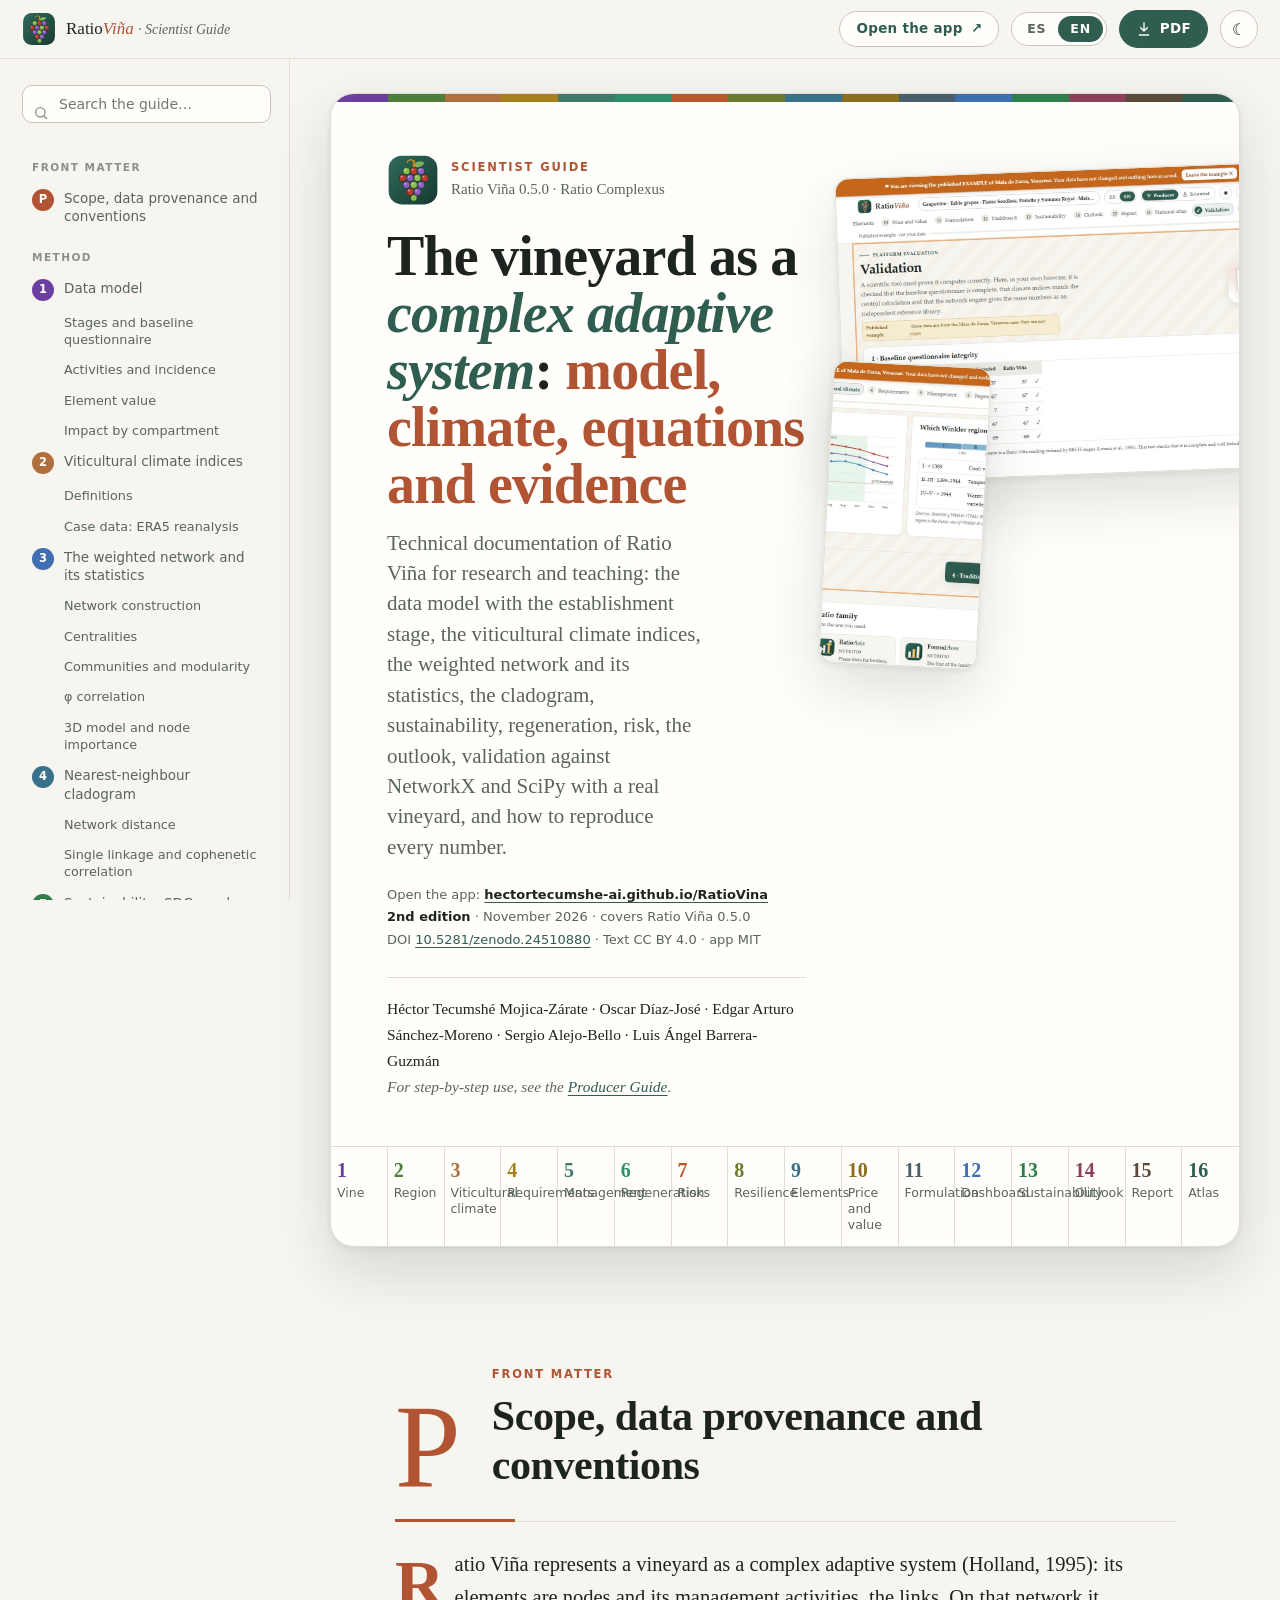
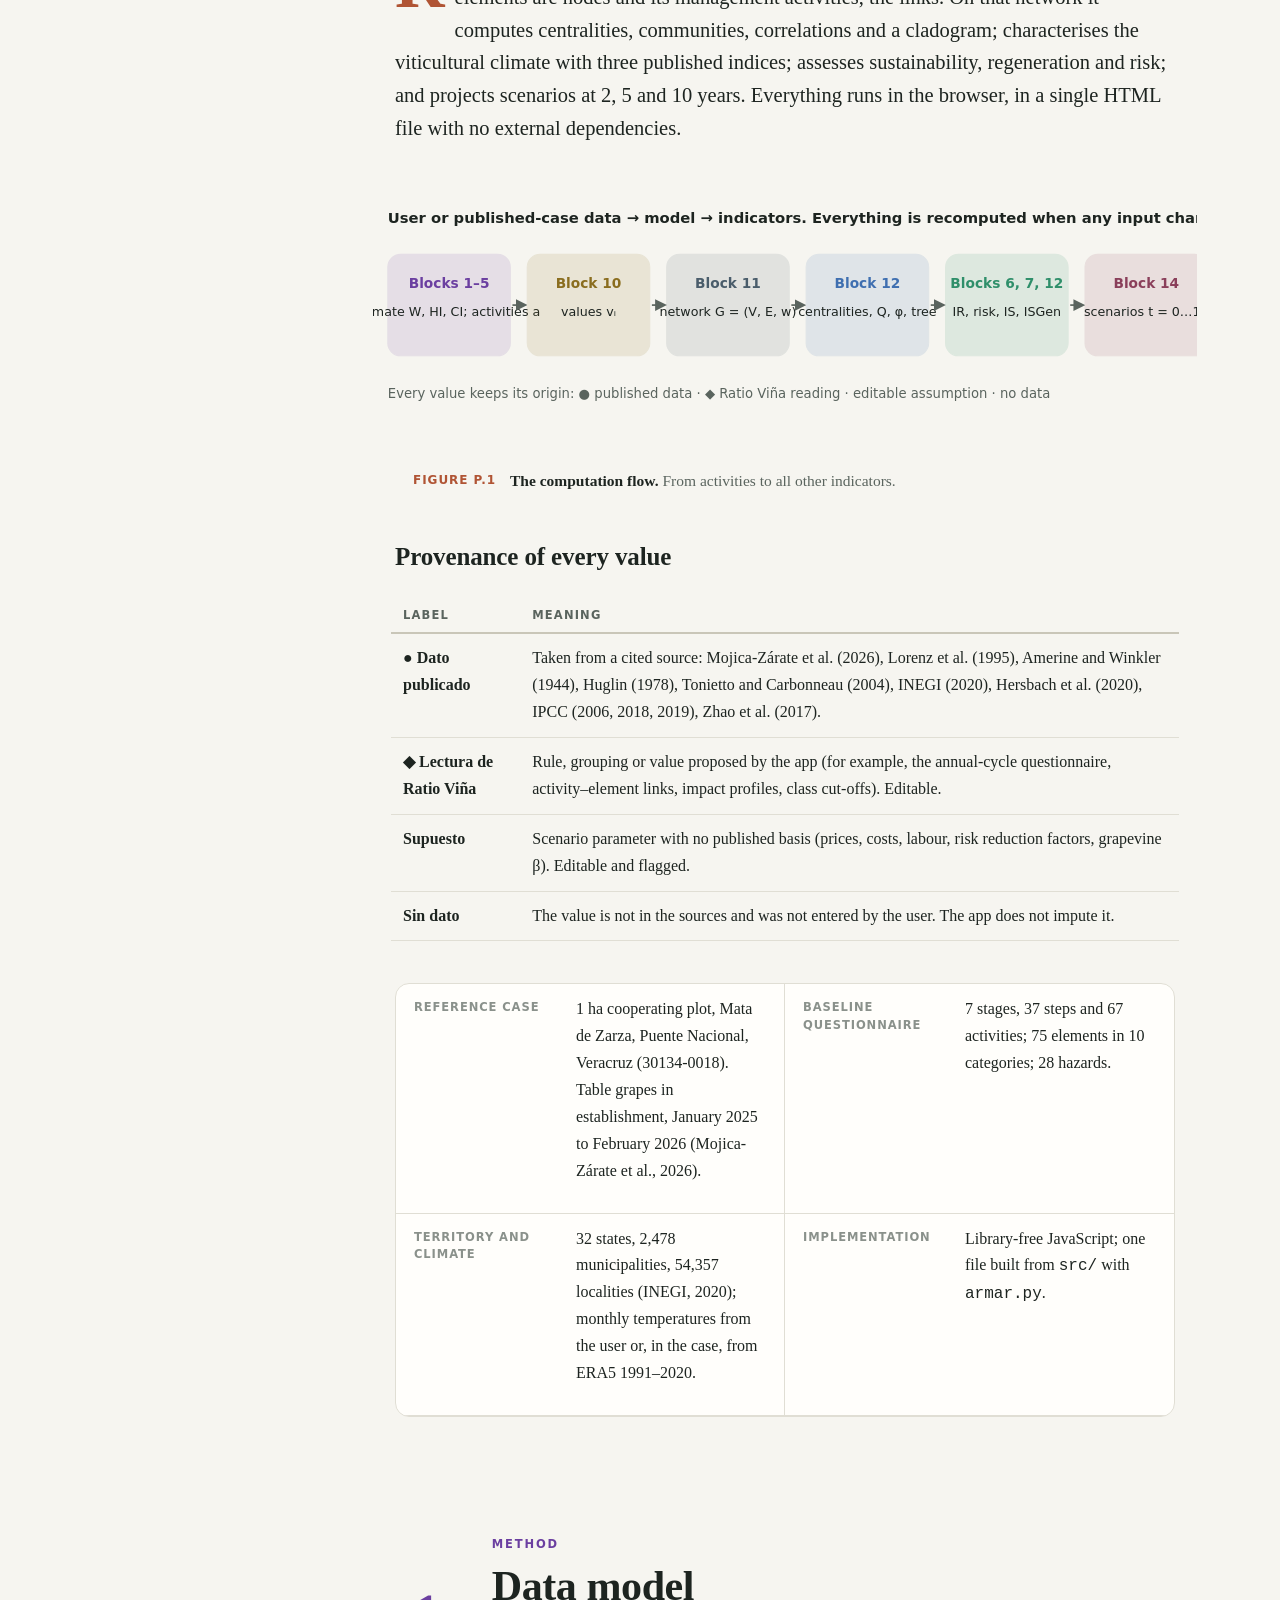
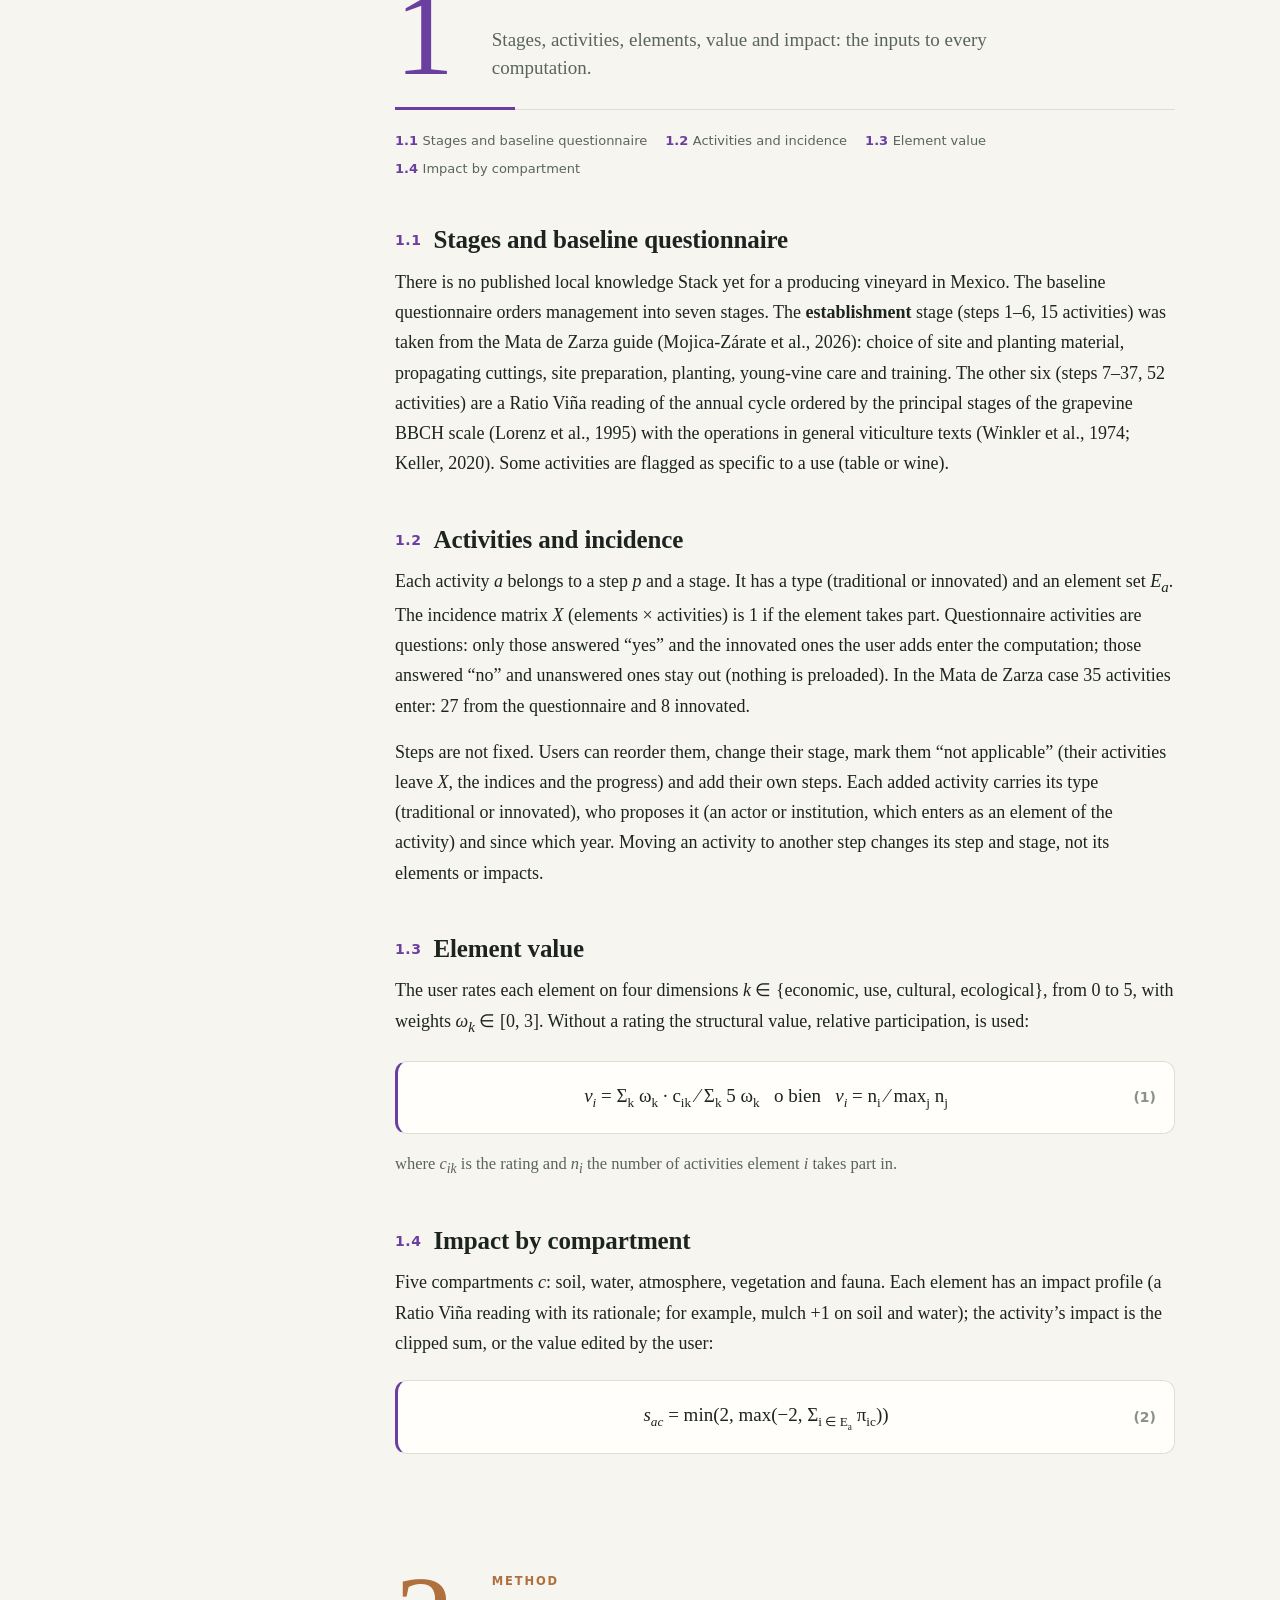
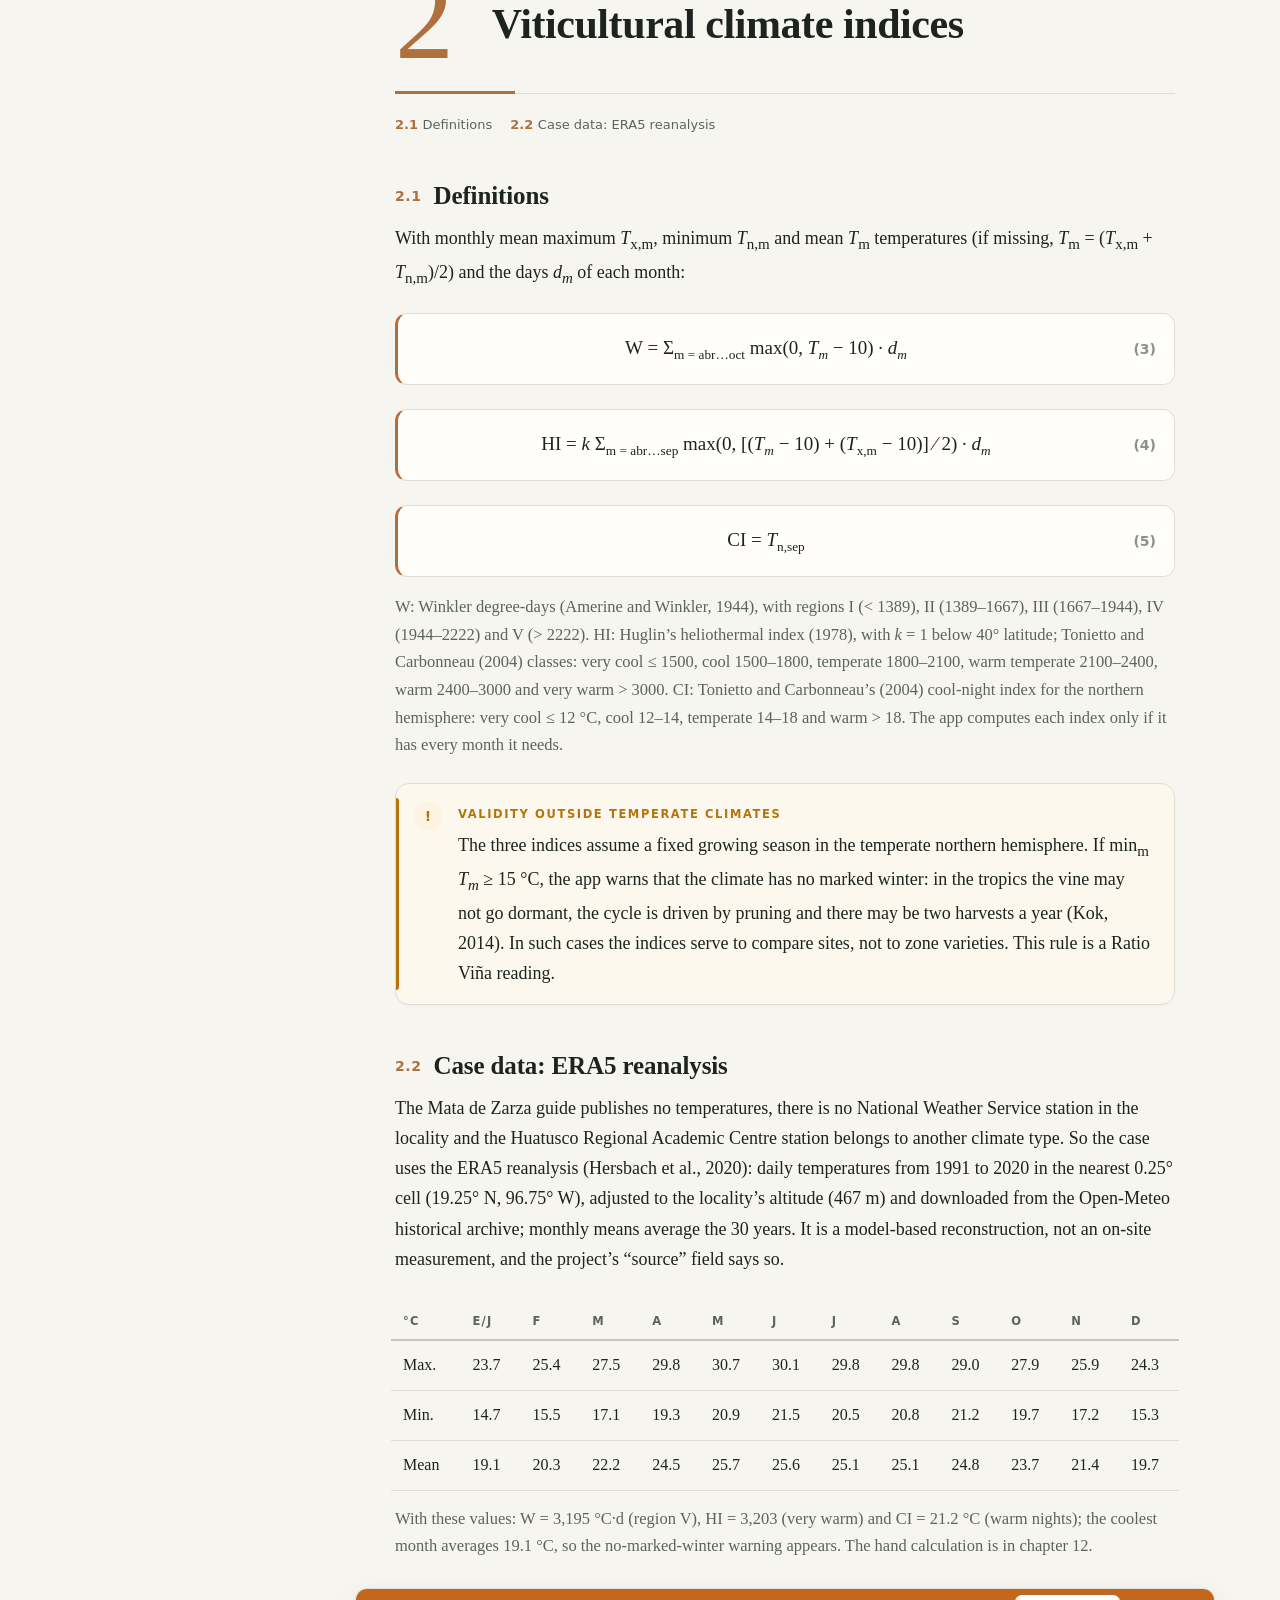
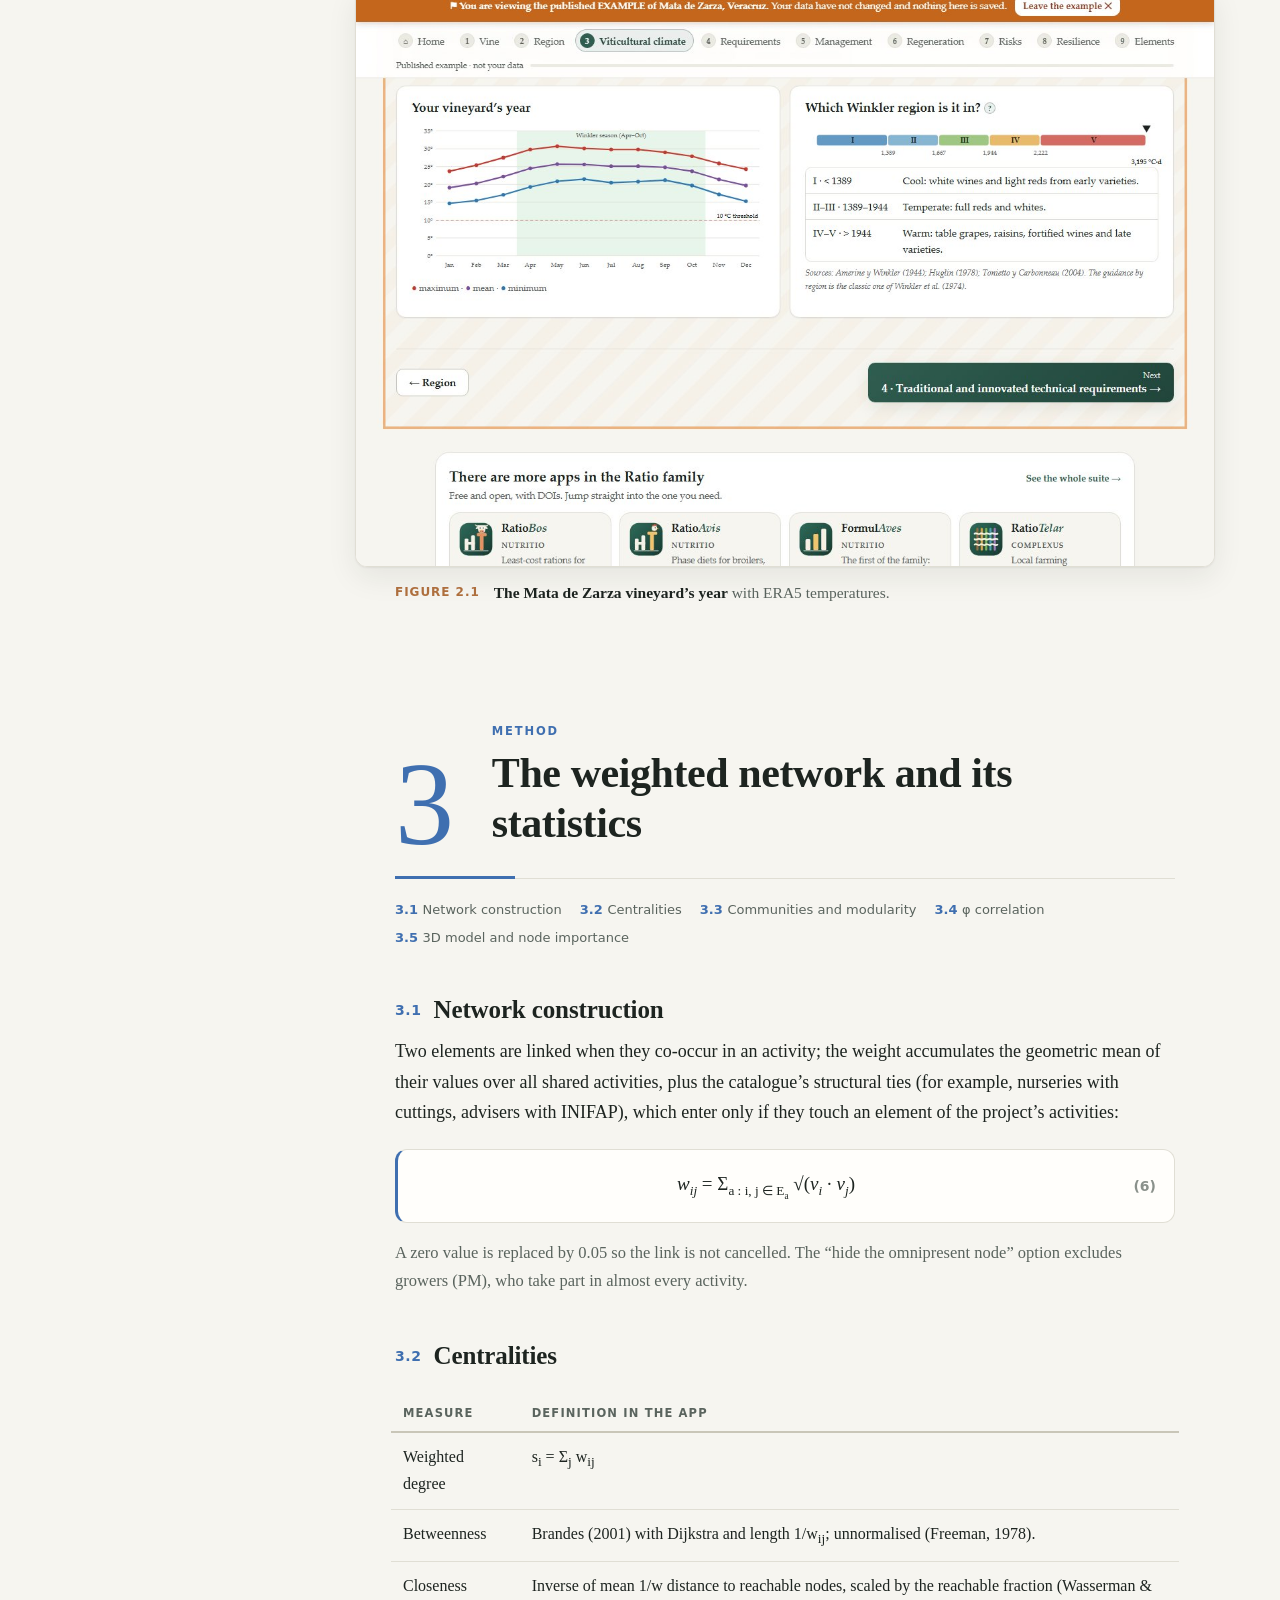
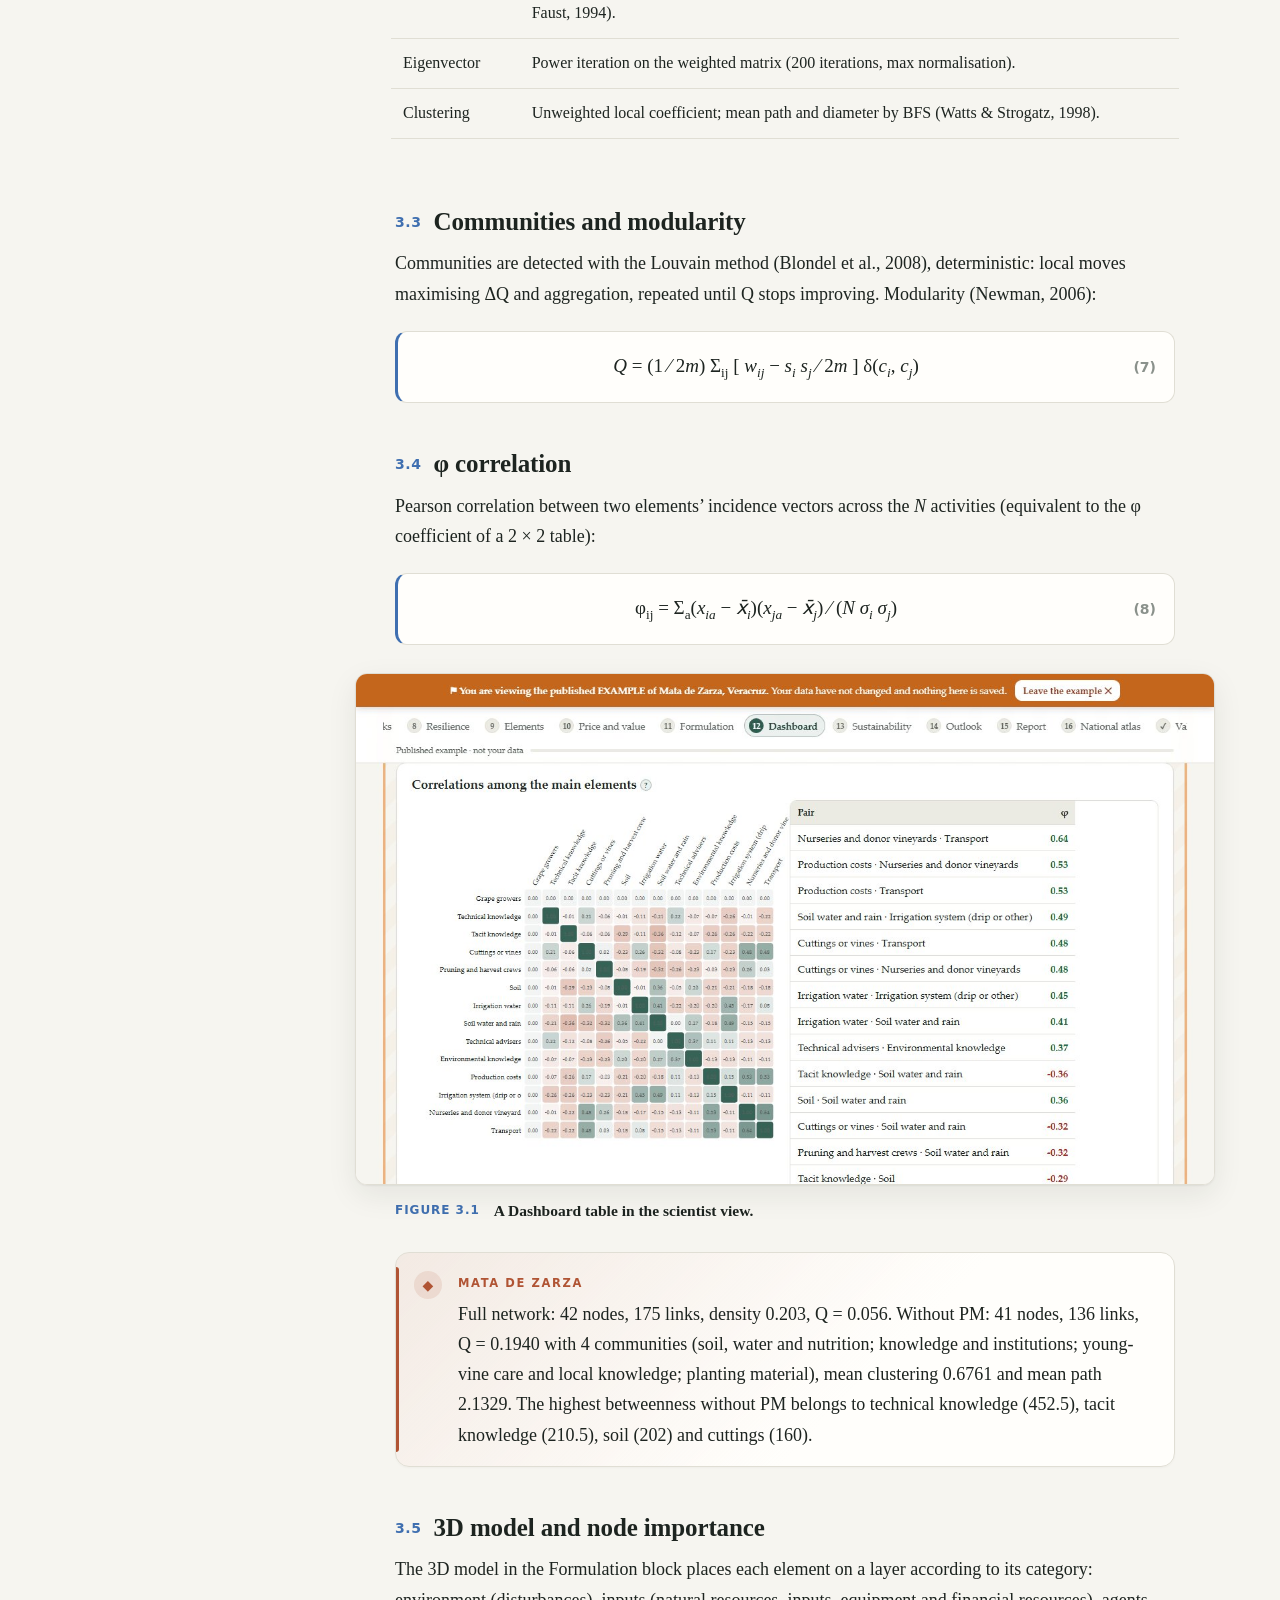
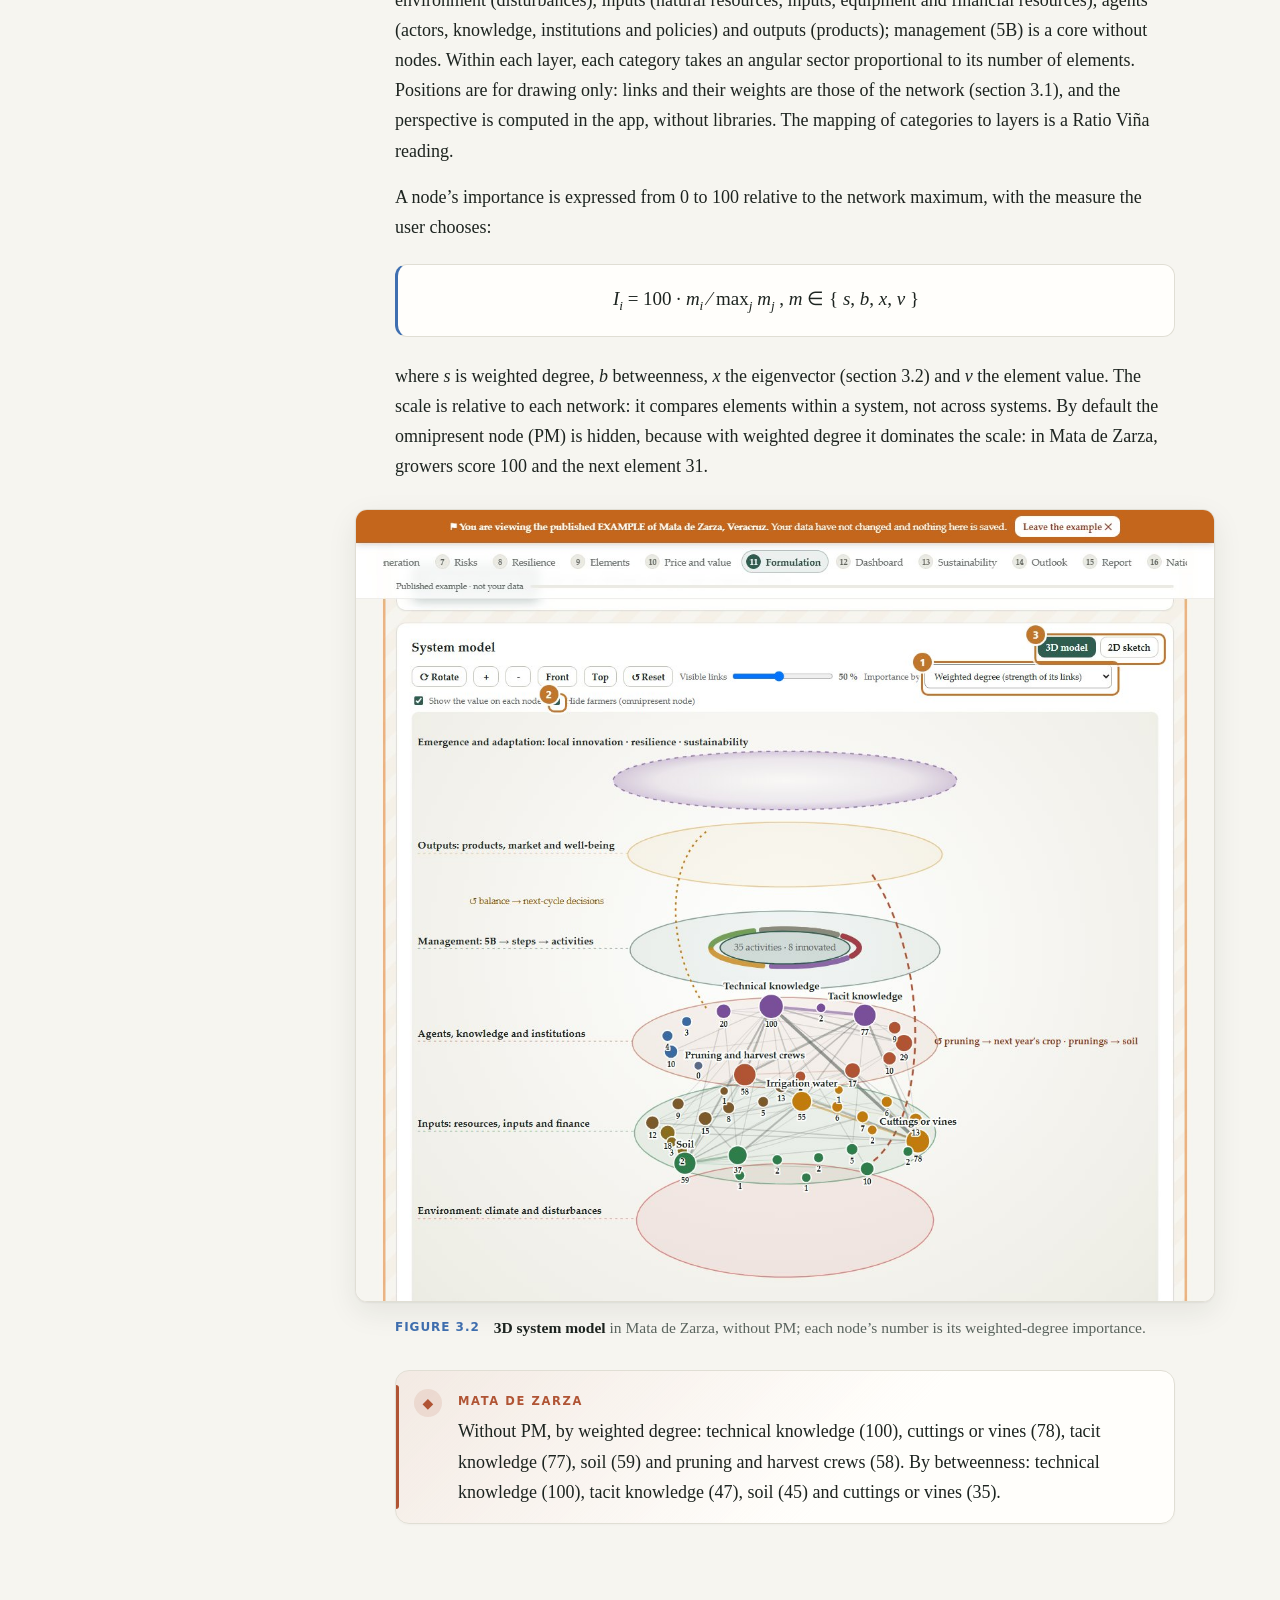
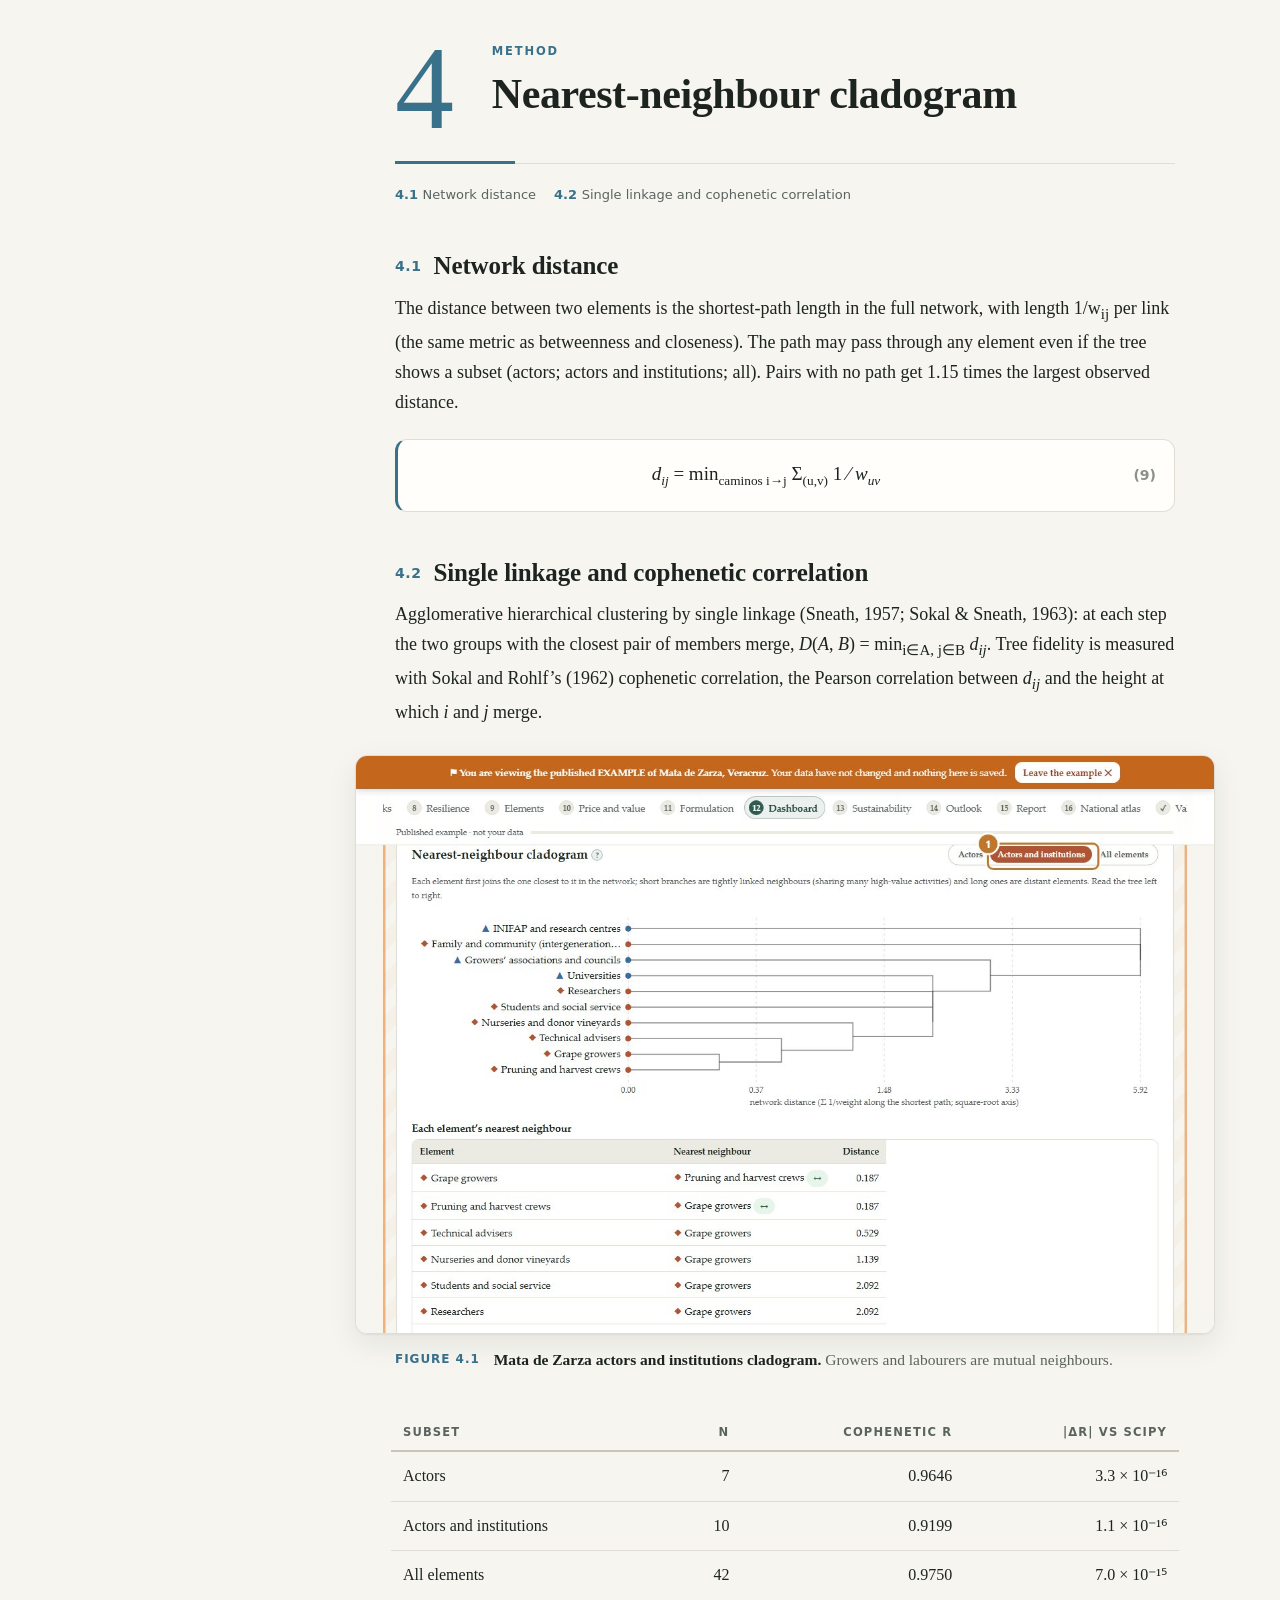
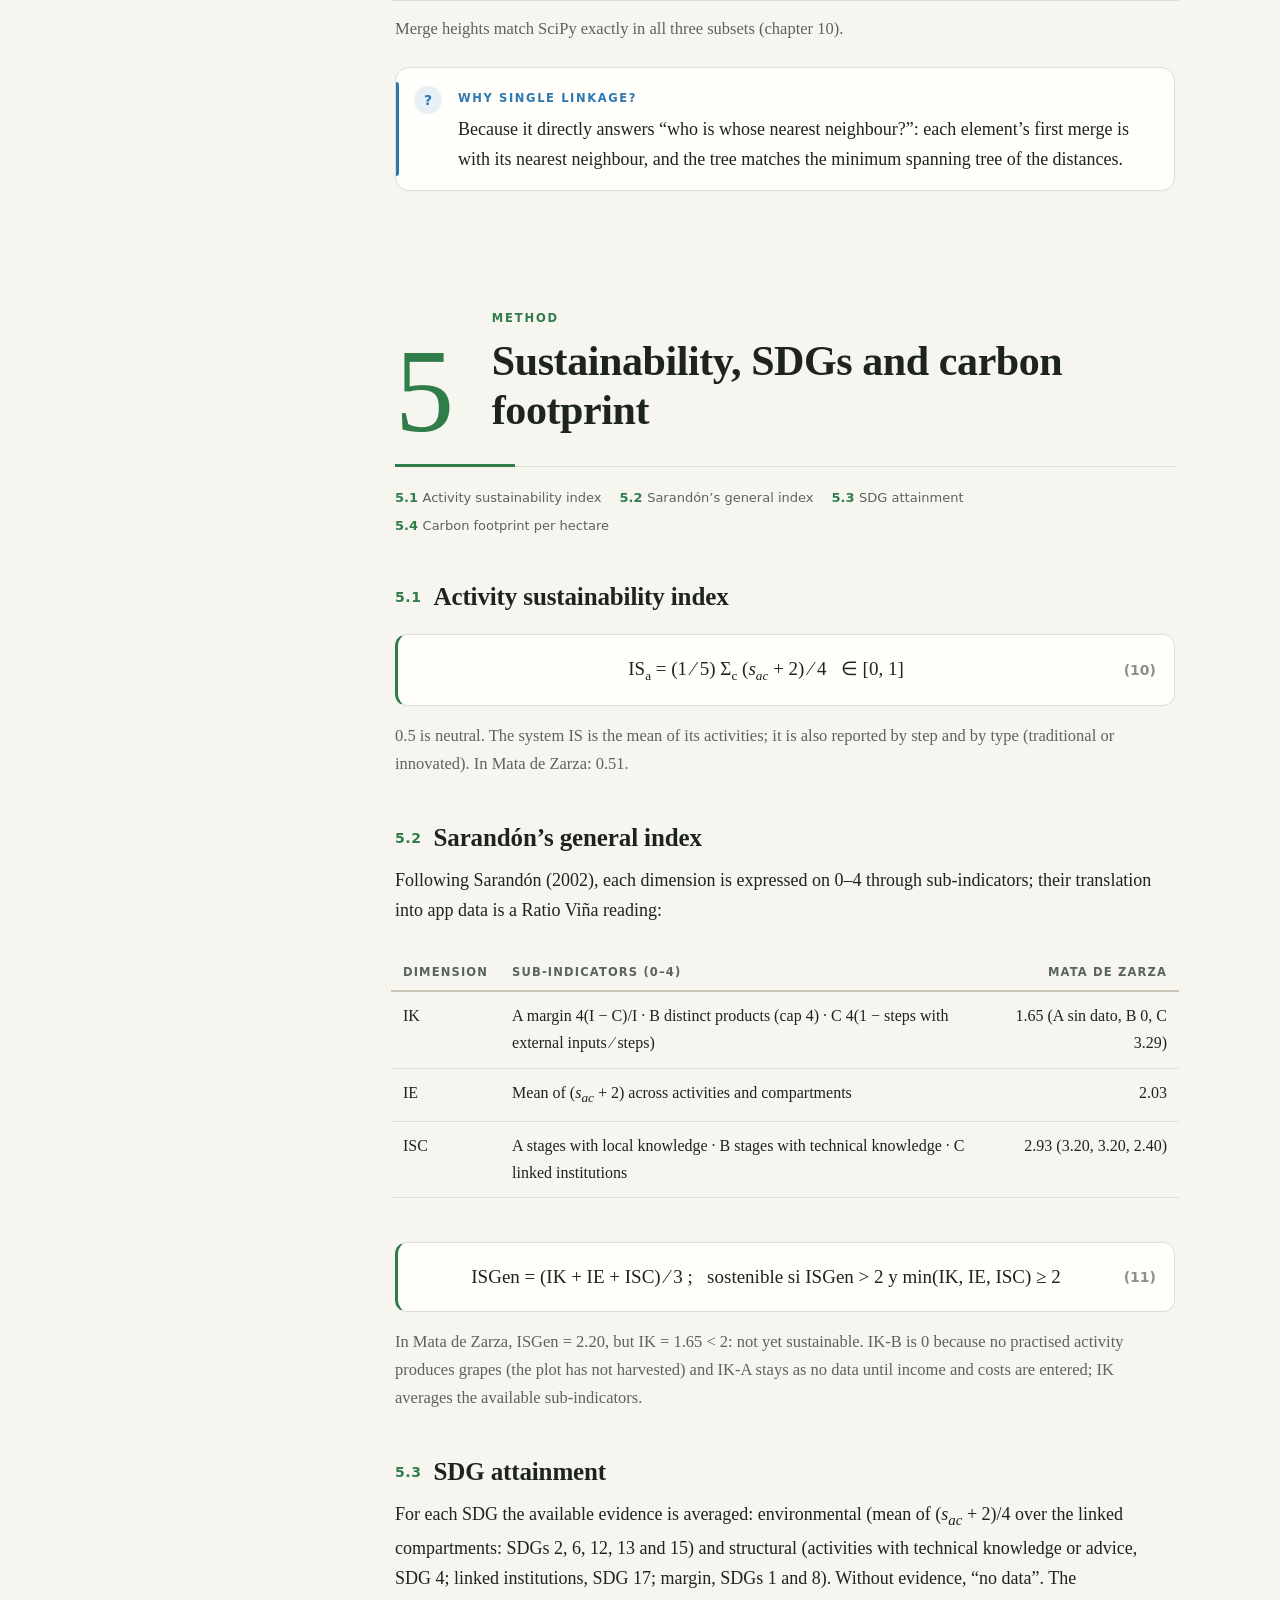
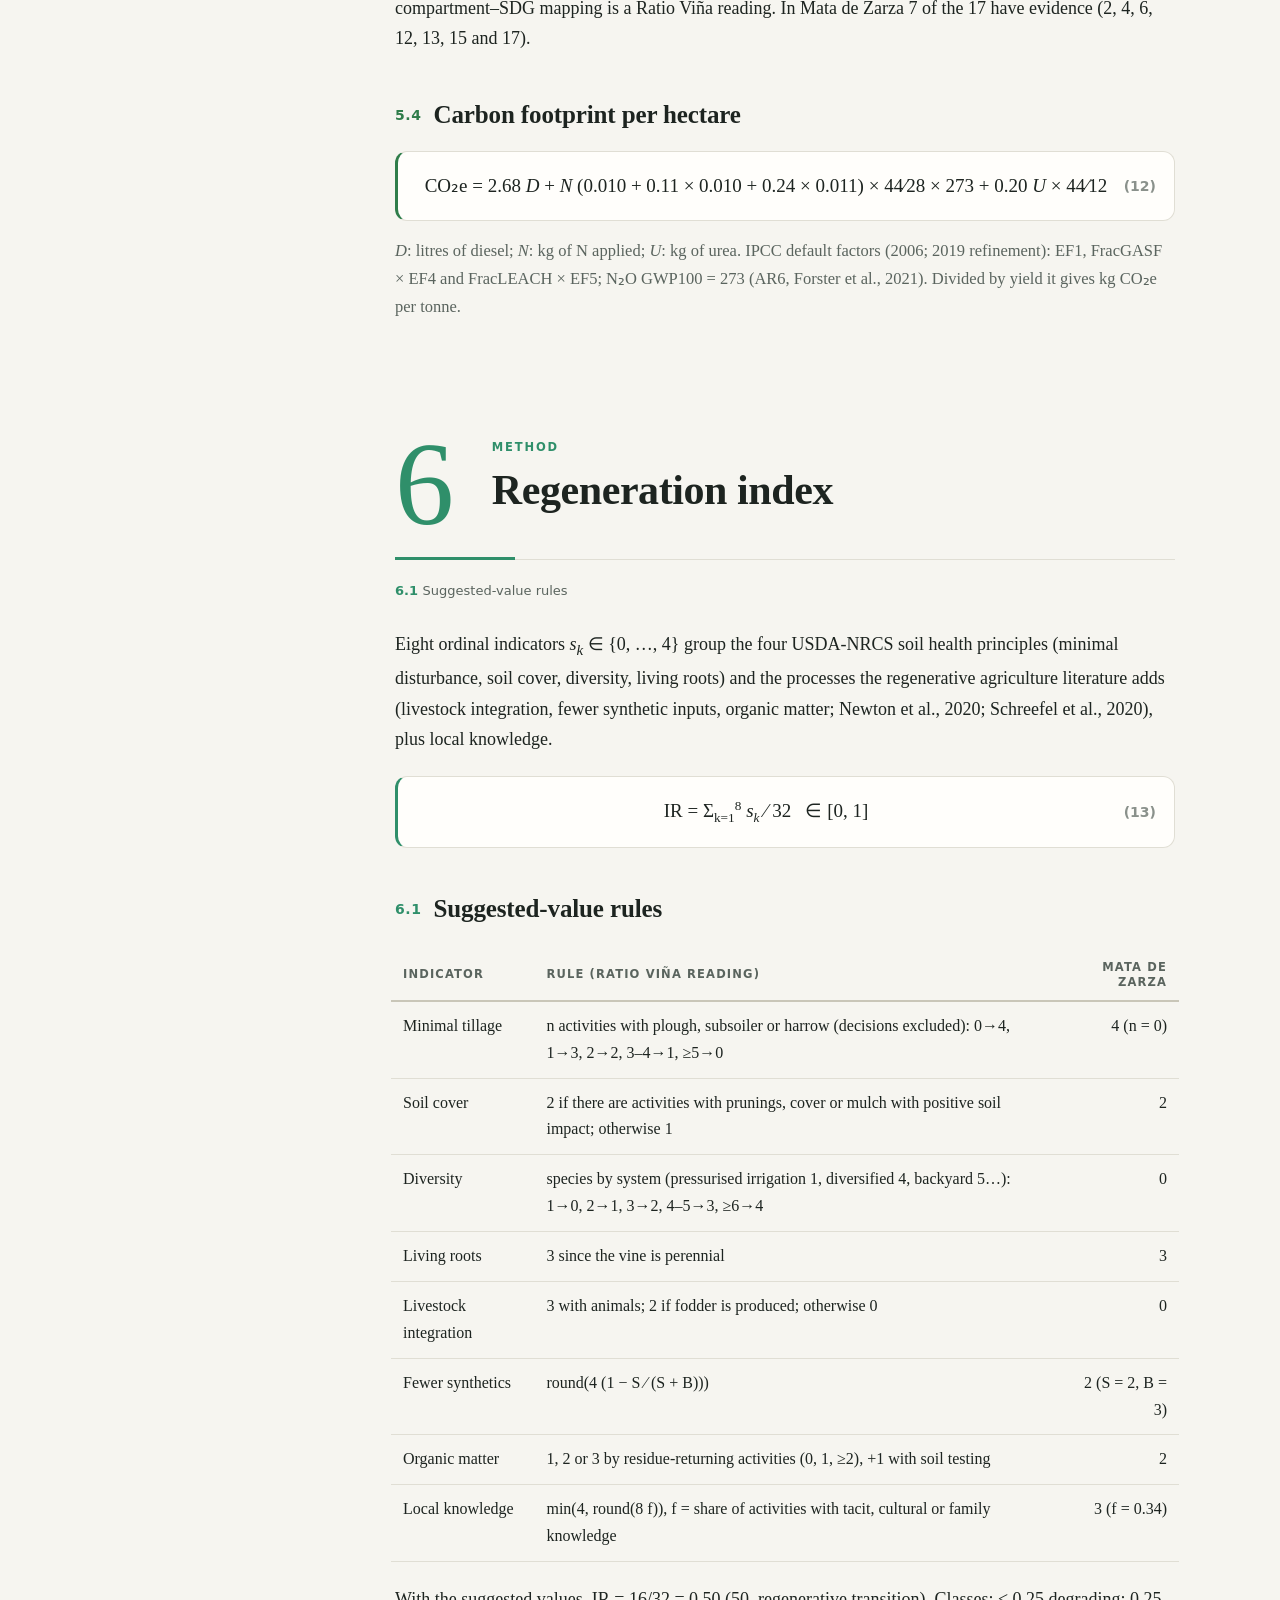
<file: instructivo-cientifico.html>
<!doctype html>
<html lang="es" data-lang="es">
<head>
<meta charset="utf-8">
<meta name="viewport" content="width=device-width, initial-scale=1">
<title>Ratio Viña · Instructivo del Científico</title>
<meta name="description" content="Instructivo del Científico de Ratio Viña: modelo, ecuaciones, validación y reproducibilidad. · Ratio Viña Scientist Guide.">
<link rel="icon" href="logo.svg" type="image/svg+xml">
<style>

/* =====================================================================
   Ratio Viña · Instructivos
   Misma familia visual que la app: serif clásica, verde pino y cobre.
   ===================================================================== */
:root{
  color-scheme: light;
  --bg:#f6f5f0; --paper:#fffefb; --soft:#efede5; --text:#1d2420; --muted:#5a645e; --faint:#8a918b;
  --line:#e0ded4; --line2:#c9c6b8;
  --pri:#2f5d50; --pri-d:#21453b; --pri-s:rgba(47,93,80,.09);
  --acc:#b05434; --acc-d:#8a3a1f; --acc-s:rgba(176,84,52,.12);
  --ok:#2f8f4a; --ok-s:#e9f5ec; --warn:#b5730c; --warn-s:#fcf3e2; --bad:#b8382e; --bad-s:#fbeae8; --info:#2d78b0; --info-s:#e8f1f8;
  --b1:#6b3fa0; --b2:#4f7d3a; --b3:#b0703e; --b4:#a7801c; --b5:#3f7a6a; --b6:#2f8f6a; --b7:#b8562e; --b8:#6a7a2f; --b9:#39718a; --b10:#8a6d1f; --b11:#4a5d6b; --b12:#3f6fb0; --b13:#2f7d4a; --b14:#8a3f5a; --b15:#5a4a3a; --b16:#2f5d50;
  --font:"Palatino Linotype",Palatino,"Book Antiqua","URW Palladio L",P052,"TeX Gyre Pagella",Georgia,serif;
  --sans:"Segoe UI",system-ui,-apple-system,"Helvetica Neue",Arial,sans-serif;
  --shadow:0 1px 2px rgba(30,36,24,.06),0 10px 30px rgba(30,36,24,.08);
  --shadow-lg:0 2px 6px rgba(30,36,24,.08),0 24px 60px rgba(30,36,24,.14);
  --r:14px; --side:290px; --col:780px;
}
@media (prefers-color-scheme: dark){
  :root:not([data-theme="light"]){
    color-scheme: dark;
    --bg:#121614; --paper:#191e1b; --soft:#202622; --text:#e7ebe5; --muted:#a9b2ab; --faint:#7c857e;
    --line:#2c342f; --line2:#3b453f;
    --pri:#8fc2ad; --pri-d:#b5dccb; --pri-s:rgba(143,194,173,.12);
    --acc:#ea926b; --acc-d:#f4b596; --acc-s:rgba(234,146,107,.14);
    --ok:#6cc488; --ok-s:rgba(108,196,136,.12); --warn:#e7b052; --warn-s:rgba(231,176,82,.12); --bad:#ee8a7f; --bad-s:rgba(238,138,127,.12); --info:#78b8e4; --info-s:rgba(120,184,228,.12);
    --b1:#c4a6ea; --b2:#a9cf7e; --b3:#e0a878; --b4:#e3c063; --b5:#8fd1bf; --b6:#86d1a2; --b7:#ec9a72; --b8:#c8d67e; --b9:#86c3dc; --b10:#e0c06e; --b11:#9fb4c2; --b12:#9dbbe8; --b13:#86d1a2; --b14:#e08aa8; --b15:#c9b6a3; --b16:#8fc2ad;
    --shadow:0 1px 2px rgba(0,0,0,.4),0 10px 30px rgba(0,0,0,.35); --shadow-lg:0 2px 6px rgba(0,0,0,.45),0 24px 60px rgba(0,0,0,.5);
  }
}
:root[data-theme="dark"]{
  color-scheme: dark;
  --bg:#121614; --paper:#191e1b; --soft:#202622; --text:#e7ebe5; --muted:#a9b2ab; --faint:#7c857e;
  --line:#2c342f; --line2:#3b453f;
  --pri:#8fc2ad; --pri-d:#b5dccb; --pri-s:rgba(143,194,173,.12);
  --acc:#ea926b; --acc-d:#f4b596; --acc-s:rgba(234,146,107,.14);
  --ok:#6cc488; --ok-s:rgba(108,196,136,.12); --warn:#e7b052; --warn-s:rgba(231,176,82,.12); --bad:#ee8a7f; --bad-s:rgba(238,138,127,.12); --info:#78b8e4; --info-s:rgba(120,184,228,.12);
  --b1:#c4a6ea; --b2:#a9cf7e; --b3:#e0a878; --b4:#e3c063; --b5:#8fd1bf; --b6:#86d1a2; --b7:#ec9a72; --b8:#c8d67e; --b9:#86c3dc; --b10:#e0c06e; --b11:#9fb4c2; --b12:#9dbbe8; --b13:#86d1a2; --b14:#e08aa8; --b15:#c9b6a3; --b16:#8fc2ad;
  --shadow:0 1px 2px rgba(0,0,0,.4),0 10px 30px rgba(0,0,0,.35); --shadow-lg:0 2px 6px rgba(0,0,0,.45),0 24px 60px rgba(0,0,0,.5);
}

/* ---------- idioma: solo se ve el activo ---------- */
html[data-lang="es"] [lang="en"]:not(html), html[data-lang="en"] [lang="es"]:not(html){display:none!important}

*{box-sizing:border-box}
html,body{overflow-x:clip}
html{scroll-behavior:smooth;scroll-padding-top:84px}
body{margin:0;background:var(--bg);color:var(--text);font-family:var(--font);font-size:18px;line-height:1.68;
  -webkit-font-smoothing:antialiased;text-rendering:optimizeLegibility;font-variant-numeric:lining-nums proportional-nums}
img{max-width:100%;display:block}
a{color:var(--pri);text-decoration-thickness:1px;text-underline-offset:3px}
b,strong{font-weight:700}
h1,h2,h3,h4{font-weight:700;line-height:1.18;color:var(--text);font-variant-numeric:lining-nums}
table,.num,.kpi b,figure figcaption .fn{font-variant-numeric:lining-nums tabular-nums}
.sc{font-variant:small-caps;letter-spacing:.06em}
.eyebrow{font-family:var(--sans);font-size:11.5px;font-weight:700;letter-spacing:.16em;text-transform:uppercase;color:var(--acc)}

/* ---------- barra superior ---------- */
.top{position:sticky;top:0;z-index:50;display:flex;align-items:center;gap:12px;padding:10px 22px;
  background:color-mix(in srgb,var(--bg) 86%,transparent);backdrop-filter:saturate(1.4) blur(12px);-webkit-backdrop-filter:saturate(1.4) blur(12px);border-bottom:1px solid var(--line)}
.top .brand{display:flex;align-items:center;gap:10px;text-decoration:none;color:var(--text);min-width:0}
.top .brand img{width:34px;height:34px;border-radius:9px;flex:none}
.top .brand span{font-size:17px;white-space:nowrap;overflow:hidden;text-overflow:ellipsis}
.top .brand i{color:var(--acc)}
.top .brand small{color:var(--muted);font-style:italic;font-size:14px}
.top .sp{flex:1}
.seg{display:inline-flex;border:1px solid var(--line2);border-radius:999px;padding:3px;background:var(--paper)}
.seg button{border:0;background:none;font:700 12.5px/1 var(--sans);letter-spacing:.06em;color:var(--muted);padding:7px 12px;border-radius:999px;cursor:pointer}
.seg button.on{background:var(--pri);color:var(--paper)}
:root[data-theme="dark"] .seg button.on{color:#10221b}
.ib{display:inline-grid;place-items:center;width:38px;height:38px;border-radius:50%;border:1px solid var(--line2);background:var(--paper);color:var(--text);cursor:pointer;font-size:16px;text-decoration:none}
.btn{display:inline-flex;align-items:center;gap:8px;border:1px solid var(--pri);background:var(--pri);color:var(--paper);font:700 13.5px/1 var(--sans);letter-spacing:.02em;padding:10px 16px;border-radius:999px;cursor:pointer;text-decoration:none}
.btn.ghost{background:var(--paper);color:var(--pri);border-color:var(--line2)}
.btn svg{width:16px;height:16px}
#leido{position:absolute;left:0;bottom:-1px;height:2px;width:0;background:linear-gradient(90deg,var(--pri),var(--acc))}
#menuBtn{display:none}

/* ---------- maqueta ---------- */
.layout{display:grid;grid-template-columns:var(--side) minmax(0,1fr);max-width:1320px;margin:0 auto}
aside.toc{position:sticky;top:59px;align-self:start;height:calc(100vh - 59px);overflow:auto;padding:26px 18px 40px 22px;border-right:1px solid var(--line);font-family:var(--sans);font-size:13.5px}
.search{position:relative;margin-bottom:18px}
.search input{width:100%;padding:10px 12px 10px 36px;border:1px solid var(--line2);border-radius:10px;background:var(--paper);color:var(--text);font:14px var(--sans)}
.search svg{position:absolute;left:11px;top:50%;width:16px;height:16px;transform:translateY(-50%);color:var(--faint)}
.search .hits{font-size:12px;color:var(--muted);margin:6px 2px 0;min-height:1em}
.toc ol{list-style:none;margin:0;padding:0}
.toc li{margin:1px 0}
.toc a{display:flex;gap:10px;align-items:baseline;padding:6px 10px;border-radius:8px;color:var(--muted);text-decoration:none;line-height:1.35}
.toc a:hover{background:var(--soft);color:var(--text)}
.toc a.act{background:var(--pri-s);color:var(--text);font-weight:600}
.toc .n{flex:none;display:inline-grid;place-items:center;width:22px;height:22px;border-radius:50%;font-size:11.5px;font-weight:700;color:#fff;background:var(--c,var(--faint))}
:root[data-theme="dark"] .toc .n{color:#111}
.toc .sub a{padding-left:42px;font-size:12.8px}
.toc .sub a.act{font-weight:600}
.toc .grp{margin:18px 10px 6px;font-size:10.5px;font-weight:700;letter-spacing:.14em;text-transform:uppercase;color:var(--faint)}
.toc li.hide{display:none}

main{min-width:0;padding:0 40px 120px}
.doc{max-width:var(--col);margin:0 auto}

/* ---------- portada ---------- */
.cover{position:relative;margin:34px auto 30px;max-width:1040px;border-radius:24px;overflow:hidden;background:var(--paper);box-shadow:var(--shadow-lg);border:1px solid var(--line)}
.cover .band{display:flex;height:8px}.cover .band i{flex:1}
.cover .in{display:grid;grid-template-columns:1.1fr .9fr;gap:34px;padding:52px 56px 46px}
.cover .kick{display:flex;align-items:center;gap:12px;margin-bottom:22px}
.cover .kick img{width:52px;height:52px;border-radius:13px}
.cover h1{font-size:clamp(38px,4.6vw,56px);margin:0 0 6px;letter-spacing:-.015em;line-height:1.02}
.cover h1 em{font-style:italic;color:var(--pri);font-weight:600}
.cover h1 .a{color:var(--acc)}
.cover .sub{font-size:21px;color:var(--muted);margin:14px 0 22px;max-width:30ch;line-height:1.45}
.cover .meta{font-family:var(--sans);font-size:13px;color:var(--muted);line-height:1.7}
.cover .meta b{color:var(--text)}
.cover .who{margin-top:26px;padding-top:18px;border-top:1px solid var(--line);font-size:15.5px}
.cover .who span{color:var(--muted);font-style:italic}
.cover .art{position:relative;min-height:380px}
.cover .art .frame{position:absolute;right:-110px;top:16px;width:calc(100% + 110px);border-radius:14px;overflow:hidden;box-shadow:var(--shadow-lg);border:1px solid var(--line);transform:rotate(-2.2deg)}
.cover .art .frame.b{top:210px;right:auto;left:-14px;width:46%;transform:rotate(3deg)}
.cover .steps{display:grid;grid-template-columns:repeat(16,minmax(0,1fr));border-top:1px solid var(--line);font-family:var(--sans)}
.cover .steps div{padding:10px 6px 12px;border-right:1px solid var(--line);font-size:12.5px;color:var(--muted);line-height:1.3}
.cover .steps div:last-child{border-right:0}
.cover .steps b{display:block;font-size:20px;font-family:var(--font);color:var(--c);margin-bottom:2px}

/* ---------- capítulos ---------- */
.chap{position:relative;margin-top:80px;padding-top:4px}
.chap-head{position:relative;display:grid;grid-template-columns:auto 1fr;gap:4px 26px;align-items:end;padding:34px 0 26px;margin-bottom:26px;border-bottom:1px solid var(--line)}
.chap-head .big{grid-row:span 3;font-size:118px;line-height:.8;font-weight:400;color:var(--c);font-variant-numeric:lining-nums;letter-spacing:-.04em}
.chap-head .eyebrow{color:var(--c)}
.chap-head h2{font-size:clamp(30px,3.6vw,42px);margin:4px 0 0;letter-spacing:-.01em;padding-right:76px}
.chap-head p{grid-column:2;margin:10px 0 0;color:var(--muted);font-size:19px;line-height:1.5;max-width:56ch}
.chap-head .rule{position:absolute;left:0;bottom:-1px;width:120px;height:3px;background:var(--c)}
.chap-head .ico{position:absolute;right:0;top:20px;width:64px;height:64px;color:var(--c);opacity:.9}
.inchap{display:flex;flex-wrap:wrap;gap:6px 18px;margin:-6px 0 28px;font-family:var(--sans);font-size:13px}
.inchap a{color:var(--muted);text-decoration:none}
.inchap a::before{content:attr(data-n)" ";color:var(--c);font-weight:700}
.inchap a:hover{color:var(--text)}

h3{font-size:25px;margin:46px 0 12px;letter-spacing:-.005em;scroll-margin-top:84px}
h3 .sn{font-family:var(--sans);font-size:14px;font-weight:700;color:var(--c,var(--acc));margin-right:12px;vertical-align:3px;letter-spacing:.04em}
h4{font-size:19px;margin:28px 0 8px}
p{margin:0 0 16px}
.lead{font-size:20.5px;line-height:1.6;color:var(--text)}
.lead::first-letter{float:left;font-size:3.35em;line-height:.9;padding:6px 10px 0 0;color:var(--c,var(--pri));font-weight:600}
ul,ol{padding-left:24px;margin:0 0 18px}
li{margin:5px 0}
li::marker{color:var(--c,var(--acc))}
kbd,.ui{font-family:var(--sans);font-size:.78em;font-weight:700;letter-spacing:.01em;white-space:nowrap;padding:3px 9px 3px;border-radius:7px;border:1px solid var(--line2);border-bottom-width:2px;background:var(--paper);color:var(--text);vertical-align:1px}
.ui.pri{background:var(--pri);border-color:var(--pri-d);color:var(--paper)}
.path{font-family:var(--sans);font-size:.8em;font-weight:600;color:var(--pri);white-space:nowrap}
.path i{font-style:normal;color:var(--faint);margin:0 5px}
.val{font-family:var(--sans);font-size:.84em;font-weight:600;background:var(--soft);padding:1px 7px;border-radius:5px;white-space:nowrap}

/* ---------- recuadros ---------- */
.box{position:relative;margin:24px 0;padding:18px 22px 16px 62px;border-radius:var(--r);background:var(--paper);border:1px solid var(--line);box-shadow:0 1px 2px rgba(0,0,0,.03)}
.box::before{content:"";position:absolute;left:0;top:14px;bottom:14px;width:3px;border-radius:0 3px 3px 0;background:var(--k)}
.box .bi{position:absolute;left:18px;top:18px;width:28px;height:28px;border-radius:50%;display:grid;place-items:center;background:var(--ks);color:var(--k);font:700 14px/1 var(--sans)}
.box .bt{display:block;font:700 11.5px/1.2 var(--sans);letter-spacing:.14em;text-transform:uppercase;color:var(--k);margin:6px 0 8px}
.box p:last-child,.box ul:last-child,.box ol:last-child{margin-bottom:0}
.box.tip{--k:var(--pri);--ks:var(--pri-s)}
.box.warn{--k:var(--warn);--ks:var(--warn-s);background:color-mix(in srgb,var(--warn-s) 55%,var(--paper))}
.box.why{--k:var(--info);--ks:var(--info-s)}
.box.farm{--k:var(--acc);--ks:var(--acc-s);background:linear-gradient(135deg,color-mix(in srgb,var(--acc-s) 70%,var(--paper)),var(--paper) 60%)}
.box.rule{--k:var(--ok);--ks:var(--ok-s)}
.box.rule table{margin:6px 0 2px}
.box.rule td:first-child{min-width:200px}

/* ---------- reglas de decisión ---------- */
table{width:100%;border-collapse:collapse;margin:14px 0 22px;font-size:16px}
th{font:700 11.5px/1.3 var(--sans);letter-spacing:.1em;text-transform:uppercase;color:var(--muted);text-align:left;padding:10px 12px;border-bottom:2px solid var(--line2)}
td{padding:11px 12px;border-bottom:1px solid var(--line);vertical-align:top}
td.r,th.r{text-align:right}
tr.hl td{background:var(--acc-s)}
.tbl{overflow-x:auto;margin:0 -4px}
.dot{display:inline-block;width:10px;height:10px;border-radius:50%;margin-right:8px;vertical-align:1px;background:var(--k)}
.dot.ok{--k:var(--ok)} .dot.warn{--k:var(--warn)} .dot.bad{--k:var(--bad)} .dot.info{--k:var(--info)}
.badge{display:inline-block;font:700 12px/1 var(--sans);padding:5px 10px;border-radius:999px;white-space:nowrap}
.badge.ok{background:var(--ok-s);color:var(--ok)} .badge.warn{background:var(--warn-s);color:var(--warn)} .badge.info{background:var(--info-s);color:var(--info)} .badge.acc{background:var(--acc-s);color:var(--acc-d)} .badge.pri{background:var(--pri-s);color:var(--pri)}

/* ---------- figuras con marcas ---------- */
figure{margin:28px -40px 30px;padding:0}
figure.narrow{margin-left:0;margin-right:0}
.shot{position:relative;border-radius:12px;overflow:hidden;border:1px solid var(--line);box-shadow:var(--shadow);background:var(--paper);cursor:zoom-in}
.shot img{width:100%;height:auto}
.mk{position:absolute;pointer-events:none}
.mk .ring{position:absolute;inset:-5px;border:2.5px solid var(--acc);border-radius:10px;box-shadow:0 0 0 4px color-mix(in srgb,var(--acc) 18%,transparent)}
.mk .num{position:absolute;left:-14px;top:-14px;width:28px;height:28px;border-radius:50%;background:var(--acc);color:#fff;font:700 14px/28px var(--sans);text-align:center;box-shadow:0 2px 6px rgba(0,0,0,.25);border:2px solid #fff}
.mk.dotonly .ring{display:none}
figcaption{display:grid;grid-template-columns:auto 1fr;gap:4px 14px;margin:14px 40px 0;font-size:15.5px;color:var(--muted);line-height:1.5}
figure.narrow figcaption{margin-left:0;margin-right:0}
figcaption .fn{font:700 12px/1.6 var(--sans);letter-spacing:.08em;text-transform:uppercase;color:var(--c,var(--acc));white-space:nowrap;padding-top:2px}
figcaption b{color:var(--text)}
.legend{list-style:none;counter-reset:lg;margin:14px 40px 0;padding:0;display:grid;grid-template-columns:repeat(auto-fit,minmax(260px,1fr));gap:10px 22px;font-size:16px}
figure.narrow .legend{margin-left:0;margin-right:0}
.legend li{counter-increment:lg;display:grid;grid-template-columns:28px 1fr;gap:12px;margin:0;align-items:start}
.legend li::before{content:counter(lg);display:grid;place-items:center;width:26px;height:26px;border-radius:50%;background:var(--acc);color:#fff;font:700 13px/1 var(--sans);margin-top:1px}
.legend li::marker{content:none}
.pair{display:grid;grid-template-columns:1.7fr 1fr;gap:22px;align-items:start;margin:28px -40px}
.pair figure{margin:0}
.pair figcaption{margin:12px 0 0}
.phone{border-radius:28px;padding:10px;background:#1b1f1c;box-shadow:var(--shadow-lg);max-width:290px;margin:0 auto}
.phone .shot{border-radius:20px;border:0}

/* ---------- tarjetas de datos ---------- */
.kpis{display:grid;grid-template-columns:repeat(4,1fr);gap:12px;margin:18px 0 24px}
.kpi{background:var(--paper);border:1px solid var(--line);border-radius:12px;padding:14px 16px}
.kpi span{display:block;font:600 11.5px/1.3 var(--sans);letter-spacing:.06em;text-transform:uppercase;color:var(--muted)}
.kpi b{display:block;font-size:26px;color:var(--pri-d);margin-top:4px;line-height:1.1}
.kpi small{color:var(--muted);font-size:13.5px}
.case{display:grid;grid-template-columns:repeat(3,1fr);gap:0;border:1px solid var(--line);border-radius:var(--r);overflow:hidden;background:var(--paper);margin:20px 0 26px}
.case div{padding:14px 18px;border-right:1px solid var(--line);border-bottom:1px solid var(--line)}
.case div:nth-child(3n){border-right:0}
.case div:nth-last-child(-n+3){border-bottom:0}
.case span{display:block;font:600 11px/1.3 var(--sans);letter-spacing:.1em;text-transform:uppercase;color:var(--faint)}
.case b{font-size:19px}

/* ---------- flujo de 8 pasos ---------- */
.flow{display:grid;grid-template-columns:repeat(4,1fr);gap:12px;margin:22px 0 28px;counter-reset:f}
.flow a{position:relative;display:block;padding:16px 16px 14px;border-radius:12px;background:var(--paper);border:1px solid var(--line);text-decoration:none;color:var(--text);transition:transform .15s,box-shadow .15s}
.flow a:hover{transform:translateY(-2px);box-shadow:var(--shadow)}
.flow a::before{content:"";position:absolute;left:0;right:0;top:0;height:4px;border-radius:12px 12px 0 0;background:var(--c)}
.flow b{display:block;font-size:17px}
.flow .k{font:700 11px/1 var(--sans);letter-spacing:.12em;color:var(--c);text-transform:uppercase}
.flow small{display:block;color:var(--muted);font-size:14px;line-height:1.4;margin-top:4px}
.flow .t{position:absolute;right:12px;top:14px;font:600 11px/1 var(--sans);color:var(--faint)}

/* ---------- comparación antes/después ---------- */
.versus{display:grid;grid-template-columns:1fr auto 1fr;gap:14px;align-items:center;margin:22px 0}
.versus .s{border:1px solid var(--line);border-radius:12px;padding:16px 18px;background:var(--paper)}
.versus .s span{font:600 11.5px/1.3 var(--sans);letter-spacing:.08em;text-transform:uppercase;color:var(--muted)}
.versus .s b{display:block;font-size:28px;line-height:1.2;margin-top:4px}
.versus .s.win{border-color:var(--ok);background:color-mix(in srgb,var(--ok-s) 60%,var(--paper))}
.versus .s.win b{color:var(--ok)}
.versus .arrow{font-size:28px;color:var(--faint)}

/* ---------- diagrama de decisión ---------- */
.dtree{margin:24px 0 30px;padding:22px;border-radius:var(--r);background:var(--paper);border:1px solid var(--line)}
.dtree .q{font-weight:700;font-size:17.5px;margin-bottom:12px}
.dtree ol{list-style:none;padding:0;margin:0;display:grid;gap:10px;counter-reset:d}
.dtree li{counter-increment:d;display:grid;grid-template-columns:34px 1fr;gap:12px;margin:0;padding:12px 14px;border-radius:10px;background:var(--soft)}
.dtree li::before{content:counter(d);display:grid;place-items:center;width:30px;height:30px;border-radius:8px;background:var(--c,var(--acc));color:#fff;font:700 14px/1 var(--sans)}
.dtree li b{display:block}
.dtree li span{color:var(--muted);font-size:16px}

/* ---------- checklist ---------- */
.check{list-style:none;padding:0}
.check li{position:relative;padding-left:34px;margin:10px 0}
.check li::before{content:"";position:absolute;left:0;top:4px;width:20px;height:20px;border:2px solid var(--line2);border-radius:5px;background:var(--paper)}

/* ---------- FAQ ---------- */
details{border:1px solid var(--line);border-radius:12px;background:var(--paper);margin:10px 0;padding:0 18px}
summary{cursor:pointer;list-style:none;padding:14px 0;font-weight:700;display:flex;gap:12px;align-items:baseline}
summary::-webkit-details-marker{display:none}
summary::before{content:"+";font:700 18px/1 var(--sans);color:var(--acc);width:14px;flex:none}
details[open] summary::before{content:"−"}
details>div{padding:0 0 14px 26px;color:var(--text)}

/* ---------- glosario ---------- */
dl.glos{display:grid;grid-template-columns:minmax(150px,220px) 1fr;gap:0;margin:16px 0}
dl.glos dt,dl.glos dd{padding:11px 0;border-bottom:1px solid var(--line);margin:0}
dl.glos dt{font-weight:700;padding-right:18px}
dl.glos dt small{display:block;font-weight:400;font-style:italic;color:var(--muted);font-size:14px}

/* ---------- hoja de inicio rápido ---------- */
.quick{margin:40px -40px 0;padding:40px 44px;border-radius:22px;background:var(--paper);border:1px solid var(--line);box-shadow:var(--shadow-lg)}
.quick .qh{display:flex;justify-content:space-between;align-items:flex-start;gap:20px;border-bottom:2px solid var(--text);padding-bottom:14px;margin-bottom:18px}
.quick h2{margin:0;font-size:32px}
.quick .qr{display:flex;gap:12px;align-items:center;font-family:var(--sans);font-size:12px;color:var(--muted);text-align:right}
.quick .qr #qr{width:92px;height:92px;border-radius:6px;overflow:hidden;flex:none}
.quick .qr #qr img{width:100%;height:100%;display:block;image-rendering:pixelated}
.quick ol{list-style:none;padding:0;margin:0;display:grid;grid-template-columns:1fr 1fr;gap:0 30px}
.quick ol li{display:grid;grid-template-columns:40px 1fr;gap:12px;padding:12px 0;border-bottom:1px solid var(--line);margin:0;break-inside:avoid}
.quick ol li i{font-style:normal;display:grid;place-items:center;width:34px;height:34px;border-radius:50%;background:var(--c);color:#fff;font:700 15px/1 var(--sans)}
.quick ol li b{display:block;font-size:17px}
.quick ol li span{font-size:15px;color:var(--muted);line-height:1.45}
.quick .foot{display:grid;grid-template-columns:1fr 1fr;gap:24px;margin-top:20px;font-size:15px}
.quick .foot h4{margin:0 0 6px;font-size:15px;font-family:var(--sans);letter-spacing:.08em;text-transform:uppercase;color:var(--acc)}
.quick .foot ul{margin:0;padding-left:18px}
.quick .foot li{margin:3px 0}

/* ---------- colofón ---------- */
.colophon{margin:90px 0 0;padding-top:24px;border-top:1px solid var(--line);font-size:14.5px;color:var(--muted)}
.colophon p{margin:0 0 8px}

/* ---------- visor de imagen ---------- */
#zoom{position:fixed;inset:0;z-index:100;background:rgba(10,14,12,.86);display:none;place-items:center;padding:24px;cursor:zoom-out}
#zoom.on{display:grid}
#zoom .zi{position:relative;max-width:min(1600px,96vw)}
#zoom img{max-height:92vh;width:auto;border-radius:10px}

.totop{position:fixed;right:22px;bottom:22px;z-index:40;opacity:0;pointer-events:none;transition:opacity .2s}
.totop.on{opacity:1;pointer-events:auto}
mark{background:color-mix(in srgb,var(--acc) 30%,transparent);color:inherit;border-radius:3px;padding:0 1px}

/* ---------- pantallas medianas y celular ---------- */
@media screen and (max-width:1100px){
  .layout{grid-template-columns:1fr}
  aside.toc{position:fixed;left:0;top:59px;width:min(330px,88vw);z-index:45;background:var(--bg);transform:translateX(-102%);transition:transform .25s;box-shadow:var(--shadow-lg)}
  aside.toc.open{transform:none}
  #menuBtn{display:inline-grid}
  main{padding:0 28px 100px}
  figure,.pair,.quick{margin-left:0;margin-right:0}
  figcaption,.legend{margin-left:0;margin-right:0}
}
@media screen and (max-width:760px){
  body{font-size:17px}
  .top{padding:8px 14px;gap:8px}
  .top .brand small,.top .pdf span,.top .btn.ghost{display:none}
  .top .brand span{font-size:15.5px}
  .seg button{padding:6px 9px}
  .top .btn.pdf{padding:9px 11px}
  .cover h1{font-size:34px}
  .cover .sub{font-size:18px}
  main{padding:0 16px 80px}
  .cover{margin:16px 0 20px;border-radius:18px}
  .cover .in{grid-template-columns:1fr;padding:30px 22px 26px}
  .cover .art{min-height:240px;overflow:hidden}
  .cover .art .frame{position:relative;right:auto;top:0;width:100%;transform:none}
  .cover .art .frame.b{display:none}
  .cover .steps{grid-template-columns:repeat(4,1fr)}
  .cover .steps div:nth-child(5n){border-right:0}
  .cover .steps div:nth-child(-n+10){border-bottom:1px solid var(--line)}
  .chap-head{grid-template-columns:1fr}
  .chap-head .big{grid-row:auto;font-size:76px}
  .chap-head p{grid-column:1}
  .chap-head .ico{width:44px;height:44px}
  .kpis,.flow{grid-template-columns:1fr 1fr}
  .case{grid-template-columns:1fr 1fr}
  .case div{border-right:1px solid var(--line)!important;border-bottom:1px solid var(--line)!important}
  .pair{grid-template-columns:1fr}
  .versus{grid-template-columns:1fr}
  .versus .arrow{transform:rotate(90deg);justify-self:center}
  .quick{padding:24px 18px}
  .quick ol{grid-template-columns:1fr}
  .quick .foot{grid-template-columns:1fr}
  .quick .qh{flex-direction:column}
  dl.glos{grid-template-columns:1fr}
  dl.glos dt{border-bottom:0;padding-bottom:0}
  .box{padding:16px 16px 14px 54px}
  .box .bi{left:14px}
  .mk .num{width:22px;height:22px;font-size:12px;line-height:22px;left:-11px;top:-11px}
  .mk .ring{border-width:2px;inset:-3px}
  .box.rule td:first-child{min-width:0}
  .box.rule table,.box.rule tbody,.box.rule tr,.box.rule td{display:block}
  .box.rule thead{display:none}
  .box.rule td{padding:4px 0;border:0}
  .box.rule tr{padding:8px 0;border-bottom:1px solid var(--line)}
}

/* ---------- impresión / PDF ---------- */
@page{size:A4;margin:18mm 17mm 20mm}
@page{@bottom-center{content:counter(page);font-family:"Palatino Linotype",Palatino,serif;font-size:9pt;color:#777}}
@page :first{margin:0;@bottom-center{content:none}}
@media print{
  :root{--bg:#fff;--paper:#fff}
  html{scroll-behavior:auto}
  body{font-size:10.6pt;line-height:1.55;background:#fff;-webkit-print-color-adjust:exact;print-color-adjust:exact}
  .top,aside.toc,.totop,#zoom,.no-print,.inchap{display:none!important}
  .layout{display:block;max-width:none}
  main{padding:0}
  .doc{max-width:none}
  .cover{margin:0;border-radius:0;box-shadow:none;border:0;min-height:297mm;display:flex;flex-direction:column;page-break-after:always}
  .cover .in{flex:1;padding:24mm 18mm 10mm}
  .cover .in{grid-template-columns:1fr;gap:6mm}
  .cover h1{font-size:40pt}
  .cover .sub{max-width:none}
  .cover .art{min-height:92mm}
  .cover .art .frame{right:-18mm;top:0;width:150mm}
  .cover .art .frame.b{left:4mm;right:auto;top:14mm;width:52mm}
  .chap{margin-top:0;break-before:page}
  .chap-head{padding-top:0}
  .chap-head .big{font-size:84pt}
  h3{break-after:avoid;margin-top:26px}
  figure,.box,.dtree,.kpis,.case,.versus,table,details,.flow,.pair{break-inside:avoid}
  figure{margin:16px 0 18px}
  figcaption,.legend{margin-left:0;margin-right:0}
  .pair{margin:16px 0}
  .shot{box-shadow:none}
  details{border:0;padding:0}
  details>div{display:block!important;padding-left:0}
  summary::before{content:none}
  .quick{margin:0;break-before:page;box-shadow:none;border:0;padding:0}
  a{color:inherit;text-decoration:none}
  .lead::first-letter{font-size:3.1em}
}

@media print{html .cover{height:297mm;overflow:hidden}html .cover .in{flex:1 1 auto;min-height:0;overflow:hidden}html .cover .steps{flex:none}html .cover .steps div{padding:3mm .7mm 3.5mm 1.4mm}html .cover .steps div span{font-size:6pt;letter-spacing:-.01em}html .cover .steps b{font-size:13pt}}

/* ---------- Ratio Viña: figuras propias, ecuaciones, ficha legal ---------- */
figure.svgfig{padding:18px 18px 4px}
figure.svgfig svg{display:block;width:100%;height:auto;font-family:var(--sans)}
figure.svgfig svg text:not([fill]):not(.mu){fill:var(--text)}
figure.svgfig svg .mu{fill:var(--muted)}
figure.svgfig svg .ln{stroke:var(--line2)}
.chap-head .big{min-width:1.2ch}
.cover .steps div span{font-size:12.5px}
.eq{position:relative;display:flex;align-items:center;justify-content:center;gap:20px;margin:22px 0 24px;padding:18px 64px 18px 24px;background:var(--paper);border:1px solid var(--line);border-left:3px solid var(--c,var(--pri));border-radius:12px;font-size:19px;overflow-x:auto}
.eq .no{position:absolute;right:18px;top:50%;transform:translateY(-50%);font:600 14px var(--sans);color:var(--faint)}
.eq i{font-style:italic}.eq sub,.eq sup{font-size:.7em}
.where{font-size:16.5px;color:var(--muted);margin:-8px 0 22px}
.spec{display:grid;grid-template-columns:repeat(2,1fr);border:1px solid var(--line);border-radius:var(--r);overflow:hidden;background:var(--paper);margin:20px 0 26px}
.spec div{padding:12px 18px;border-bottom:1px solid var(--line);display:grid;grid-template-columns:150px 1fr;gap:12px;font-size:16px}
.spec div:nth-child(odd){border-right:1px solid var(--line)}
.spec span{font:600 11.5px/1.5 var(--sans);letter-spacing:.08em;text-transform:uppercase;color:var(--faint);padding-top:3px}
.code{position:relative;margin:20px 0 26px;border-radius:12px;background:#17201c;color:#e4ebe6;overflow:hidden;border:1px solid #26302b}
.code .bar{display:flex;justify-content:space-between;align-items:center;padding:8px 14px;background:#1e2924;font:600 12px var(--sans);color:#9fb0a6;letter-spacing:.06em}
.code pre{margin:0;padding:16px 18px;overflow-x:auto;font-size:13.5px;line-height:1.6;white-space:pre-wrap}
.legal{font-size:14.5px;line-height:1.6;color:var(--muted)}
.legal b{color:var(--text)}
.legal .isbn{font:700 15px var(--sans);letter-spacing:.04em;color:var(--text)}
.qrbox{display:flex;gap:22px;align-items:center;margin:18px 0}
.qrbox svg{width:150px;height:150px;flex:0 0 auto;background:#fff;padding:8px;border-radius:10px;border:1px solid var(--line)}
@media print{.eq{break-inside:avoid}.spec{break-inside:avoid}.code{break-inside:avoid}}

</style>
</head>
<body>

<header class="top">
  <button class="ib" id="menuBtn" aria-label="Índice / Contents">☰</button>
  <a class="brand" href="https://hectortecumshe-ai.github.io/RatioVina/" title="Ratio Viña">
    <img src="logo.svg" alt="">
    <span>Ratio<i>Viña</i> <small lang="es">· Instructivo del Científico</small><small lang="en">· Scientist Guide</small></span>
  </a>
  <span class="sp"></span>
  <a class="btn ghost no-print" href="https://hectortecumshe-ai.github.io/RatioVina/" target="_blank" rel="noopener"><span lang="es">Abrir la app</span><span lang="en">Open the app</span> ↗</a>
  <div class="seg" role="group" aria-label="Idioma / Language"><button data-lang="es">ES</button><button data-lang="en">EN</button></div>
  <a class="btn pdf" id="pdfBtn" title="PDF" href="https://hectortecumshe-ai.github.io/RatioVina/instructivo/RatioVina-Instructivo-Cientifico.pdf" download><svg viewBox="0 0 24 24" fill="none" stroke="currentColor" stroke-width="2" stroke-linecap="round" stroke-linejoin="round"><path d="M12 3v12m0 0l-5-5m5 5l5-5M5 21h14"/></svg><span>PDF</span></a>
  <button class="ib" id="temaBtn" aria-label="Tema / Theme">☾</button>
  <div id="leido"></div>
</header>

<div class="layout">
<aside class="toc" id="toc">
  <div class="search">
    <svg viewBox="0 0 24 24" fill="none" stroke="currentColor" stroke-width="2"><circle cx="11" cy="11" r="7"/><path d="M21 21l-5-5"/></svg>
    <input id="q" type="search" autocomplete="off" placeholder="Buscar en el instructivo…" aria-label="Buscar / Search">
    <div class="hits" id="hits"></div>
  </div>
  <ol id="tocList"></ol>
</aside>

<main>
<!-- ============================ PORTADA ============================ -->
<style>@media print{#portada{height:297mm;overflow:hidden}#portada .in{flex:none;height:262mm;overflow:hidden;align-content:start;padding:20mm 18mm 4mm}#portada h1{font-size:31pt}#portada .sub{font-size:13pt;margin:10px 0 14px}#portada .who{margin-top:14px;padding-top:12px}#portada .art{min-height:78mm}}</style>
<section class="cover" id="portada">
  <div class="band"><i style="background:var(--b1)"></i><i style="background:var(--b2)"></i><i style="background:var(--b3)"></i><i style="background:var(--b4)"></i><i style="background:var(--b5)"></i><i style="background:var(--b6)"></i><i style="background:var(--b7)"></i><i style="background:var(--b8)"></i><i style="background:var(--b9)"></i><i style="background:var(--b10)"></i><i style="background:var(--b11)"></i><i style="background:var(--b12)"></i><i style="background:var(--b13)"></i><i style="background:var(--b14)"></i><i style="background:var(--b15)"></i><i style="background:var(--b16)"></i></div>
  <div class="in">
    <div>
      <div class="kick"><img src="logo.svg" alt="Ratio Viña"><div><div class="eyebrow" lang="es">Instructivo del Científico</div><div class="eyebrow" lang="en">Scientist Guide</div><div style="font-size:15px;color:var(--muted)">Ratio Viña 0.5.0 · Ratio Complexus</div></div></div>
      <h1 lang="es">El viñedo como <em>sistema complejo adaptativo</em>: <span class="a">modelo, clima, ecuaciones y evidencia</span></h1>
      <h1 lang="en">The vineyard as a <em>complex adaptive system</em>: <span class="a">model, climate, equations and evidence</span></h1>
      <p class="sub" lang="es">Documentación técnica de Ratio Viña para investigación y docencia: el modelo de datos con la etapa de establecimiento, los índices de clima vitícola, la red ponderada y su estadística, el cladograma, la sostenibilidad, la regeneración, el riesgo, la prospectiva, la validación frente a NetworkX y SciPy con un viñedo real y cómo reproducir cada número.</p>
      <p class="sub" lang="en">Technical documentation of Ratio Viña for research and teaching: the data model with the establishment stage, the viticultural climate indices, the weighted network and its statistics, the cladogram, sustainability, regeneration, risk, the outlook, validation against NetworkX and SciPy with a real vineyard, and how to reproduce every number.</p>
      <div class="meta">
        <div class="app-web"><span lang="es">Abrir la app:</span><span lang="en">Open the app:</span> <a href="https://hectortecumshe-ai.github.io/RatioVina/"><b>hectortecumshe-ai.github.io/RatioVina</b></a></div>
        <div lang="es"><b>2.ª edición</b> · noviembre de 2026 · describe Ratio Viña 0.5.0</div>
        <div lang="en"><b>2nd edition</b> · November 2026 · covers Ratio Viña 0.5.0</div>
        <div><span lang="es">DOI <a href="https://doi.org/10.5281/zenodo.24510879">10.5281/zenodo.24510879</a> · </span><span lang="en">DOI <a href="https://doi.org/10.5281/zenodo.24510880">10.5281/zenodo.24510880</a> · </span><span lang="es">Texto CC BY 4.0 · app MIT</span><span lang="en">Text CC BY 4.0 · app MIT</span></div>
      </div>
      <div class="who">Héctor Tecumshé Mojica-Zárate · Oscar Díaz-José · Edgar Arturo Sánchez-Moreno · Sergio Alejo-Bello · Luis Ángel Barrera-Guzmán<br><span lang="es">Para el uso paso a paso, consulta el <a href="https://hectortecumshe-ai.github.io/RatioVina/instructivo-productor.html">Instructivo del Productor</a>.</span><span lang="en">For step-by-step use, see the <a href="https://hectortecumshe-ai.github.io/RatioVina/instructivo-productor.html">Producer Guide</a>.</span></div>
    </div>
    <div class="art" aria-hidden="true">
      <div class="frame"><img lang="es" src="instructivo/img/validacion-es.jpg" alt=""><img lang="en" src="instructivo/img/validacion-en.jpg" alt=""></div>
      <div class="frame b"><img lang="es" src="instructivo/img/climag-es.jpg" alt="" style="height:300px;object-fit:cover;object-position:top"><img lang="en" src="instructivo/img/climag-en.jpg" alt="" style="height:300px;object-fit:cover;object-position:top"></div>
    </div>
  </div>
  <div class="steps"><div style="--c:var(--b1)"><b>1</b><span lang="es">Vid</span><span lang="en">Vine</span></div><div style="--c:var(--b2)"><b>2</b><span lang="es">Región</span><span lang="en">Region</span></div><div style="--c:var(--b3)"><b>3</b><span lang="es">Clima vitícola</span><span lang="en">Viticultural climate</span></div><div style="--c:var(--b4)"><b>4</b><span lang="es">Requerimientos</span><span lang="en">Requirements</span></div><div style="--c:var(--b5)"><b>5</b><span lang="es">Manejo</span><span lang="en">Management</span></div><div style="--c:var(--b6)"><b>6</b><span lang="es">Regeneración</span><span lang="en">Regeneration</span></div><div style="--c:var(--b7)"><b>7</b><span lang="es">Riesgos</span><span lang="en">Risks</span></div><div style="--c:var(--b8)"><b>8</b><span lang="es">Resiliencia</span><span lang="en">Resilience</span></div><div style="--c:var(--b9)"><b>9</b><span lang="es">Elementos</span><span lang="en">Elements</span></div><div style="--c:var(--b10)"><b>10</b><span lang="es">Precio y valor</span><span lang="en">Price and value</span></div><div style="--c:var(--b11)"><b>11</b><span lang="es">Formulación</span><span lang="en">Formulation</span></div><div style="--c:var(--b12)"><b>12</b><span lang="es">Tablero</span><span lang="en">Dashboard</span></div><div style="--c:var(--b13)"><b>13</b><span lang="es">Sostenibilidad</span><span lang="en">Sustainability</span></div><div style="--c:var(--b14)"><b>14</b><span lang="es">Prospectiva</span><span lang="en">Outlook</span></div><div style="--c:var(--b15)"><b>15</b><span lang="es">Informe</span><span lang="en">Report</span></div><div style="--c:var(--b16)"><b>16</b><span lang="es">Atlas</span><span lang="en">Atlas</span></div></div>
</section>

<div class="doc">

<!-- ============================ P · PRELIMINARES ============================ -->
<section class="chap" id="leer" data-toc="P" style="--c:var(--acc)">
  <div class="chap-head"><span class="big">P</span>
    <div class="eyebrow" lang="es">Preliminares</div><div class="eyebrow" lang="en">Front matter</div>
    <h2 lang="es">Alcance, procedencia de los datos y convenciones</h2><h2 lang="en">Scope, data provenance and conventions</h2>
    <span class="rule"></span></div>
  <p class="lead" lang="es">Ratio Viña representa un viñedo como un sistema complejo adaptativo (Holland, 1995): sus elementos son nodos y sus actividades de manejo, los vínculos. Sobre esa red calcula centralidades, comunidades, correlaciones y un cladograma; caracteriza el clima vitícola con tres índices publicados; evalúa la sostenibilidad, la regeneración y el riesgo; y proyecta escenarios a 2, 5 y 10 años. Todo ocurre en el navegador, en un solo archivo HTML sin dependencias externas.</p>
  <p class="lead" lang="en">Ratio Viña represents a vineyard as a complex adaptive system (Holland, 1995): its elements are nodes and its management activities, the links. On that network it computes centralities, communities, correlations and a cladogram; characterises the viticultural climate with three published indices; assesses sustainability, regeneration and risk; and projects scenarios at 2, 5 and 10 years. Everything runs in the browser, in a single HTML file with no external dependencies.</p>
  <figure class="svgfig"><svg viewBox="0 0 780 250" role="img"><defs><marker id="ft" viewBox="0 0 10 10" refX="8" refY="5" markerWidth="7" markerHeight="7" orient="auto"><path d="M0,0L10,5L0,10z" fill="var(--muted)"/></marker></defs><rect x="14" y="60" width="116" height="96" rx="12" fill="#6b3fa0" opacity=".12" stroke="#6b3fa0"/><text lang="es" x="72.0" y="92" text-anchor="middle" font-size="13" font-weight="700" fill="#6b3fa0">Bloques 1–5</text><text lang="en" x="72.0" y="92" text-anchor="middle" font-size="13" font-weight="700" fill="#6b3fa0">Blocks 1–5</text><text lang="es" x="72.0" y="118" text-anchor="middle" font-size="12">clima W, HI, CI; actividades a</text><text lang="en" x="72.0" y="118" text-anchor="middle" font-size="12">climate W, HI, CI; activities a</text><line x1="132" y1="108" x2="144" y2="108" stroke="var(--muted)" stroke-width="1.6" marker-end="url(#ft)"/><rect x="146" y="60" width="116" height="96" rx="12" fill="#8a6d1f" opacity=".12" stroke="#8a6d1f"/><text lang="es" x="204.0" y="92" text-anchor="middle" font-size="13" font-weight="700" fill="#8a6d1f">Bloque 10</text><text lang="en" x="204.0" y="92" text-anchor="middle" font-size="13" font-weight="700" fill="#8a6d1f">Block 10</text><text lang="es" x="204.0" y="118" text-anchor="middle" font-size="12">valores vᵢ</text><text lang="en" x="204.0" y="118" text-anchor="middle" font-size="12">values vᵢ</text><line x1="264" y1="108" x2="276" y2="108" stroke="var(--muted)" stroke-width="1.6" marker-end="url(#ft)"/><rect x="278" y="60" width="116" height="96" rx="12" fill="#4a5d6b" opacity=".12" stroke="#4a5d6b"/><text lang="es" x="336.0" y="92" text-anchor="middle" font-size="13" font-weight="700" fill="#4a5d6b">Bloque 11</text><text lang="en" x="336.0" y="92" text-anchor="middle" font-size="13" font-weight="700" fill="#4a5d6b">Block 11</text><text lang="es" x="336.0" y="118" text-anchor="middle" font-size="12">red G = (V, E, w)</text><text lang="en" x="336.0" y="118" text-anchor="middle" font-size="12">network G = (V, E, w)</text><line x1="396" y1="108" x2="408" y2="108" stroke="var(--muted)" stroke-width="1.6" marker-end="url(#ft)"/><rect x="410" y="60" width="116" height="96" rx="12" fill="#3f6fb0" opacity=".12" stroke="#3f6fb0"/><text lang="es" x="468.0" y="92" text-anchor="middle" font-size="13" font-weight="700" fill="#3f6fb0">Bloque 12</text><text lang="en" x="468.0" y="92" text-anchor="middle" font-size="13" font-weight="700" fill="#3f6fb0">Block 12</text><text lang="es" x="468.0" y="118" text-anchor="middle" font-size="12">centralidades, Q, φ, árbol</text><text lang="en" x="468.0" y="118" text-anchor="middle" font-size="12">centralities, Q, φ, tree</text><line x1="528" y1="108" x2="540" y2="108" stroke="var(--muted)" stroke-width="1.6" marker-end="url(#ft)"/><rect x="542" y="60" width="116" height="96" rx="12" fill="#2f8f6a" opacity=".12" stroke="#2f8f6a"/><text lang="es" x="600.0" y="92" text-anchor="middle" font-size="13" font-weight="700" fill="#2f8f6a">Bloques 6, 7, 12</text><text lang="en" x="600.0" y="92" text-anchor="middle" font-size="13" font-weight="700" fill="#2f8f6a">Blocks 6, 7, 12</text><text lang="es" x="600.0" y="118" text-anchor="middle" font-size="12">IR, riesgo, IS, ISGen</text><text lang="en" x="600.0" y="118" text-anchor="middle" font-size="12">IR, risk, IS, ISGen</text><line x1="660" y1="108" x2="672" y2="108" stroke="var(--muted)" stroke-width="1.6" marker-end="url(#ft)"/><rect x="674" y="60" width="116" height="96" rx="12" fill="#8a3f5a" opacity=".12" stroke="#8a3f5a"/><text lang="es" x="732.0" y="92" text-anchor="middle" font-size="13" font-weight="700" fill="#8a3f5a">Bloque 14</text><text lang="en" x="732.0" y="92" text-anchor="middle" font-size="13" font-weight="700" fill="#8a3f5a">Block 14</text><text lang="es" x="732.0" y="118" text-anchor="middle" font-size="12">escenarios t = 0…10</text><text lang="en" x="732.0" y="118" text-anchor="middle" font-size="12">scenarios t = 0…10</text><text lang="es" x="14" y="30" font-size="14" font-weight="700">Datos del usuario o del caso publicado → modelo → indicadores. Todo se recalcula al cambiar cualquier dato.</text><text lang="en" x="14" y="30" font-size="14" font-weight="700">User or published-case data → model → indicators. Everything is recomputed when any input changes.</text><text lang="es" x="14" y="196" font-size="12.5" class="mu">Cada valor conserva su origen: ● dato publicado · ◆ lectura de Ratio Viña · supuesto editable · sin dato</text><text lang="en" x="14" y="196" font-size="12.5" class="mu">Every value keeps its origin: ● published data · ◆ Ratio Viña reading · editable assumption · no data</text></svg><figcaption><span class="fn"></span><span lang="es"><b>El flujo de cálculo.</b> De las actividades al resto de los indicadores.</span><span lang="en"><b>The computation flow.</b> From activities to all other indicators.</span></figcaption></figure>
  <h3 id="p-procedencia"><span lang="es">Procedencia de cada valor</span><span lang="en">Provenance of every value</span></h3>
  <div class="tbl"><table>
    <thead><tr><th lang="es">Etiqueta</th><th lang="en">Label</th><th lang="es">Significado</th><th lang="en">Meaning</th></tr></thead>
    <tbody>
      <tr><td><b>● Dato publicado</b></td><td lang="es">Tomado de una fuente citada: Mojica-Zárate et al. (2026), Lorenz et al. (1995), Amerine y Winkler (1944), Huglin (1978), Tonietto y Carbonneau (2004), INEGI (2020), Hersbach et al. (2020), IPCC (2006, 2018, 2019), Zhao et al. (2017).</td><td lang="en">Taken from a cited source: Mojica-Zárate et al. (2026), Lorenz et al. (1995), Amerine and Winkler (1944), Huglin (1978), Tonietto and Carbonneau (2004), INEGI (2020), Hersbach et al. (2020), IPCC (2006, 2018, 2019), Zhao et al. (2017).</td></tr>
      <tr><td><b>◆ Lectura de Ratio Viña</b></td><td lang="es">Regla, agrupación o valor propuesto por la app (por ejemplo, el cuestionario del ciclo anual, el vínculo actividad–elemento, los perfiles de impacto, los cortes de clase). Editable.</td><td lang="en">Rule, grouping or value proposed by the app (for example, the annual-cycle questionnaire, activity–element links, impact profiles, class cut-offs). Editable.</td></tr>
      <tr><td><b>Supuesto</b></td><td lang="es">Parámetro de escenario sin base publicada (precios, costos, mano de obra, factores de reducción del riesgo, β de la vid). Editable y marcado.</td><td lang="en">Scenario parameter with no published basis (prices, costs, labour, risk reduction factors, grapevine β). Editable and flagged.</td></tr>
      <tr><td><b>Sin dato</b></td><td lang="es">El dato no existe en las fuentes ni lo capturó el usuario. La app no lo imputa.</td><td lang="en">The value is not in the sources and was not entered by the user. The app does not impute it.</td></tr>
    </tbody></table></div>
  <div class="spec">
    <div><span lang="es">Caso de referencia</span><span lang="en">Reference case</span><p lang="es">Parcela cooperante de 1 ha, Mata de Zarza, Puente Nacional, Veracruz (30134-0018). Uva de mesa en establecimiento, enero de 2025 a febrero de 2026 (Mojica-Zárate et al., 2026).</p><p lang="en">1 ha cooperating plot, Mata de Zarza, Puente Nacional, Veracruz (30134-0018). Table grapes in establishment, January 2025 to February 2026 (Mojica-Zárate et al., 2026).</p></div>
    <div><span lang="es">Cuestionario base</span><span lang="en">Baseline questionnaire</span><p lang="es">7 etapas, 37 pasos y 67 actividades; 75 elementos en 10 categorías; 28 amenazas.</p><p lang="en">7 stages, 37 steps and 67 activities; 75 elements in 10 categories; 28 hazards.</p></div>
    <div><span lang="es">Territorio y clima</span><span lang="en">Territory and climate</span><p lang="es">32 estados, 2,478 municipios, 54,357 localidades (INEGI, 2020); temperaturas mensuales del usuario o, en el caso, de ERA5 1991–2020.</p><p lang="en">32 states, 2,478 municipalities, 54,357 localities (INEGI, 2020); monthly temperatures from the user or, in the case, from ERA5 1991–2020.</p></div>
    <div><span lang="es">Implementación</span><span lang="en">Implementation</span><p lang="es">JavaScript sin bibliotecas; un archivo armado desde <code>src/</code> con <code>armar.py</code>.</p><p lang="en">Library-free JavaScript; one file built from <code>src/</code> with <code>armar.py</code>.</p></div>
  </div>
</section>

<!-- ============================ 1 · DATOS ============================ -->
<section class="chap" id="datos" data-toc="1" style="--c:var(--b1)">
  <div class="chap-head"><span class="big">1</span>
    <div class="eyebrow" lang="es">Método</div><div class="eyebrow" lang="en">Method</div>
    <h2 lang="es">Modelo de datos</h2><h2 lang="en">Data model</h2>
    <p lang="es">Etapas, actividades, elementos, valor e impacto: los insumos de todo el cálculo.</p>
    <p lang="en">Stages, activities, elements, value and impact: the inputs to every computation.</p>
    <span class="rule"></span></div>
  <nav class="inchap"></nav>
  <h3 id="d-etapas" data-n="1.1"><span lang="es">Etapas y cuestionario base</span><span lang="en">Stages and baseline questionnaire</span></h3>
  <p lang="es">No existe todavía un Stack de conocimiento local publicado para un viñedo productivo en México. El cuestionario base ordena el manejo en siete etapas. La de <b>establecimiento</b> (pasos 1–6, 15 actividades) se tomó de la guía de Mata de Zarza (Mojica-Zárate et al., 2026): elección del sitio y del material vegetal, propagación de esquejes, preparación del terreno, plantación, cuidados de la planta joven y formación. Las otras seis (pasos 7–37, 52 actividades) son una lectura de Ratio Viña del ciclo anual ordenada por los estadios principales de la escala BBCH de la vid (Lorenz et al., 1995) con las labores de los textos de viticultura general (Winkler et al., 1974; Keller, 2020). Algunas actividades se marcan como propias de un destino (mesa o vino).</p>
  <p lang="en">There is no published local knowledge Stack yet for a producing vineyard in Mexico. The baseline questionnaire orders management into seven stages. The <b>establishment</b> stage (steps 1–6, 15 activities) was taken from the Mata de Zarza guide (Mojica-Zárate et al., 2026): choice of site and planting material, propagating cuttings, site preparation, planting, young-vine care and training. The other six (steps 7–37, 52 activities) are a Ratio Viña reading of the annual cycle ordered by the principal stages of the grapevine BBCH scale (Lorenz et al., 1995) with the operations in general viticulture texts (Winkler et al., 1974; Keller, 2020). Some activities are flagged as specific to a use (table or wine).</p>
  <h3 id="d-actividades" data-n="1.2"><span lang="es">Actividades e incidencia</span><span lang="en">Activities and incidence</span></h3>
  <p lang="es">Cada actividad <i>a</i> pertenece a un paso <i>p</i> y a una etapa. Tiene un tipo (tradicional o innovada) y un conjunto de elementos <i>E<sub>a</sub></i>. La matriz de incidencia <i>X</i> (elementos × actividades) vale 1 si el elemento participa. Las actividades del cuestionario son preguntas: solo entran al cálculo las que el usuario responde «sí» y las innovadas que agrega; las respondidas «no» y las no respondidas quedan fuera (nada se precarga). En el caso de Mata de Zarza entran 35 actividades: 27 del cuestionario y 8 innovadas.</p>
  <p lang="en">Each activity <i>a</i> belongs to a step <i>p</i> and a stage. It has a type (traditional or innovated) and an element set <i>E<sub>a</sub></i>. The incidence matrix <i>X</i> (elements × activities) is 1 if the element takes part. Questionnaire activities are questions: only those answered “yes” and the innovated ones the user adds enter the computation; those answered “no” and unanswered ones stay out (nothing is preloaded). In the Mata de Zarza case 35 activities enter: 27 from the questionnaire and 8 innovated.</p>
  <p lang="es">Los pasos no están fijos. El usuario puede reordenarlos, cambiarlos de etapa, marcarlos «no aplica» (sus actividades salen de <i>X</i>, de los índices y del avance) y agregar pasos propios. Cada actividad agregada lleva su tipo (tradicional o innovada), quién la propone (un actor o una institución, que entra como elemento de la actividad) y desde qué año. Mover una actividad a otro paso cambia su paso y su etapa, no sus elementos ni sus impactos.</p>
  <p lang="en">Steps are not fixed. Users can reorder them, change their stage, mark them “not applicable” (their activities leave <i>X</i>, the indices and the progress) and add their own steps. Each added activity carries its type (traditional or innovated), who proposes it (an actor or institution, which enters as an element of the activity) and since which year. Moving an activity to another step changes its step and stage, not its elements or impacts.</p>
  <h3 id="d-valor" data-n="1.3"><span lang="es">Valor de un elemento</span><span lang="en">Element value</span></h3>
  <p lang="es">El usuario califica cada elemento en cuatro dimensiones <i>k</i> ∈ {económica, de uso, cultural, ecológica}, de 0 a 5, con pesos <i>ω<sub>k</sub></i> ∈ [0, 3]. Si no hay calificación se usa el valor estructural, la participación relativa:</p>
  <p lang="en">The user rates each element on four dimensions <i>k</i> ∈ {economic, use, cultural, ecological}, from 0 to 5, with weights <i>ω<sub>k</sub></i> ∈ [0, 3]. Without a rating the structural value, relative participation, is used:</p>
  <div class="eq"><span><i>v<sub>i</sub></i> = Σ<sub>k</sub> ω<sub>k</sub> · c<sub>ik</sub> ⁄ Σ<sub>k</sub> 5 ω<sub>k</sub> &nbsp; o bien &nbsp; <i>v<sub>i</sub></i> = n<sub>i</sub> ⁄ max<sub>j</sub> n<sub>j</sub></span><span class="no">(1)</span></div>
  <p class="where" lang="es">donde <i>c<sub>ik</sub></i> es la calificación y <i>n<sub>i</sub></i> el número de actividades en que participa el elemento <i>i</i>.</p>
  <p class="where" lang="en">where <i>c<sub>ik</sub></i> is the rating and <i>n<sub>i</sub></i> the number of activities element <i>i</i> takes part in.</p>
  <h3 id="d-impacto" data-n="1.4"><span lang="es">Impacto por compartimento</span><span lang="en">Impact by compartment</span></h3>
  <p lang="es">Cinco compartimentos <i>c</i>: suelo, agua, atmósfera, vegetación y fauna. Cada elemento tiene un perfil de impacto (lectura de Ratio Viña con su justificación; por ejemplo, el acolchado +1 en suelo y agua); el impacto de la actividad es la suma recortada, o el valor que edite el usuario:</p>
  <p lang="en">Five compartments <i>c</i>: soil, water, atmosphere, vegetation and fauna. Each element has an impact profile (a Ratio Viña reading with its rationale; for example, mulch +1 on soil and water); the activity’s impact is the clipped sum, or the value edited by the user:</p>
  <div class="eq"><span><i>s<sub>ac</sub></i> = min(2, max(−2, Σ<sub>i ∈ E<sub>a</sub></sub> π<sub>ic</sub>))</span><span class="no">(2)</span></div>
</section>

<!-- ============================ 2 · CLIMA ============================ -->
<section class="chap" id="clima" data-toc="2" style="--c:var(--b3)">
  <div class="chap-head"><span class="big">2</span>
    <div class="eyebrow" lang="es">Método</div><div class="eyebrow" lang="en">Method</div>
    <h2 lang="es">Índices de clima vitícola</h2><h2 lang="en">Viticultural climate indices</h2>
    <span class="rule"></span></div>
  <nav class="inchap"></nav>
  <h3 id="k-indices" data-n="2.1"><span lang="es">Definiciones</span><span lang="en">Definitions</span></h3>
  <p lang="es">Con las temperaturas medias mensuales máxima <i>T</i><sub>x,m</sub>, mínima <i>T</i><sub>n,m</sub> y media <i>T</i><sub>m</sub> (si falta, <i>T</i><sub>m</sub> = (<i>T</i><sub>x,m</sub> + <i>T</i><sub>n,m</sub>)/2) y los días <i>d<sub>m</sub></i> de cada mes:</p>
  <p lang="en">With monthly mean maximum <i>T</i><sub>x,m</sub>, minimum <i>T</i><sub>n,m</sub> and mean <i>T</i><sub>m</sub> temperatures (if missing, <i>T</i><sub>m</sub> = (<i>T</i><sub>x,m</sub> + <i>T</i><sub>n,m</sub>)/2) and the days <i>d<sub>m</sub></i> of each month:</p>
  <div class="eq"><span>W = Σ<sub>m = abr…oct</sub> max(0, <i>T<sub>m</sub></i> − 10) · <i>d<sub>m</sub></i></span><span class="no">(3)</span></div>
  <div class="eq"><span>HI = <i>k</i> Σ<sub>m = abr…sep</sub> max(0, [(<i>T<sub>m</sub></i> − 10) + (<i>T</i><sub>x,m</sub> − 10)] ⁄ 2) · <i>d<sub>m</sub></i></span><span class="no">(4)</span></div>
  <div class="eq"><span>CI = <i>T</i><sub>n,sep</sub></span><span class="no">(5)</span></div>
  <p class="where" lang="es">W: grados día de Winkler (Amerine y Winkler, 1944), con las regiones I (&lt; 1389), II (1389–1667), III (1667–1944), IV (1944–2222) y V (&gt; 2222). HI: índice heliotérmico de Huglin (1978), con <i>k</i> = 1 por debajo de 40° de latitud; clases de Tonietto y Carbonneau (2004): muy fresco ≤ 1500, fresco 1500–1800, templado 1800–2100, templado cálido 2100–2400, cálido 2400–3000 y muy cálido &gt; 3000. CI: índice de frescor nocturno de Tonietto y Carbonneau (2004) para el hemisferio norte: muy frescas ≤ 12 °C, frescas 12–14, templadas 14–18 y cálidas &gt; 18. La app calcula cada índice solo si tiene todos los meses que necesita.</p>
  <p class="where" lang="en">W: Winkler degree-days (Amerine and Winkler, 1944), with regions I (&lt; 1389), II (1389–1667), III (1667–1944), IV (1944–2222) and V (&gt; 2222). HI: Huglin’s heliothermal index (1978), with <i>k</i> = 1 below 40° latitude; Tonietto and Carbonneau (2004) classes: very cool ≤ 1500, cool 1500–1800, temperate 1800–2100, warm temperate 2100–2400, warm 2400–3000 and very warm &gt; 3000. CI: Tonietto and Carbonneau’s (2004) cool-night index for the northern hemisphere: very cool ≤ 12 °C, cool 12–14, temperate 14–18 and warm &gt; 18. The app computes each index only if it has every month it needs.</p>
  <div class="box warn"><span class="bi">!</span><span class="bt" lang="es">Validez fuera del clima templado</span><span class="bt" lang="en">Validity outside temperate climates</span>
    <p lang="es">Los tres índices suponen una temporada de crecimiento fija en el hemisferio norte templado. Si min<sub>m</sub> <i>T<sub>m</sub></i> ≥ 15 °C, la app avisa que el clima no tiene invierno marcado: en el trópico la vid puede no entrar en reposo, el ciclo se gobierna con la poda y puede haber dos cosechas al año (Kok, 2014). En esos casos los índices sirven para comparar sitios, no para zonificar variedades. Esta regla es una lectura de Ratio Viña.</p>
    <p lang="en">The three indices assume a fixed growing season in the temperate northern hemisphere. If min<sub>m</sub> <i>T<sub>m</sub></i> ≥ 15 °C, the app warns that the climate has no marked winter: in the tropics the vine may not go dormant, the cycle is driven by pruning and there may be two harvests a year (Kok, 2014). In such cases the indices serve to compare sites, not to zone varieties. This rule is a Ratio Viña reading.</p></div>
  <h3 id="k-era5" data-n="2.2"><span lang="es">Datos del caso: reanálisis ERA5</span><span lang="en">Case data: ERA5 reanalysis</span></h3>
  <p lang="es">La guía de Mata de Zarza no publica temperaturas, en la localidad no hay estación del Servicio Meteorológico Nacional y la del Centro Académico Regional de Huatusco corresponde a otro tipo de clima. Por eso el caso usa el reanálisis ERA5 (Hersbach et al., 2020): temperaturas diarias de 1991 a 2020 en la celda de 0.25° más cercana (19.25° N, 96.75° O), ajustadas a la altitud de la localidad (467 m) y descargadas del archivo histórico de Open-Meteo; las medias mensuales resultan de promediar los 30 años. Es una reconstrucción con modelo, no una medición en el sitio, y así se declara en el campo «fuente» del proyecto.</p>
  <p lang="en">The Mata de Zarza guide publishes no temperatures, there is no National Weather Service station in the locality and the Huatusco Regional Academic Centre station belongs to another climate type. So the case uses the ERA5 reanalysis (Hersbach et al., 2020): daily temperatures from 1991 to 2020 in the nearest 0.25° cell (19.25° N, 96.75° W), adjusted to the locality’s altitude (467 m) and downloaded from the Open-Meteo historical archive; monthly means average the 30 years. It is a model-based reconstruction, not an on-site measurement, and the project’s “source” field says so.</p>
  <div class="tbl"><table>
    <thead><tr><th>°C</th><th>E/J</th><th>F</th><th>M</th><th>A</th><th>M</th><th>J</th><th>J</th><th>A</th><th>S</th><th>O</th><th>N</th><th>D</th></tr></thead>
    <tbody>
      <tr><td lang="es">Máx.</td><td lang="en">Max.</td><td>23.7</td><td>25.4</td><td>27.5</td><td>29.8</td><td>30.7</td><td>30.1</td><td>29.8</td><td>29.8</td><td>29.0</td><td>27.9</td><td>25.9</td><td>24.3</td></tr>
      <tr><td lang="es">Mín.</td><td lang="en">Min.</td><td>14.7</td><td>15.5</td><td>17.1</td><td>19.3</td><td>20.9</td><td>21.5</td><td>20.5</td><td>20.8</td><td>21.2</td><td>19.7</td><td>17.2</td><td>15.3</td></tr>
      <tr><td lang="es">Media</td><td lang="en">Mean</td><td>19.1</td><td>20.3</td><td>22.2</td><td>24.5</td><td>25.7</td><td>25.6</td><td>25.1</td><td>25.1</td><td>24.8</td><td>23.7</td><td>21.4</td><td>19.7</td></tr>
    </tbody></table></div>
  <p class="where" lang="es">Con estos valores: W = 3,195 °C·d (región V), HI = 3,203 (muy cálido) y CI = 21.2 °C (noches cálidas); el mes más fresco tiene 19.1 °C, de modo que aparece el aviso de clima sin invierno marcado. El cálculo a mano está en el capítulo 12.</p>
  <p class="where" lang="en">With these values: W = 3,195 °C·d (region V), HI = 3,203 (very warm) and CI = 21.2 °C (warm nights); the coolest month averages 19.1 °C, so the no-marked-winter warning appears. The hand calculation is in chapter 12.</p>
  <figure data-fig="climag"><figcaption><span class="fn"></span><span lang="es"><b>El año del viñedo de Mata de Zarza</b> con las temperaturas de ERA5.</span><span lang="en"><b>The Mata de Zarza vineyard’s year</b> with ERA5 temperatures.</span></figcaption></figure>
</section>

<!-- ============================ 3 · RED ============================ -->
<section class="chap" id="red" data-toc="3" style="--c:var(--b12)">
  <div class="chap-head"><span class="big">3</span>
    <div class="eyebrow" lang="es">Método</div><div class="eyebrow" lang="en">Method</div>
    <h2 lang="es">La red ponderada y su estadística</h2><h2 lang="en">The weighted network and its statistics</h2>
    <span class="rule"></span></div>
  <nav class="inchap"></nav>
  <h3 id="r-peso" data-n="3.1"><span lang="es">Construcción de la red</span><span lang="en">Network construction</span></h3>
  <p lang="es">Dos elementos se vinculan cuando concurren en una actividad; el peso acumula la media geométrica de sus valores en todas las actividades compartidas, más los lazos estructurales del catálogo (por ejemplo, viveros con esquejes, asesores con INIFAP), que entran solo si tocan un elemento de las actividades del proyecto:</p>
  <p lang="en">Two elements are linked when they co-occur in an activity; the weight accumulates the geometric mean of their values over all shared activities, plus the catalogue’s structural ties (for example, nurseries with cuttings, advisers with INIFAP), which enter only if they touch an element of the project’s activities:</p>
  <div class="eq"><span><i>w<sub>ij</sub></i> = Σ<sub>a : i, j ∈ E<sub>a</sub></sub> √(<i>v<sub>i</sub></i> · <i>v<sub>j</sub></i>)</span><span class="no">(6)</span></div>
  <p class="where" lang="es">Un valor nulo se sustituye por 0.05 para no anular el vínculo. La opción «ocultar al nodo omnipresente» excluye a los viticultores (PM), que participan en casi todas las actividades.</p>
  <p class="where" lang="en">A zero value is replaced by 0.05 so the link is not cancelled. The “hide the omnipresent node” option excludes growers (PM), who take part in almost every activity.</p>
  <h3 id="r-centralidad" data-n="3.2"><span lang="es">Centralidades</span><span lang="en">Centralities</span></h3>
  <div class="tbl"><table>
    <thead><tr><th lang="es">Medida</th><th lang="en">Measure</th><th lang="es">Definición en la app</th><th lang="en">Definition in the app</th></tr></thead>
    <tbody>
      <tr><td lang="es">Grado ponderado</td><td lang="en">Weighted degree</td><td>s<sub>i</sub> = Σ<sub>j</sub> w<sub>ij</sub></td></tr>
      <tr><td lang="es">Intermediación</td><td lang="en">Betweenness</td><td lang="es">Brandes (2001) con Dijkstra y longitud 1/w<sub>ij</sub>; sin normalizar (Freeman, 1978).</td><td lang="en">Brandes (2001) with Dijkstra and length 1/w<sub>ij</sub>; unnormalised (Freeman, 1978).</td></tr>
      <tr><td lang="es">Cercanía</td><td lang="en">Closeness</td><td lang="es">Inverso de la distancia media 1/w a los nodos alcanzables, escalado por la fracción alcanzable (Wasserman y Faust, 1994).</td><td lang="en">Inverse of mean 1/w distance to reachable nodes, scaled by the reachable fraction (Wasserman & Faust, 1994).</td></tr>
      <tr><td lang="es">Vector propio</td><td lang="en">Eigenvector</td><td lang="es">Iteración de potencias sobre la matriz ponderada (200 iteraciones, normalización por el máximo).</td><td lang="en">Power iteration on the weighted matrix (200 iterations, max normalisation).</td></tr>
      <tr><td lang="es">Agrupamiento</td><td lang="en">Clustering</td><td lang="es">Coeficiente local no ponderado; camino medio y diámetro por BFS (Watts y Strogatz, 1998).</td><td lang="en">Unweighted local coefficient; mean path and diameter by BFS (Watts & Strogatz, 1998).</td></tr>
    </tbody></table></div>
  <h3 id="r-comunidades" data-n="3.3"><span lang="es">Comunidades y modularidad</span><span lang="en">Communities and modularity</span></h3>
  <p lang="es">Las comunidades se detectan con el método de Louvain (Blondel et al., 2008), determinista: movimientos locales que maximizan ΔQ y agregación, repetidos hasta que Q no mejora. La modularidad (Newman, 2006):</p>
  <p lang="en">Communities are detected with the Louvain method (Blondel et al., 2008), deterministic: local moves maximising ΔQ and aggregation, repeated until Q stops improving. Modularity (Newman, 2006):</p>
  <div class="eq"><span><i>Q</i> = (1 ⁄ 2<i>m</i>) Σ<sub>ij</sub> [ <i>w<sub>ij</sub></i> − <i>s<sub>i</sub> s<sub>j</sub></i> ⁄ 2<i>m</i> ] δ(<i>c<sub>i</sub></i>, <i>c<sub>j</sub></i>)</span><span class="no">(7)</span></div>
  <h3 id="r-phi" data-n="3.4"><span lang="es">Correlación φ</span><span lang="en">φ correlation</span></h3>
  <p lang="es">Correlación de Pearson entre los vectores de incidencia de dos elementos en las <i>N</i> actividades (equivalente al coeficiente φ de una tabla 2 × 2):</p>
  <p lang="en">Pearson correlation between two elements’ incidence vectors across the <i>N</i> activities (equivalent to the φ coefficient of a 2 × 2 table):</p>
  <div class="eq"><span>φ<sub>ij</sub> = Σ<sub>a</sub>(<i>x<sub>ia</sub></i> − <i>x̄<sub>i</sub></i>)(<i>x<sub>ja</sub></i> − <i>x̄<sub>j</sub></i>) ⁄ (<i>N σ<sub>i</sub> σ<sub>j</sub></i>)</span><span class="no">(8)</span></div>
  <figure data-fig="vistas"><figcaption><span class="fn"></span><span lang="es"><b>Una tabla del Tablero en la vista científica.</b></span><span lang="en"><b>A Dashboard table in the scientist view.</b></span></figcaption></figure>
  <div class="box farm"><span class="bi">◆</span><span class="bt" lang="es">Mata de Zarza</span><span class="bt" lang="en">Mata de Zarza</span>
    <p lang="es">Red completa: 42 nodos, 175 vínculos, densidad 0.203, Q = 0.056. Sin PM: 41 nodos, 136 vínculos, Q = 0.1940 con 4 comunidades (suelo, agua y nutrición; conocimiento e instituciones; cuidado de la planta joven y saber local; material vegetal), agrupamiento medio 0.6761 y camino medio 2.1329. La mayor intermediación sin PM corresponde al conocimiento técnico (452.5), el conocimiento tácito (210.5), el suelo (202) y los esquejes (160).</p>
    <p lang="en">Full network: 42 nodes, 175 links, density 0.203, Q = 0.056. Without PM: 41 nodes, 136 links, Q = 0.1940 with 4 communities (soil, water and nutrition; knowledge and institutions; young-vine care and local knowledge; planting material), mean clustering 0.6761 and mean path 2.1329. The highest betweenness without PM belongs to technical knowledge (452.5), tacit knowledge (210.5), soil (202) and cuttings (160).</p></div>
  <h3 id="r-modelo3d" data-n="3.5"><span lang="es">Modelo 3D e importancia de los nodos</span><span lang="en">3D model and node importance</span></h3>
  <p lang="es">El modelo 3D del bloque de Formulación coloca cada elemento en una capa según su categoría: entorno (perturbaciones), entradas (recursos naturales, insumos, equipo y recursos financieros), agentes (actores, conocimientos, instituciones y políticas) y salidas (productos); el manejo (5B) es un núcleo sin nodos. Dentro de cada capa, cada categoría ocupa un sector angular proporcional a su número de elementos. Las posiciones solo sirven para dibujar: los vínculos y sus pesos son los de la red (sección 3.1), y la perspectiva se calcula en la app, sin bibliotecas. La asignación de categorías a capas es una lectura de Ratio Viña.</p>
  <p lang="en">The 3D model in the Formulation block places each element on a layer according to its category: environment (disturbances), inputs (natural resources, inputs, equipment and financial resources), agents (actors, knowledge, institutions and policies) and outputs (products); management (5B) is a core without nodes. Within each layer, each category takes an angular sector proportional to its number of elements. Positions are for drawing only: links and their weights are those of the network (section 3.1), and the perspective is computed in the app, without libraries. The mapping of categories to layers is a Ratio Viña reading.</p>
  <p lang="es">La importancia de un nodo se expresa de 0 a 100 respecto del máximo de la red, con la medida que elija el usuario:</p>
  <p lang="en">A node’s importance is expressed from 0 to 100 relative to the network maximum, with the measure the user chooses:</p>
  <div class="eq"><span><i>I<sub>i</sub></i> = 100 · <i>m<sub>i</sub></i> ⁄ max<sub><i>j</i></sub> <i>m<sub>j</sub></i> ,  <i>m</i> ∈ { <i>s</i>, <i>b</i>, <i>x</i>, <i>v</i> }</span></div>
  <p lang="es">donde <i>s</i> es el grado ponderado, <i>b</i> la intermediación, <i>x</i> el vector propio (sección 3.2) y <i>v</i> el valor del elemento. La escala es relativa a cada red: sirve para comparar elementos dentro de un sistema, no entre sistemas. Por omisión se oculta el nodo omnipresente (PM), que con el grado ponderado concentra la escala: en Mata de Zarza, los viticultores valen 100 y el siguiente elemento, 31.</p>
  <p lang="en">where <i>s</i> is weighted degree, <i>b</i> betweenness, <i>x</i> the eigenvector (section 3.2) and <i>v</i> the element value. The scale is relative to each network: it compares elements within a system, not across systems. By default the omnipresent node (PM) is hidden, because with weighted degree it dominates the scale: in Mata de Zarza, growers score 100 and the next element 31.</p>
  <figure data-fig="modelo3d"><figcaption><span class="fn"></span><span lang="es"><b>Modelo 3D del sistema</b> en Mata de Zarza, sin PM; el número de cada nodo es su importancia por grado ponderado.</span><span lang="en"><b>3D system model</b> in Mata de Zarza, without PM; each node’s number is its weighted-degree importance.</span></figcaption></figure>
  <div class="box farm"><span class="bi">◆</span><span class="bt" lang="es">Mata de Zarza</span><span class="bt" lang="en">Mata de Zarza</span>
    <p lang="es">Sin PM, por grado ponderado: conocimiento técnico (100), esquejes o plantas de vid (78), conocimiento tácito (77), suelo (59) y jornaleros y cuadrillas de poda y cosecha (58). Por intermediación: conocimiento técnico (100), conocimiento tácito (47), suelo (45) y esquejes o plantas de vid (35).</p>
    <p lang="en">Without PM, by weighted degree: technical knowledge (100), cuttings or vines (78), tacit knowledge (77), soil (59) and pruning and harvest crews (58). By betweenness: technical knowledge (100), tacit knowledge (47), soil (45) and cuttings or vines (35).</p></div>
</section>

<!-- ============================ 4 · CLADOGRAMA ============================ -->
<section class="chap" id="clado" data-toc="4" style="--c:var(--b9)">
  <div class="chap-head"><span class="big">4</span>
    <div class="eyebrow" lang="es">Método</div><div class="eyebrow" lang="en">Method</div>
    <h2 lang="es">Cladograma del vecino más cercano</h2><h2 lang="en">Nearest-neighbour cladogram</h2>
    <span class="rule"></span></div>
  <nav class="inchap"></nav>
  <h3 id="c-dist" data-n="4.1"><span lang="es">Distancia en la red</span><span lang="en">Network distance</span></h3>
  <p lang="es">La distancia entre dos elementos es la longitud del camino más corto en la red completa, con longitud 1/w<sub>ij</sub> por vínculo (la misma métrica que la intermediación y la cercanía). El camino puede pasar por cualquier elemento aunque el árbol muestre un subconjunto (actores; actores e instituciones; todos). Los pares sin camino reciben 1.15 veces la mayor distancia observada.</p>
  <p lang="en">The distance between two elements is the shortest-path length in the full network, with length 1/w<sub>ij</sub> per link (the same metric as betweenness and closeness). The path may pass through any element even if the tree shows a subset (actors; actors and institutions; all). Pairs with no path get 1.15 times the largest observed distance.</p>
  <div class="eq"><span><i>d<sub>ij</sub></i> = min<sub>caminos i→j</sub> Σ<sub>(u,v)</sub> 1 ⁄ <i>w<sub>uv</sub></i></span><span class="no">(9)</span></div>
  <h3 id="c-enlace" data-n="4.2"><span lang="es">Enlace simple y correlación cofenética</span><span lang="en">Single linkage and cophenetic correlation</span></h3>
  <p lang="es">Agrupamiento jerárquico aglomerativo por enlace simple (Sneath, 1957; Sokal y Sneath, 1963): en cada paso se unen los dos grupos con el par de miembros más próximo, <i>D</i>(<i>A</i>, <i>B</i>) = min<sub>i∈A, j∈B</sub> <i>d<sub>ij</sub></i>. La fidelidad del árbol se mide con la correlación cofenética de Sokal y Rohlf (1962), la correlación de Pearson entre <i>d<sub>ij</sub></i> y la altura a la que <i>i</i> y <i>j</i> se unen.</p>
  <p lang="en">Agglomerative hierarchical clustering by single linkage (Sneath, 1957; Sokal & Sneath, 1963): at each step the two groups with the closest pair of members merge, <i>D</i>(<i>A</i>, <i>B</i>) = min<sub>i∈A, j∈B</sub> <i>d<sub>ij</sub></i>. Tree fidelity is measured with Sokal and Rohlf’s (1962) cophenetic correlation, the Pearson correlation between <i>d<sub>ij</sub></i> and the height at which <i>i</i> and <i>j</i> merge.</p>
  <figure data-fig="clado"><figcaption><span class="fn"></span><span lang="es"><b>Cladograma de actores e instituciones de Mata de Zarza.</b> Viticultores y jornaleros son vecinos mutuos.</span><span lang="en"><b>Mata de Zarza actors and institutions cladogram.</b> Growers and labourers are mutual neighbours.</span></figcaption></figure>
  <div class="tbl"><table>
    <thead><tr><th lang="es">Subconjunto</th><th lang="en">Subset</th><th class="r">n</th><th class="r" lang="es">r cofenética</th><th class="r" lang="en">Cophenetic r</th><th class="r" lang="es">|Δr| frente a SciPy</th><th class="r" lang="en">|Δr| vs SciPy</th></tr></thead>
    <tbody>
      <tr><td lang="es">Actores</td><td lang="en">Actors</td><td class="r">7</td><td class="r">0.9646</td><td class="r">3.3 × 10⁻¹⁶</td></tr>
      <tr><td lang="es">Actores e instituciones</td><td lang="en">Actors and institutions</td><td class="r">10</td><td class="r">0.9199</td><td class="r">1.1 × 10⁻¹⁶</td></tr>
      <tr><td lang="es">Todos los elementos</td><td lang="en">All elements</td><td class="r">42</td><td class="r">0.9750</td><td class="r">7.0 × 10⁻¹⁵</td></tr>
    </tbody></table></div>
  <p class="where" lang="es">Las alturas de unión coinciden exactamente con las de SciPy en los tres subconjuntos (capítulo 10).</p>
  <p class="where" lang="en">Merge heights match SciPy exactly in all three subsets (chapter 10).</p>
  <div class="box why"><span class="bi">?</span><span class="bt" lang="es">¿Por qué enlace simple?</span><span class="bt" lang="en">Why single linkage?</span>
    <p lang="es">Porque responde directamente a la pregunta «¿quién es el vecino más cercano de quién?»: la primera unión de cada elemento es con su vecino más cercano, y el árbol coincide con el árbol de expansión mínima de las distancias.</p>
    <p lang="en">Because it directly answers “who is whose nearest neighbour?”: each element’s first merge is with its nearest neighbour, and the tree matches the minimum spanning tree of the distances.</p></div>
</section>

<!-- ============================ 5 · SOSTENIBILIDAD ============================ -->
<section class="chap" id="sost" data-toc="5" style="--c:var(--b13)">
  <div class="chap-head"><span class="big">5</span>
    <div class="eyebrow" lang="es">Método</div><div class="eyebrow" lang="en">Method</div>
    <h2 lang="es">Sostenibilidad, ODS y huella de carbono</h2><h2 lang="en">Sustainability, SDGs and carbon footprint</h2>
    <span class="rule"></span></div>
  <nav class="inchap"></nav>
  <h3 id="s-is" data-n="5.1"><span lang="es">Índice de sostenibilidad de una actividad</span><span lang="en">Activity sustainability index</span></h3>
  <div class="eq"><span>IS<sub>a</sub> = (1 ⁄ 5) Σ<sub>c</sub> (<i>s<sub>ac</sub></i> + 2) ⁄ 4 &nbsp; ∈ [0, 1]</span><span class="no">(10)</span></div>
  <p class="where" lang="es">0.5 es neutra. El IS del sistema es la media de sus actividades; también se reporta por paso y por tipo (tradicional o innovada). En Mata de Zarza: 0.51.</p>
  <p class="where" lang="en">0.5 is neutral. The system IS is the mean of its activities; it is also reported by step and by type (traditional or innovated). In Mata de Zarza: 0.51.</p>
  <h3 id="s-sarandon" data-n="5.2"><span lang="es">Índice general de Sarandón</span><span lang="en">Sarandón’s general index</span></h3>
  <p lang="es">Siguiendo a Sarandón (2002), cada dimensión se expresa en 0–4 con subindicadores; su traducción a datos de la app es una lectura de Ratio Viña:</p>
  <p lang="en">Following Sarandón (2002), each dimension is expressed on 0–4 through sub-indicators; their translation into app data is a Ratio Viña reading:</p>
  <div class="tbl"><table>
    <thead><tr><th lang="es">Dimensión</th><th lang="en">Dimension</th><th lang="es">Subindicadores (0–4)</th><th lang="en">Sub-indicators (0–4)</th><th class="r">Mata de Zarza</th></tr></thead>
    <tbody>
      <tr><td>IK</td><td lang="es">A margen 4(I − C)/I · B productos distintos (tope 4) · C 4(1 − pasos con insumos externos ⁄ pasos)</td><td lang="en">A margin 4(I − C)/I · B distinct products (cap 4) · C 4(1 − steps with external inputs ⁄ steps)</td><td class="r">1.65 (A sin dato, B 0, C 3.29)</td></tr>
      <tr><td>IE</td><td lang="es">Media de (<i>s<sub>ac</sub></i> + 2) en actividades y compartimentos</td><td lang="en">Mean of (<i>s<sub>ac</sub></i> + 2) across activities and compartments</td><td class="r">2.03</td></tr>
      <tr><td>ISC</td><td lang="es">A etapas con saber local · B etapas con conocimiento técnico · C instituciones vinculadas</td><td lang="en">A stages with local knowledge · B stages with technical knowledge · C linked institutions</td><td class="r">2.93 (3.20, 3.20, 2.40)</td></tr>
    </tbody></table></div>
  <div class="eq"><span>ISGen = (IK + IE + ISC) ⁄ 3 ; &nbsp; sostenible si ISGen &gt; 2 y min(IK, IE, ISC) ≥ 2</span><span class="no">(11)</span></div>
  <p class="where" lang="es">En Mata de Zarza, ISGen = 2.20, pero IK = 1.65 &lt; 2: todavía no es sostenible. IK-B vale 0 porque ninguna actividad practicada produce uva (la parcela no ha cosechado) e IK-A queda sin dato hasta capturar ingresos y costos; IK promedia los subindicadores disponibles.</p>
  <p class="where" lang="en">In Mata de Zarza, ISGen = 2.20, but IK = 1.65 &lt; 2: not yet sustainable. IK-B is 0 because no practised activity produces grapes (the plot has not harvested) and IK-A stays as no data until income and costs are entered; IK averages the available sub-indicators.</p>
  <h3 id="s-ods" data-n="5.3"><span lang="es">Cumplimiento de los ODS</span><span lang="en">SDG attainment</span></h3>
  <p lang="es">Para cada ODS se promedian las evidencias disponibles: ambientales (media de (<i>s<sub>ac</sub></i> + 2)/4 en los compartimentos ligados: ODS 2, 6, 12, 13 y 15) y estructurales (actividades con conocimiento técnico o asesoría, ODS 4; instituciones vinculadas, ODS 17; margen, ODS 1 y 8). Sin evidencia, «sin dato». La relación compartimento–ODS es una lectura de Ratio Viña. En Mata de Zarza hay evidencia para 7 de los 17 (2, 4, 6, 12, 13, 15 y 17).</p>
  <p lang="en">For each SDG the available evidence is averaged: environmental (mean of (<i>s<sub>ac</sub></i> + 2)/4 over the linked compartments: SDGs 2, 6, 12, 13 and 15) and structural (activities with technical knowledge or advice, SDG 4; linked institutions, SDG 17; margin, SDGs 1 and 8). Without evidence, “no data”. The compartment–SDG mapping is a Ratio Viña reading. In Mata de Zarza 7 of the 17 have evidence (2, 4, 6, 12, 13, 15 and 17).</p>
  <h3 id="s-huella" data-n="5.4"><span lang="es">Huella de carbono por hectárea</span><span lang="en">Carbon footprint per hectare</span></h3>
  <div class="eq"><span>CO₂e = 2.68 <i>D</i> + <i>N</i> (0.010 + 0.11 × 0.010 + 0.24 × 0.011) × 44⁄28 × 273 + 0.20 <i>U</i> × 44⁄12</span><span class="no">(12)</span></div>
  <p class="where" lang="es"><i>D</i>: litros de diésel; <i>N</i>: kg de N aplicado; <i>U</i>: kg de urea. Factores por defecto del IPCC (2006; refinamiento 2019): EF1, FracGASF × EF4 y FracLEACH × EF5; GWP100 del N₂O = 273 (AR6, Forster et al., 2021). Dividido entre el rendimiento da kg CO₂e por tonelada.</p>
  <p class="where" lang="en"><i>D</i>: litres of diesel; <i>N</i>: kg of N applied; <i>U</i>: kg of urea. IPCC default factors (2006; 2019 refinement): EF1, FracGASF × EF4 and FracLEACH × EF5; N₂O GWP100 = 273 (AR6, Forster et al., 2021). Divided by yield it gives kg CO₂e per tonne.</p>
</section>

<!-- ============================ 6 · REGENERACIÓN ============================ -->
<section class="chap" id="regen" data-toc="6" style="--c:var(--b6)">
  <div class="chap-head"><span class="big">6</span>
    <div class="eyebrow" lang="es">Método</div><div class="eyebrow" lang="en">Method</div>
    <h2 lang="es">Índice de regeneración</h2><h2 lang="en">Regeneration index</h2>
    <span class="rule"></span></div>
  <nav class="inchap"></nav>
  <p lang="es">Ocho indicadores ordinales <i>s<sub>k</sub></i> ∈ {0, …, 4} agrupan los cuatro principios de salud del suelo del USDA-NRCS (mínima perturbación, suelo cubierto, diversidad, raíces vivas) y los procesos que la literatura de agricultura regenerativa añade (integración animal, menos insumos de síntesis, materia orgánica; Newton et al., 2020; Schreefel et al., 2020), más el saber local.</p>
  <p lang="en">Eight ordinal indicators <i>s<sub>k</sub></i> ∈ {0, …, 4} group the four USDA-NRCS soil health principles (minimal disturbance, soil cover, diversity, living roots) and the processes the regenerative agriculture literature adds (livestock integration, fewer synthetic inputs, organic matter; Newton et al., 2020; Schreefel et al., 2020), plus local knowledge.</p>
  <div class="eq"><span>IR = Σ<sub>k=1</sub><sup>8</sup> <i>s<sub>k</sub></i> ⁄ 32 &nbsp; ∈ [0, 1]</span><span class="no">(13)</span></div>
  <h3 id="g-reglas" data-n="6.1"><span lang="es">Reglas de los valores sugeridos</span><span lang="en">Suggested-value rules</span></h3>
  <div class="tbl"><table>
    <thead><tr><th lang="es">Indicador</th><th lang="en">Indicator</th><th lang="es">Regla (lectura de Ratio Viña)</th><th lang="en">Rule (Ratio Viña reading)</th><th class="r">Mata de Zarza</th></tr></thead>
    <tbody>
      <tr><td lang="es">Labranza mínima</td><td lang="en">Minimal tillage</td><td lang="es">n actividades con arado, subsuelo o rastra (excluye decisiones): 0→4, 1→3, 2→2, 3–4→1, ≥5→0</td><td lang="en">n activities with plough, subsoiler or harrow (decisions excluded): 0→4, 1→3, 2→2, 3–4→1, ≥5→0</td><td class="r">4 (n = 0)</td></tr>
      <tr><td lang="es">Suelo cubierto</td><td lang="en">Soil cover</td><td lang="es">2 si hay actividades con sarmientos, cubierta o acolchado de impacto positivo en suelo; si no, 1</td><td lang="en">2 if there are activities with prunings, cover or mulch with positive soil impact; otherwise 1</td><td class="r">2</td></tr>
      <tr><td lang="es">Diversidad</td><td lang="en">Diversity</td><td lang="es">especies según el sistema (riego tecnificado 1, diversificado 4, traspatio 5…): 1→0, 2→1, 3→2, 4–5→3, ≥6→4</td><td lang="en">species by system (pressurised irrigation 1, diversified 4, backyard 5…): 1→0, 2→1, 3→2, 4–5→3, ≥6→4</td><td class="r">0</td></tr>
      <tr><td lang="es">Raíces vivas</td><td lang="en">Living roots</td><td lang="es">3 por ser la vid perenne</td><td lang="en">3 since the vine is perennial</td><td class="r">3</td></tr>
      <tr><td lang="es">Integración animal</td><td lang="en">Livestock integration</td><td lang="es">3 si hay animales; 2 si se produce forraje; si no, 0</td><td lang="en">3 with animals; 2 if fodder is produced; otherwise 0</td><td class="r">0</td></tr>
      <tr><td lang="es">Menos síntesis</td><td lang="en">Fewer synthetics</td><td>round(4 (1 − S ⁄ (S + B)))</td><td class="r">2 (S = 2, B = 3)</td></tr>
      <tr><td lang="es">Materia orgánica</td><td lang="en">Organic matter</td><td lang="es">1, 2 o 3 según actividades que devuelven residuos (0, 1, ≥2), +1 con análisis de suelo</td><td lang="en">1, 2 or 3 by residue-returning activities (0, 1, ≥2), +1 with soil testing</td><td class="r">2</td></tr>
      <tr><td lang="es">Saber local</td><td lang="en">Local knowledge</td><td lang="es">min(4, round(8 f)), f = fracción de actividades con saber tácito, cultural o familiar</td><td lang="en">min(4, round(8 f)), f = share of activities with tacit, cultural or family knowledge</td><td class="r">3 (f = 0.34)</td></tr>
    </tbody></table></div>
  <p lang="es">Con los valores sugeridos, IR = 16/32 = 0.50 (50, en transición regenerativa). Clases: &lt; 0.25 degradante; 0.25–0.49 convencional; 0.50–0.74 en transición regenerativa; ≥ 0.75 regenerativo. La trayectoria se mide como ΔIR frente a una línea base guardada y, si hay análisis de suelo, como Δ% de materia orgánica.</p>
  <p lang="en">With the suggested values, IR = 16/32 = 0.50 (50, regenerative transition). Classes: &lt; 0.25 degrading; 0.25–0.49 conventional; 0.50–0.74 regenerative transition; ≥ 0.75 regenerative. Trajectory is measured as ΔIR from a saved baseline and, with soil tests, as Δ% organic matter.</p>
  <figure data-fig="perillas"><figcaption><span class="fn"></span><span lang="es"><b>Los ocho indicadores</b> con su valor sugerido y su motivo.</span><span lang="en"><b>The eight indicators</b> with their suggested value and reason.</span></figcaption></figure>
</section>

<!-- ============================ 7 · RIESGO ============================ -->
<section class="chap" id="riesgo" data-toc="7" style="--c:var(--b7)">
  <div class="chap-head"><span class="big">7</span>
    <div class="eyebrow" lang="es">Método</div><div class="eyebrow" lang="en">Method</div>
    <h2 lang="es">Riesgo y capacidad adaptativa</h2><h2 lang="en">Risk and adaptive capacity</h2>
    <span class="rule"></span></div>
  <nav class="inchap"></nav>
  <p lang="es">Veintiocho amenazas <i>h</i> en seis categorías. Cada una tiene probabilidad <i>P<sub>h</sub></i> e impacto <i>I<sub>h</sub></i> en 1–5 (matriz de 5 × 5; IEC 31010:2019, dentro del proceso de ISO 31000:2018) y un control <i>c<sub>h</sub></i> ∈ {0, 1, 2, 3}. Siguiendo el marco del IPCC (2014), el riesgo depende de la amenaza y de la vulnerabilidad, que la capacidad adaptativa reduce:</p>
  <p lang="en">Twenty-eight hazards <i>h</i> in six categories. Each has likelihood <i>P<sub>h</sub></i> and impact <i>I<sub>h</sub></i> on 1–5 (5 × 5 matrix; IEC 31010:2019, within the ISO 31000:2018 process) and a control <i>c<sub>h</sub></i> ∈ {0, 1, 2, 3}. Following the IPCC (2014) framework, risk depends on the hazard and on vulnerability, which adaptive capacity reduces:</p>
  <div class="eq"><span><i>r<sub>h</sub></i> = <i>P<sub>h</sub> I<sub>h</sub></i> (1 − 0.4 CA)(1 − 0.15 <i>c<sub>h</sub></i>) ; &nbsp; índice = Σ<sub>h</sub> <i>r<sub>h</sub></i> ⁄ 25<i>H</i></span><span class="no">(14)</span></div>
  <div class="eq"><span>CA = mean(IR, IK<sub>B</sub>⁄4, ISC<sub>B</sub>⁄4, ISC<sub>C</sub>⁄4)</span><span class="no">(15)</span></div>
  <p class="where" lang="es">Los factores 0.4 y 0.15 son supuestos de Ratio Viña. Niveles de <i>r</i>: ≤ 4 bajo, 5–9 medio, 10–15 alto, ≥ 16 muy alto. Los valores sugeridos derivan del escenario tendencial (calentamiento, costos, precio, mano de obra) y de la fracción de actividades con insumos comprados o con saber local; lo demás queda en 3.</p>
  <p class="where" lang="en">The 0.4 and 0.15 factors are Ratio Viña assumptions. Levels of <i>r</i>: ≤ 4 low, 5–9 medium, 10–15 high, ≥ 16 very high. Suggested values derive from the trend scenario (warming, costs, price, labour) and the share of activities with purchased inputs or local knowledge; the rest stays at 3.</p>
  <h3 id="k-catalogo" data-n="7.1"><span lang="es">Catálogo de amenazas</span><span lang="en">Hazard catalogue</span></h3>
  <p lang="es">Cada amenaza se liga a los elementos que la transmiten (lectura de Ratio Viña) para mostrar el riesgo en los bloques de Elementos y Tablero. Las nueve agregadas en la versión 0.2.0 llevan su fuente junto al nombre.</p>
  <p lang="en">Each hazard is linked to the elements that transmit it (a Ratio Viña reading) to show risk in the Elements and Dashboard blocks. The nine added in version 0.2.0 show their source next to the name.</p>
  <div class="tbl"><table>
    <thead><tr><th lang="es">Categoría</th><th lang="en">Category</th><th lang="es">Amenazas</th><th lang="en">Hazards</th><th lang="es">Fuente de las nuevas</th><th lang="en">Source of the new ones</th></tr></thead>
    <tbody>
      <tr><td lang="es">Climáticas (7)</td><td lang="en">Climatic (7)</td><td lang="es">Sequía o lluvias tardías · helada · granizo · lluvias intensas · ola de calor · ciclones · <b>falta de frío invernal</b></td><td lang="en">Drought or late rains · frost · hail · heavy rain · heatwave · cyclones · <b>lack of winter chill</b></td><td>Kok (2014)</td></tr>
      <tr><td lang="es">Biológicas (8)</td><td lang="en">Biological (8)</td><td lang="es">Plagas · enfermedades de hongos · <b>enfermedad de Pierce</b> · <b>hormiga cortadora</b> · <b>daño por animales</b> · <b>material vegetal enfermo o mal enraizado</b> · <b>deriva de herbicidas</b> · malezas</td><td lang="en">Pests · fungal diseases · <b>Pierce’s disease</b> · <b>leaf-cutter ants</b> · <b>animal damage</b> · <b>diseased or poorly rooted material</b> · <b>herbicide drift</b> · weeds</td><td lang="es">Keller (2020); Mojica-Zárate et al. (2026); deriva: lectura de Ratio Viña</td><td lang="en">Keller (2020); Mojica-Zárate et al. (2026); drift: Ratio Viña reading</td></tr>
      <tr><td lang="es">Mercado (4)</td><td lang="en">Market (4)</td><td lang="es">Caída del precio · alza de insumos · <b>cultivo nuevo sin mercado</b> · intermediarismo</td><td lang="en">Price fall · input cost rise · <b>new crop without a market</b> · middlemen</td><td>Mojica-Zárate et al. (2026)</td></tr>
      <tr><td lang="es">Sociales (4)</td><td lang="en">Social (4)</td><td lang="es">Falta de mano de obra y de relevo · <b>abandono del cultivo</b> · pérdida del saber local · inseguridad</td><td lang="en">Labour shortage and succession · <b>abandoning the crop</b> · loss of local knowledge · insecurity</td><td>Mojica-Zárate et al. (2026)</td></tr>
      <tr><td lang="es">Institucionales (2)</td><td lang="en">Institutional (2)</td><td lang="es">Retiro de programas y apoyos · conflictos de tenencia</td><td lang="en">Withdrawal of programmes and support · tenure conflicts</td><td>—</td></tr>
      <tr><td lang="es">Recursos naturales (3)</td><td lang="en">Natural resources (3)</td><td lang="es">Erosión · escasez de agua · <b>suelos arcillosos o mal drenados</b></td><td lang="en">Erosion · water scarcity · <b>clay or poorly drained soils</b></td><td>Mojica-Zárate et al. (2026)</td></tr>
    </tbody></table></div>
  <h3 id="k-sugerencia" data-n="7.2"><span lang="es">Reglas de los valores sugeridos</span><span lang="en">Suggested-value rules</span></h3>
  <div class="tbl"><table>
    <thead><tr><th lang="es">Amenaza</th><th lang="en">Hazard</th><th lang="es">Regla</th><th lang="en">Rule</th></tr></thead>
    <tbody>
      <tr><td lang="es">Sequía, ola de calor</td><td lang="en">Drought, heatwave</td><td lang="es"><i>P</i> = 4 si el calentamiento tendencial es ≥ 0.2 °C por década; si no, 3</td><td lang="en"><i>P</i> = 4 if trend warming is ≥ 0.2 °C per decade; otherwise 3</td></tr>
      <tr><td lang="es">Alza de insumos</td><td lang="en">Input cost rise</td><td lang="es"><i>P</i> = 4 si el costo tendencial crece ≥ 2 %/año; <i>I</i> = 1 + round(4 min(1, 2<i>f<sub>s</sub></i>)), <i>f<sub>s</sub></i> = fracción de actividades con insumos comprados</td><td lang="en"><i>P</i> = 4 if trend cost grows ≥ 2 %/yr; <i>I</i> = 1 + round(4 min(1, 2<i>f<sub>s</sub></i>)), <i>f<sub>s</sub></i> = share of activities with purchased inputs</td></tr>
      <tr><td lang="es">Mano de obra</td><td lang="en">Labour</td><td lang="es"><i>P</i> = 4 si <i>g<sub>L</sub></i> ≤ −1.5 %; 3 si <i>g<sub>L</sub></i> &lt; 0; si no, 2</td><td lang="en"><i>P</i> = 4 if <i>g<sub>L</sub></i> ≤ −1.5 %; 3 if <i>g<sub>L</sub></i> &lt; 0; otherwise 2</td></tr>
      <tr><td lang="es">Caída del precio</td><td lang="en">Price fall</td><td lang="es"><i>P</i> = 4 si el precio tendencial baja; si no, 3</td><td lang="en"><i>P</i> = 4 if the trend price falls; otherwise 3</td></tr>
      <tr><td lang="es">Pérdida del saber</td><td lang="en">Knowledge loss</td><td lang="es"><i>I</i> = 1 + round(4 min(1, 2<i>f<sub>k</sub></i>)), <i>f<sub>k</sub></i> = fracción de actividades con saber tácito, cultural o familiar</td><td lang="en"><i>I</i> = 1 + round(4 min(1, 2<i>f<sub>k</sub></i>)), <i>f<sub>k</sub></i> = share of activities with tacit, cultural or family knowledge</td></tr>
      <tr><td lang="es">Las demás</td><td lang="en">All others</td><td lang="es"><i>P</i> = 3, <i>I</i> = 3 (moderado; se ajusta al viñedo)</td><td lang="en"><i>P</i> = 3, <i>I</i> = 3 (moderate; adjust to the vineyard)</td></tr>
    </tbody></table></div>
  <figure data-fig="riesgos"><figcaption><span class="fn"></span><span lang="es"><b>Índice y matriz de riesgos de Mata de Zarza.</b> Índice 33, CA = 0.475.</span><span lang="en"><b>Mata de Zarza risk index and matrix.</b> Index 33, CA = 0.475.</span></figcaption></figure>
  <div class="box farm"><span class="bi">◆</span><span class="bt" lang="es">Mata de Zarza</span><span class="bt" lang="en">Mata de Zarza</span>
    <p lang="es">CA = (0.50 + 0 + 0.80 + 0.60)/4 = 0.475. Las amenazas que describe la guía llevan valores leídos de su texto (◆): escasez de agua y abandono del cultivo, <i>P</i> = 4 e <i>I</i> = 4; hormiga cortadora, cultivo nuevo sin mercado y falta de frío invernal, 4 y 3; daño por animales, material vegetal y suelos arcillosos, 3 y 3. La helada se desactiva. Con ello, 27 amenazas activas, 9 de nivel alto e índice 33.</p>
    <p lang="en">CA = (0.50 + 0 + 0.80 + 0.60)/4 = 0.475. The hazards the guide describes carry values read from its text (◆): water scarcity and abandoning the crop, <i>P</i> = 4 and <i>I</i> = 4; leaf-cutter ants, new crop without a market and lack of winter chill, 4 and 3; animal damage, planting material and clay soils, 3 and 3. Frost is switched off. Hence 27 active hazards, 9 of high level and an index of 33.</p></div>
  <h3 id="k-resiliencia" data-n="7.3"><span lang="es">Resiliencia del agroecosistema (Bloque 8)</span><span lang="en">Agroecosystem resilience (Block 8)</span></h3>
  <p lang="es">Los trece indicadores de comportamiento de Cabell y Oelofse (2012) —autoorganización social, autorregulación ecológica, conexión adecuada, diversidad funcional y de respuesta, redundancia óptima, heterogeneidad espacial y temporal, exposición cuidadosa a la perturbación, acoplamiento con el capital natural local, aprendizaje reflexivo y compartido, autonomía global con interdependencia local, respeto al legado con inversión en el futuro, capital humano y rentabilidad razonable— se responden como perillas ordinales <i>s<sub>j</sub></i> ∈ {0, …, 4}. El artículo los trata como presentes o ausentes y no propone escala; la escala, el índice y sus cortes son lectura de Ratio Viña. No hay valores sugeridos: un indicador sin respuesta queda fuera de <i>n</i>.</p>
  <p lang="en">Cabell and Oelofse’s (2012) thirteen behaviour-based indicators —social self-organisation, ecological self-regulation, appropriate connectedness, functional and response diversity, optimal redundancy, spatial and temporal heterogeneity, careful exposure to disturbance, coupling with local natural capital, reflective and shared learning, global autonomy with local interdependence, honouring legacy while investing in the future, human capital and reasonable profitability— are answered as ordinal knobs <i>s<sub>j</sub></i> ∈ {0, …, 4}. The paper treats them as present or absent and proposes no scale; the scale, the index and its cut-offs are a Ratio Viña reading. There are no suggested values: an unanswered indicator is left out of <i>n</i>.</p>
  <div class="eq"><span>IRes = Σ<sub>j</sub> <i>s<sub>j</sub></i> ⁄ 4<i>n</i></span><span class="no">(15a)</span></div>
  <p class="where" lang="es">Clases (lectura de Ratio Viña): IRes &lt; 0.25 frágil, 0.25–0.49 baja, 0.50–0.74 media, ≥ 0.75 alta. Con 0 &lt; <i>n</i> &lt; 13 el índice se marca como provisional.</p>
  <p class="where" lang="en">Classes (Ratio Viña reading): IRes &lt; 0.25 fragile, 0.25–0.49 low, 0.50–0.74 medium, ≥ 0.75 high. With 0 &lt; <i>n</i> &lt; 13 the index is flagged provisional.</p>
  <h3 id="k-vac" data-n="7.4"><span lang="es">Riesgo frente a un evento climático</span><span lang="en">Risk from a climatic event</span></h3>
  <p lang="es">Altieri, Nicholls, Henao y Lana (2015), siguiendo a Nicholls y Altieri (2013), expresan el riesgo como el producto de la vulnerabilidad y la amenaza dividido entre la capacidad de respuesta. Los indicadores son los del estudio de Henao (2013) que ese artículo describe, calificados de 1 a 5, donde 1 o 2 expresan mayor vulnerabilidad: de vulnerabilidad, pendiente, diversidad del paisaje y susceptibilidad del suelo a la erosión (<i>u<sub>k</sub></i>); de capacidad de respuesta, prácticas de conservación de suelo, de manejo del agua, diversidad de cultivos y autosuficiencia alimentaria (<i>q<sub>k</sub></i>). La amenaza <i>A</i> ∈ {1, …, 5} resume intensidad, frecuencia, duración e impacto del evento elegido.</p>
  <p lang="en">Altieri, Nicholls, Henao and Lana (2015), following Nicholls and Altieri (2013), express risk as the product of vulnerability and threat divided by response capacity. The indicators are those of Henao’s (2013) study described in that paper, rated from 1 to 5, where 1 or 2 express higher vulnerability: for vulnerability, slope, landscape diversity and soil susceptibility to erosion (<i>u<sub>k</sub></i>); for response capacity, soil conservation practices, water management practices, crop diversity and food self-sufficiency (<i>q<sub>k</sub></i>). Threat <i>A</i> ∈ {1, …, 5} summarises the intensity, frequency, duration and impact of the chosen event.</p>
  <div class="eq"><span><i>V</i> = 6 − mean(<i>u<sub>k</sub></i>) ; &nbsp; <i>C</i> = mean(<i>q<sub>k</sub></i>) ; &nbsp; <i>R</i> = <i>V</i> · <i>A</i> ⁄ <i>C</i></span><span class="no">(15b)</span></div>
  <p class="where" lang="es">La inversión 6 − media (para que <i>V</i> crezca con la vulnerabilidad), las medias simples y los cortes de <i>R</i> ∈ [0.2, 25] (&lt; 2 bajo, 2–4.9 medio, 5–9.9 alto, ≥ 10 muy alto) son lectura de Ratio Viña. <i>R</i> solo se calcula si hay <i>A</i> y al menos un <i>u<sub>k</sub></i> y un <i>q<sub>k</sub></i>; si no, «sin dato». Este riesgo es independiente del índice de la ecuación (14): uno mira una amenaza climática con la capacidad de respuesta, el otro el conjunto de diecinueve amenazas.</p>
  <p class="where" lang="en">The 6 − mean inversion (so that <i>V</i> grows with vulnerability), the simple means and the cut-offs of <i>R</i> ∈ [0.2, 25] (&lt; 2 low, 2–4.9 medium, 5–9.9 high, ≥ 10 very high) are a Ratio Viña reading. <i>R</i> is computed only if <i>A</i> and at least one <i>u<sub>k</sub></i> and one <i>q<sub>k</sub></i> exist; otherwise “no data”. This risk is independent of the index in equation (14): one looks at a single climatic threat with response capacity, the other at the set of nineteen hazards.</p>
  <div class="box farm"><span class="bi">◆</span><span class="bt" lang="es">Ejemplo hipotético</span><span class="bt" lang="en">Hypothetical example</span>
    <p lang="es">No es un caso publicado. <i>u</i> = (2, 3, 1) → <i>V</i> = 6 − 2 = 4; <i>A</i> = 4 (sequía); <i>q</i> = (4, 3, 5, 4) → <i>C</i> = 4; <i>R</i> = 4 · 4 ⁄ 4 = 4.0, riesgo medio. Con los trece rasgos de la captura del Instructivo del Productor (suma 37), IRes = 37 ⁄ 52 = 0.71, resiliencia media.</p>
    <p lang="en">Not a published case. <i>u</i> = (2, 3, 1) → <i>V</i> = 6 − 2 = 4; <i>A</i> = 4 (drought); <i>q</i> = (4, 3, 5, 4) → <i>C</i> = 4; <i>R</i> = 4 · 4 ⁄ 4 = 4.0, medium risk. With the thirteen traits in the Producer Guide screenshot (sum 37), IRes = 37 ⁄ 52 = 0.71, medium resilience.</p></div>
</section>

<!-- ============================ 8 · PROSPECTIVA ============================ -->
<section class="chap" id="prosp" data-toc="8" style="--c:var(--b14)">
  <div class="chap-head"><span class="big">8</span>
    <div class="eyebrow" lang="es">Método</div><div class="eyebrow" lang="en">Method</div>
    <h2 lang="es">Modelo de escenarios</h2><h2 lang="en">Scenario model</h2>
    <span class="rule"></span></div>
  <nav class="inchap"></nav>
  <p lang="es">Tres escenarios exploratorios (Godet y Durance, 2011) se simulan año por año, <i>t</i> = 0…10. La adopción de las actividades innovadas sigue una logística (Rogers, 2003) que parte de la fracción actual <i>a</i><sub>0</sub>:</p>
  <p lang="en">Three exploratory scenarios (Godet & Durance, 2011) are simulated year by year, <i>t</i> = 0…10. Adoption of innovated activities follows a logistic curve (Rogers, 2003) starting from the current share <i>a</i><sub>0</sub>:</p>
  <div class="eq"><span><i>A</i>(<i>t</i>) = <i>a</i><sub>0</sub> + (<i>A</i><sub>máx</sub> − <i>a</i><sub>0</sub>) [σ(<i>t</i> − <i>t</i><sub>50</sub>) − σ(−<i>t</i><sub>50</sub>)] ⁄ [1 − σ(−<i>t</i><sub>50</sub>)]</span><span class="no">(16)</span></div>
  <div class="eq"><span><i>Y</i>(<i>t</i>) = 100 [1 + β ΔT <i>t</i>⁄10] · (1 − <i>p</i>(<i>t</i>) <i>L</i><sub>ef</sub>)⁄(1 − <i>p</i><sub>0</sub> <i>L</i><sub>ef</sub>) · [1 + <i>e<sub>Y</sub></i>(<i>A</i> − <i>a</i><sub>0</sub>)] · [1 − 0.5 déficit(<i>t</i>)]</span><span class="no">(17)</span></div>
  <div class="eq"><span><i>L</i><sub>ef</sub> = <i>L</i><sub>ext</sub>(1 − 0.5 IR<sub>0</sub>) ; &nbsp; IR(<i>t</i>) = IR<sub>0</sub> + 0.5 (1 − IR<sub>0</sub>)(<i>A</i> − <i>a</i><sub>0</sub>)</span><span class="no">(18)</span></div>
  <p class="where" lang="es">β: cambio de rendimiento por °C. Zhao et al. (2017) lo publican para maíz, trigo, arroz y soya, no para la vid; Ratio Viña usa −4.9 % como supuesto editable. ΔT: calentamiento por década (0.1, 0.2 y 0.3 °C; intervalo probable de IPCC, 2018); <i>p</i>(<i>t</i>): probabilidad de año extremo, lineal de <i>p</i><sub>0</sub> a <i>p</i><sub>ext</sub>. Precio y costo crecen a tasas constantes; la mano de obra disponible decrece a tasa <i>g<sub>L</sub></i> y la requerida baja con la adopción. El riesgo en <i>t</i> recalcula (14) con <i>P</i><sub>clima</sub> + 5(<i>p</i>(<i>t</i>) − <i>p</i><sub>0</sub>) y CA con IR(<i>t</i>). Los coeficientes 0.5 son supuestos.</p>
  <p class="where" lang="en">β: yield change per °C. Zhao et al. (2017) publish it for maize, wheat, rice and soybean, not for grapevine; Ratio Viña uses −4.9 % as an editable assumption. ΔT: warming per decade (0.1, 0.2 and 0.3 °C; IPCC, 2018 likely range); <i>p</i>(<i>t</i>): extreme-year probability, linear from <i>p</i><sub>0</sub> to <i>p</i><sub>ext</sub>. Price and cost grow at constant rates; available labour declines at rate <i>g<sub>L</sub></i> and required labour falls with adoption. Risk at <i>t</i> recomputes (14) with <i>P</i><sub>climate</sub> + 5(<i>p</i>(<i>t</i>) − <i>p</i><sub>0</sub>) and CA with IR(<i>t</i>). The 0.5 coefficients are assumptions.</p>
  <h3 id="e-resto" data-n="8.1"><span lang="es">Precio, costo, mano de obra y sostenibilidad</span><span lang="en">Price, cost, labour and sustainability</span></h3>
  <div class="eq"><span><i>Pr</i>(<i>t</i>) = 100 (1 + <i>g<sub>P</sub></i>)<sup><i>t</i></sup> ; &nbsp; <i>C</i>(<i>t</i>) = 100 (1 + <i>g<sub>C</sub></i>)<sup><i>t</i></sup> (1 − <i>s<sub>C</sub></i> Δ<i>A</i>) ; &nbsp; rel = 100 (<i>Pr</i> · <i>Y</i>⁄100) ⁄ <i>C</i></span><span class="no">(19)</span></div>
  <div class="eq"><span><i>L<sub>d</sub></i>(<i>t</i>) = (1 + <i>g<sub>L</sub></i>)<sup><i>t</i></sup> ; &nbsp; <i>L<sub>n</sub></i>(<i>t</i>) = 1 − <i>r<sub>L</sub></i> Δ<i>A</i> ; &nbsp; déficit = max(0, <i>L<sub>n</sub></i> − <i>L<sub>d</sub></i>) ⁄ <i>L<sub>n</sub></i></span><span class="no">(20)</span></div>
  <div class="eq"><span>IS(<i>t</i>) = IS<sub>trad</sub> (1 − <i>A</i>) + IS<sub>inn</sub> <i>A</i></span><span class="no">(21)</span></div>
  <p class="where" lang="es">Δ<i>A</i> = <i>A</i>(<i>t</i>) − <i>a</i><sub>0</sub>. Si el usuario capturó ingreso <i>I</i><sub>0</sub> y costo <i>C</i><sub>0</sub> por hectárea (Bloque 10), el ingreso neto es <i>I</i><sub>0</sub> (<i>Pr</i> · <i>Y</i>⁄100)⁄100 − <i>C</i><sub>0</sub> <i>C</i>⁄100.</p>
  <p class="where" lang="en">Δ<i>A</i> = <i>A</i>(<i>t</i>) − <i>a</i><sub>0</sub>. If the user entered income <i>I</i><sub>0</sub> and cost <i>C</i><sub>0</sub> per hectare (Block 10), net income is <i>I</i><sub>0</sub> (<i>Pr</i> · <i>Y</i>⁄100)⁄100 − <i>C</i><sub>0</sub> <i>C</i>⁄100.</p>
  <h3 id="e-param" data-n="8.2"><span lang="es">Parámetros por omisión</span><span lang="en">Default parameters</span></h3>
  <div class="tbl"><table>
    <thead><tr><th lang="es">Parámetro</th><th lang="en">Parameter</th><th class="r" lang="es">Deseable</th><th class="r" lang="en">Desirable</th><th class="r" lang="es">Tendencial</th><th class="r" lang="en">Trend</th><th class="r" lang="es">No deseado</th><th class="r" lang="en">Undesired</th><th lang="es">Base</th><th lang="en">Basis</th></tr></thead>
    <tbody>
      <tr><td lang="es"><i>g<sub>P</sub></i> precio real (%/año)</td><td lang="en"><i>g<sub>P</sub></i> real price (%/yr)</td><td class="r">+1</td><td class="r">0</td><td class="r">−1.5</td><td lang="es">supuesto</td><td lang="en">assumption</td></tr>
      <tr><td lang="es"><i>g<sub>C</sub></i> costo real (%/año)</td><td lang="en"><i>g<sub>C</sub></i> real cost (%/yr)</td><td class="r">+1</td><td class="r">+2</td><td class="r">+4</td><td lang="es">supuesto</td><td lang="en">assumption</td></tr>
      <tr><td lang="es">ΔT (°C por década)</td><td lang="en">ΔT (°C per decade)</td><td class="r">0.1</td><td class="r">0.2</td><td class="r">0.3</td><td>IPCC (2018)</td></tr>
      <tr><td lang="es"><i>p</i><sub>ext</sub> año extremo a 10 años</td><td lang="en"><i>p</i><sub>ext</sub> extreme year by year 10</td><td class="r">0.12</td><td class="r">0.18</td><td class="r">0.25</td><td lang="es">supuesto</td><td lang="en">assumption</td></tr>
      <tr><td lang="es"><i>g<sub>L</sub></i> mano de obra (%/año)</td><td lang="en"><i>g<sub>L</sub></i> labour (%/yr)</td><td class="r">−0.5</td><td class="r">−1.5</td><td class="r">−3</td><td lang="es">supuesto</td><td lang="en">assumption</td></tr>
      <tr><td lang="es"><i>A</i><sub>máx</sub> adopción máxima</td><td lang="en"><i>A</i><sub>max</sub> maximum adoption</td><td class="r">0.9</td><td class="r">0.5</td><td class="r">0.15</td><td lang="es">supuesto</td><td lang="en">assumption</td></tr>
      <tr><td lang="es"><i>t</i><sub>50</sub> año de media adopción</td><td lang="en"><i>t</i><sub>50</sub> half-adoption year</td><td class="r">4</td><td class="r">6</td><td class="r">9</td><td>Rogers (2003)</td></tr>
    </tbody></table></div>
  <p class="where" lang="es">Comunes a los tres escenarios: <i>p</i><sub>0</sub> = 0.10; <i>L</i><sub>ext</sub> = 30 % de pérdida en un año extremo; efecto de la adopción en el rendimiento <i>e<sub>Y</sub></i> = 10 %, en el costo <i>s<sub>C</sub></i> = 5 % y en la mano de obra requerida <i>r<sub>L</sub></i> = 15 %. Todos son supuestos editables en la tabla de supuestos del Bloque 14. Como <i>a</i><sub>0</sub> = 0.23 &gt; <i>A</i><sub>máx</sub> = 0.15 en el escenario no deseado, ahí la adopción se queda en <i>a</i><sub>0</sub>.</p>
  <p class="where" lang="en">Common to the three scenarios: <i>p</i><sub>0</sub> = 0.10; <i>L</i><sub>ext</sub> = 30 % loss in an extreme year; adoption effect on yield <i>e<sub>Y</sub></i> = 10 %, on cost <i>s<sub>C</sub></i> = 5 % and on required labour <i>r<sub>L</sub></i> = 15 %. All are editable assumptions in the Block 14 assumptions table. Since <i>a</i><sub>0</sub> = 0.23 &gt; <i>A</i><sub>max</sub> = 0.15 in the undesired scenario, adoption stays at <i>a</i><sub>0</sub> there.</p>
  <figure data-fig="supuestos"><figcaption><span class="fn"></span><span lang="es"><b>Tabla de supuestos</b> con su base: IPCC, Rogers o supuesto.</span><span lang="en"><b>Assumptions table</b> with its basis: IPCC, Rogers or assumption.</span></figcaption></figure>
  <div class="tbl"><table>
    <thead><tr><th lang="es">Mata de Zarza, t = 10 (hoy = 100)</th><th lang="en">Mata de Zarza, t = 10 (today = 100)</th><th class="r" lang="es">Deseable</th><th class="r" lang="en">Desirable</th><th class="r" lang="es">Tendencial</th><th class="r" lang="en">Trend</th><th class="r" lang="es">No deseado</th><th class="r" lang="en">Undesired</th></tr></thead>
    <tbody>
      <tr><td lang="es">Rendimiento</td><td lang="en">Yield</td><td class="r">106</td><td class="r">95</td><td class="r">83</td></tr>
      <tr><td lang="es">Ingreso bruto ÷ costo</td><td lang="en">Gross income ÷ cost</td><td class="r">109</td><td class="r">79</td><td class="r">48</td></tr>
      <tr><td lang="es">Adopción de innovaciones (%)</td><td lang="en">Innovation adoption (%)</td><td class="r">90</td><td class="r">50</td><td class="r">23</td></tr>
      <tr><td lang="es">Índice de regeneración (0–100)</td><td lang="en">Regeneration index (0–100)</td><td class="r">67</td><td class="r">57</td><td class="r">50</td></tr>
      <tr><td lang="es">Índice de riesgo (0–100)</td><td lang="en">Risk index (0–100)</td><td class="r">32</td><td class="r">33</td><td class="r">34</td></tr>
    </tbody></table></div>
</section>

<!-- ============================ 9 · TERRITORIO ============================ -->
<section class="chap" id="territorio" data-toc="9" style="--c:var(--b2)">
  <div class="chap-head"><span class="big">9</span>
    <div class="eyebrow" lang="es">Método</div><div class="eyebrow" lang="en">Method</div>
    <h2 lang="es">Territorio y mapa</h2><h2 lang="en">Territory and map</h2>
    <span class="rule"></span></div>
  <p lang="es">Estados, municipios y localidades provienen del Catálogo Único de Claves Geoestadísticas y del Censo de Población y Vivienda 2020 del INEGI, con población, altitud y coordenadas. Las regiones son las del Banco de México (Norte, Centro norte, Centro y Sur). Los contornos son de Natural Earth (dominio público). Para ubicar cada localidad en el mapa se ajustó una proyección:</p>
  <p lang="en">States, municipalities and localities come from INEGI’s Geostatistical Catalogue and 2020 Population and Housing Census, with population, altitude and coordinates. Regions are Banco de México’s (North, North-central, Central and South). Outlines are from Natural Earth (public domain). To place each locality on the map a projection was fitted:</p>
  <div class="eq"><span><i>x</i> = 32.355 (λ + 102) cos<sup>0.4375</sup> φ + 514.57 ; &nbsp; <i>y</i> = −34.346 φ + 1122.86</span><span class="no">(22)</span></div>
  <p class="where" lang="es">El 95.4 % de las localidades cae dentro del contorno de su estado; el punto es aproximado. Mata de Zarza: 19.230° N, 96.675° O, 467 m.</p>
  <p class="where" lang="en">95.4 % of localities fall inside their state outline; the point is approximate. Mata de Zarza: 19.230° N, 96.675° W, 467 m.</p>
</section>

<!-- ============================ 10 · VALIDACIÓN ============================ -->
<section class="chap" id="validacion" data-toc="10" style="--c:var(--b11)">
  <div class="chap-head"><span class="big">10</span>
    <div class="eyebrow" lang="es">Evidencia y uso</div><div class="eyebrow" lang="en">Evidence and use</div>
    <h2 lang="es">Validación</h2><h2 lang="en">Validation</h2>
    <span class="rule"></span></div>
  <nav class="inchap"></nav>
  <h3 id="v-cuestionario" data-n="10.1"><span lang="es">Integridad del cuestionario y cálculo de control del clima</span><span lang="en">Questionnaire integrity and climate control calculation</span></h3>
  <p lang="es">El bloque de Validación comprueba que el cuestionario tiene 37 pasos, 67 actividades y 7 etapas con pasos, que toda actividad está ligada a elementos y que todos los elementos citados existen en el catálogo. Para el clima usa un caso de control: con una media constante de 20 °C de abril a octubre, W = 10 × 214 días = 2140 °C·d (región IV); con una máxima de 28 °C de abril a septiembre, HI = [(20 − 10) + (28 − 10)]/2 × 183 días = 2562 (cálido).</p>
  <p lang="en">The Validation block checks that the questionnaire has 37 steps, 67 activities and 7 stages with steps, that every activity is linked to elements and that every cited element exists in the catalogue. For climate it uses a control case: with a constant mean of 20 °C from April to October, W = 10 × 214 days = 2140 °C·d (region IV); with a maximum of 28 °C from April to September, HI = [(20 − 10) + (28 − 10)]/2 × 183 days = 2562 (warm).</p>
  <figure data-fig="validacion"><figcaption><span class="fn"></span><span lang="es"><b>Bloque de validación</b> de la app.</span><span lang="en"><b>The app’s validation block.</b></span></figcaption></figure>
  <h3 id="v-redes" data-n="10.2"><span lang="es">Motor de redes y cladograma frente a NetworkX y SciPy</span><span lang="en">Network engine and cladogram against NetworkX and SciPy</span></h3>
  <p lang="es">Con la red «cometa» de Krackhardt (1990), la app reproduce la intermediación, la cercanía, el agrupamiento, el vector propio y el camino medio de NetworkX con diferencias menores de 0.00005. Además, la red del caso de Mata de Zarza se exportó desde el modo ejemplo (<code>pruebas/red_matazarza.json</code>) y se recalculó con NetworkX 3.7 y SciPy 1.18 (<code>pruebas/verificar_matazarza.py</code>):</p>
  <p lang="en">With Krackhardt’s (1990) kite network, the app reproduces NetworkX betweenness, closeness, clustering, eigenvector and mean path with differences below 0.00005. In addition, the Mata de Zarza case network was exported from example mode (<code>pruebas/red_matazarza.json</code>) and recomputed with NetworkX 3.7 and SciPy 1.18 (<code>pruebas/verificar_matazarza.py</code>):</p>
  <div class="tbl"><table>
    <thead><tr><th lang="es">Prueba</th><th lang="en">Test</th><th class="r">Ratio Viña</th><th class="r" lang="es">Referencia</th><th class="r" lang="en">Reference</th></tr></thead>
    <tbody>
      <tr><td lang="es">Intermediación ponderada (41 nodos sin PM), diferencia máxima</td><td lang="en">Weighted betweenness (41 nodes without PM), max difference</td><td class="r" colspan="2">0</td></tr>
      <tr><td lang="es">Q de la partición de la app (4 comunidades)</td><td lang="en">Q of the app partition (4 communities)</td><td class="r">0.1940</td><td class="r">0.1940</td></tr>
      <tr><td lang="es">Agrupamiento medio · camino medio</td><td lang="en">Mean clustering · mean path</td><td class="r">0.6761 · 2.1329</td><td class="r">0.6761 · 2.1329</td></tr>
      <tr><td lang="es">Alturas de unión del cladograma (3 subconjuntos), diferencia máxima</td><td lang="en">Cladogram merge heights (3 subsets), max difference</td><td class="r" colspan="2">0</td></tr>
      <tr><td lang="es">Correlación cofenética (actores; actores e instituciones; todos)</td><td lang="en">Cophenetic correlation (actors; actors and institutions; all)</td><td class="r">0.9646 · 0.9199 · 0.9750</td><td class="r">0.9646 · 0.9199 · 0.9750</td></tr>
      <tr><td lang="es">Q de Louvain (NetworkX aleatorizado, semilla 1)</td><td lang="en">Louvain Q (randomised NetworkX, seed 1)</td><td class="r">0.1940</td><td class="r">0.2024</td></tr>
    </tbody></table></div>
  <p lang="es">Las métricas coinciden exactamente. El Louvain aleatorizado de NetworkX encuentra aquí una partición de cuatro comunidades con Q algo mayor (0.2024 frente a 0.1940): Louvain es un método heurístico y ninguna de las dos particiones es necesariamente la óptima, de modo que la lectura de las comunidades debe tomarse como exploratoria.</p>
  <p lang="en">Metrics match exactly. NetworkX’s randomised Louvain finds a four-community partition with slightly higher Q here (0.2024 versus 0.1940): Louvain is a heuristic and neither partition is necessarily optimal, so the reading of communities should be taken as exploratory.</p>
</section>

<!-- ============================ 11 · REPRODUCIBILIDAD ============================ -->
<section class="chap" id="reproducir" data-toc="11" style="--c:var(--b10)">
  <div class="chap-head"><span class="big">11</span>
    <div class="eyebrow" lang="es">Evidencia y uso</div><div class="eyebrow" lang="en">Evidence and use</div>
    <h2 lang="es">Reproducibilidad y exportación</h2><h2 lang="en">Reproducibility and export</h2>
    <span class="rule"></span></div>
  <nav class="inchap"></nav>
  <h3 id="x-codigo" data-n="11.1"><span lang="es">Código y pruebas</span><span lang="en">Code and tests</span></h3>
  <div class="code"><div class="bar"><span>bash</span></div><pre>git clone https://github.com/hectortecumshe-ai/RatioVina
cd RatioVina
python armar.py                            # arma index.html desde src/
python pruebas/verificar_matazarza.py      # red y cladograma frente a NetworkX y SciPy</pre></div>
  <h3 id="x-exportar" data-n="11.2"><span lang="es">Datos para análisis</span><span lang="en">Data for analysis</span></h3>
  <p lang="es">Desde el Bloque 15 se exportan en CSV las actividades (con sus cinco impactos e IS), los nodos (valor, participación, vecinos, grado ponderado, intermediación, cercanía, vector propio, agrupamiento, comunidad), los vínculos (peso y número de actividades), el calendario, los ODS y el cladograma (uniones y vecinos más cercanos). <span class="ui">Guardar proyecto</span> produce un JSON con el estado completo, que permite reproducir cualquier resultado.</p>
  <p lang="en">Block 15 exports to CSV the activities (with their five impacts and IS), nodes (value, participation, neighbours, weighted degree, betweenness, closeness, eigenvector, clustering, community), links (weight and number of activities), calendar, SDGs and cladogram (merges and nearest neighbours). <span class="ui">Save project</span> produces a JSON with the full state, which reproduces any result.</p>
  <h3 id="x-entrevistas" data-n="11.3"><span lang="es">Entrevistas de campo y tabla consolidada</span><span lang="en">Field interviews and consolidated table</span></h3>
  <p lang="es">Cada entrevista se guarda en el almacenamiento local del navegador del teléfono (lista «Mis entrevistas»), sin servidor; la app abre sin conexión mediante un <i>service worker</i> que guarda su copia después de la primera visita con internet. «Enviar al administrador» empaqueta las entrevistas elegidas en un solo archivo de texto que contiene un JSON <code>{app, version, lote: true, fecha, encuestador, n, entrevistas: [{id, creada, mod, estado}]}</code>, donde <code>estado</code> es el mismo objeto que guarda «Guardar proyecto»; se usa la extensión .txt porque el menú de compartir de Android no acepta .json. Cada entrevista lleva encuestador, código del entrevistado (no su nombre) y una casilla de consentimiento informado.</p>
  <p lang="en">Each interview is saved in the phone browser’s local storage (the “My interviews” list), without a server; the app opens offline through a service worker that keeps its copy after the first visit with internet. “Send to the administrator” packs the chosen interviews into a single text file containing a JSON <code>{app, version, lote: true, fecha, encuestador, n, entrevistas: [{id, creada, mod, estado}]}</code>, where <code>estado</code> is the same object written by “Save project”; the .txt extension is used because Android’s share menu does not accept .json. Each interview carries the interviewer, a respondent code (not their name) and an informed-consent box.</p>
  <p lang="es">El administrador carga los archivos recibidos y descarga una tabla consolidada en CSV (UTF-8 con BOM): una fila por entrevista con id, origen, encuestador, código, consentimiento, fechas de creación, modificación y envío, y los indicadores calculados con las mismas funciones de la app sobre el estado de cada entrevista —llenado, actividades, IR, IRes, índice de riesgo, <i>V</i>, <i>A</i>, <i>C</i>, <i>R</i>, índice de sostenibilidad y huella—, junto con columnas del número de perillas confirmadas, para separar lo respondido de lo sugerido. Si una entrevista se edita después de enviada, vuelve a quedar pendiente.</p>
  <p lang="en">The administrator loads the received files and downloads a consolidated CSV table (UTF-8 with BOM): one row per interview with id, origin, interviewer, code, consent, creation, modification and sending dates, and the indicators computed with the app’s own functions on each interview’s state —completion, activities, IR, IRes, risk index, <i>V</i>, <i>A</i>, <i>C</i>, <i>R</i>, sustainability index and footprint— together with columns giving the number of confirmed knobs, to separate what was answered from what was suggested. An interview edited after being sent becomes pending again.</p>
  <h3 id="x-enlaces" data-n="11.4"><span lang="es">Enlaces directos</span><span lang="en">Deep links</span></h3>
  <p lang="es">La dirección acepta <code>#bloque/vista/idioma</code>, por ejemplo <code>…/RatioVina/#clima/cien/en</code>. Las capturas de este instructivo se tomaron así, de forma automática.</p>
  <p lang="en">The address accepts <code>#block/view/language</code>, for example <code>…/RatioVina/#clima/cien/en</code>. This guide’s screenshots were taken this way, automatically.</p>
  <h3 id="x-ejemplo" data-n="11.5"><span lang="es">Caso publicado, migración y datos del usuario</span><span lang="en">Published case, migration and user data</span></h3>
  <p lang="es">La app arranca en blanco. El caso de Mata de Zarza se carga solo en un <b>modo ejemplo</b> que no se guarda (<code>estadoMataZarza()</code> en <code>src/18b_matazarza.js</code>: uva de mesa, pie franco, barbado plantado el día 54 de 2025, 1 ha, 2,381 plantas, temperaturas de ERA5, 48 actividades respondidas y 8 innovadas, cada una con su nota de fuente); con él la red reproduce los valores de este instructivo. Los lazos estructurales entran solo si tocan un elemento de las actividades, también en el modo ejemplo. Los valores sugeridos de regeneración y riesgo cuentan en el índice, marcado como provisional, hasta que el usuario los confirma. Los archivos de proyecto llevan <code>formato: 3</code>; los de la versión 0.1.0 (<code>formato: 2</code>) se migran al abrirlos desplazando sus pasos de 1–31 a 7–37.</p>
  <p lang="en">The app starts blank. The Mata de Zarza case is loaded only in an <b>example mode</b> that is never saved (<code>estadoMataZarza()</code> in <code>src/18b_matazarza.js</code>: table grapes, own-rooted, rooted cutting planted on day 54 of 2025, 1 ha, 2,381 vines, ERA5 temperatures, 48 answered and 8 innovated activities, each with its source note); with it the network reproduces this guide’s values. Structural ties enter only if they touch an element of the activities, in example mode too. Suggested regeneration and risk values count in the index, flagged as provisional, until the user confirms them. Project files carry <code>formato: 3</code>; version 0.1.0 files (<code>formato: 2</code>) are migrated on opening by shifting their steps from 1–31 to 7–37.</p>
  <h3 id="x-limites" data-n="11.6"><span lang="es">Alcances y límites</span><span lang="en">Scope and limits</span></h3>
  <ul>
    <li lang="es">El caso de referencia documenta el establecimiento (primer año) de un viñedo de clima cálido; las etapas de floración a poscosecha esperan un Stack publicado de un viñedo productivo.</li><li lang="en">The reference case documents the establishment (first year) of a warm-climate vineyard; the flowering-to-post-harvest stages await a published Stack from a producing vineyard.</li>
    <li lang="es">Las temperaturas del caso son de reanálisis (ERA5), no de estación; en climas sin invierno los índices de Winkler y Huglin se leen con cautela.</li><li lang="en">The case temperatures are reanalysis (ERA5), not station data; in climates without winter the Winkler and Huglin indices are read with caution.</li>
    <li lang="es">Los vínculos actividad–elemento, los perfiles de impacto, la relación con los ODS, las reglas de regeneración, los valores de riesgo del caso y los factores de riesgo son lecturas de Ratio Viña, marcadas y editables.</li><li lang="en">Activity–element links, impact profiles, the SDG mapping, regeneration rules, the case’s risk values and risk factors are Ratio Viña readings, flagged and editable.</li>
    <li lang="es">Los escenarios no son pronósticos; su valor está en comparar supuestos explícitos. β de la vid es un supuesto.</li><li lang="en">Scenarios are not forecasts; their value lies in comparing explicit assumptions. Grapevine β is an assumption.</li>
    <li lang="es">Los trece indicadores de resiliencia y los de vulnerabilidad y capacidad de respuesta vienen de la literatura citada; su escala numérica, la inversión de la vulnerabilidad y los cortes de clase son lecturas de Ratio Viña. Las respuestas dependen de quien responde: conviene registrar al encuestador y repetir la medición en el tiempo.</li><li lang="en">The thirteen resilience indicators and those of vulnerability and response capacity come from the cited literature; their numerical scale, the vulnerability inversion and the class cut-offs are Ratio Viña readings. Answers depend on the respondent: record the interviewer and repeat the measurement over time.</li>
  </ul>
  <figure data-fig="teoria"><figcaption><span class="fn"></span><span lang="es"><b>Marco teórico</b> dentro de la app, con su bibliografía.</span><span lang="en"><b>Theoretical framework</b> inside the app, with its bibliography.</span></figcaption></figure>
</section>

<!-- ============================ 12 · EJEMPLO RESUELTO ============================ -->
<section class="chap" id="ejemplo" data-toc="12" style="--c:var(--b7)">
  <div class="chap-head"><span class="big">12</span>
    <div class="eyebrow" lang="es">Evidencia y uso</div><div class="eyebrow" lang="en">Evidence and use</div>
    <h2 lang="es">Ejemplo resuelto: Mata de Zarza a mano</h2><h2 lang="en">Worked example: Mata de Zarza by hand</h2>
    <p lang="es">Cada número de este capítulo puede rehacerse con calculadora y coincide con lo que muestra la app 0.5.0.</p>
    <p lang="en">Every number in this chapter can be redone with a calculator and matches what app 0.5.0 shows.</p>
    <span class="rule"></span></div>
  <nav class="inchap"></nav>
  <h3 id="w-winkler" data-n="12.1"><span lang="es">Grados día de Winkler</span><span lang="en">Winkler degree-days</span></h3>
  <div class="eq"><span>W = 14.5·30 + 15.7·31 + 15.6·30 + 15.1·31 + 15.1·31 + 14.8·30 + 13.7·31 = 435 + 486.7 + 468 + 468.1 + 468.1 + 444 + 424.7 = 3194.6</span><span class="no">(3)</span></div>
  <p lang="es">Región V (&gt; 2222). La app muestra 3195.</p>
  <p lang="en">Region V (&gt; 2222). The app shows 3195.</p>
  <h3 id="w-huglin" data-n="12.2"><span lang="es">Índice de Huglin</span><span lang="en">Huglin index</span></h3>
  <div class="eq"><span>HI = 17.15·30 + 18.2·31 + 17.85·30 + 17.45·31 + 17.45·31 + 16.9·30 = 514.5 + 564.2 + 535.5 + 541.0 + 541.0 + 507.0 = 3203.1</span><span class="no">(4)</span></div>
  <p lang="es">Por ejemplo, abril: [(24.5 − 10) + (29.8 − 10)]/2 = 17.15. Clase muy cálido (&gt; 3000). CI = <i>T</i><sub>n,sep</sub> = 21.2 °C: noches cálidas.</p>
  <p lang="en">For example, April: [(24.5 − 10) + (29.8 − 10)]/2 = 17.15. Very warm class (&gt; 3000). CI = <i>T</i><sub>n,sep</sub> = 21.2 °C: warm nights.</p>
  <h3 id="w-ir" data-n="12.3"><span lang="es">Regeneración</span><span lang="en">Regeneration</span></h3>
  <div class="eq"><span>IR = (4 + 2 + 0 + 3 + 0 + 2 + 2 + 3) ⁄ 32 = 16 ⁄ 32 = 0.50</span><span class="no">(13)</span></div>
  <p lang="es">Clase: en transición regenerativa. Si la parcela incorporara una cubierta vegetal con aves de traspatio y el productor lo reflejara en sus perillas (diversidad 1 y animales 3), el IR llegaría a 20/32 = 0.63.</p>
  <p lang="en">Class: regenerative transition. If the plot added a cover crop with backyard poultry and the grower reflected it in the knobs (diversity 1 and animals 3), IR would reach 20/32 = 0.63.</p>
  <h3 id="w-ca" data-n="12.4"><span lang="es">Capacidad adaptativa y riesgo de escasez de agua</span><span lang="en">Adaptive capacity and water-scarcity risk</span></h3>
  <div class="eq"><span>CA = (0.50 + 0⁄4 + 3.20⁄4 + 2.40⁄4) ⁄ 4 = (0.50 + 0 + 0.80 + 0.60) ⁄ 4 = 0.475</span><span class="no">(15)</span></div>
  <div class="eq"><span><i>r</i><sub>agua</sub> = 4 × 4 × (1 − 0.4 × 0.475) × (1 − 0.15 × 0) = 16 × 0.81 = 12.96</span><span class="no">(14)</span></div>
  <p lang="es">Nivel alto (10–15); la app muestra 13.0. Un control medio (<i>c</i> = 2), por ejemplo cisternas de ferrocemento de 5,000 L para cosechar lluvia como plantea la guía, la bajaría a 12.96 × 0.70 = 9.07: nivel medio.</p>
  <p lang="en">High level (10–15); the app shows 13.0. Medium control (<i>c</i> = 2), for example 5,000 L ferrocement rainwater tanks as the guide proposes, would lower it to 12.96 × 0.70 = 9.07: medium level.</p>
  <h3 id="w-sar" data-n="12.5"><span lang="es">Índice general de Sarandón</span><span lang="en">Sarandón general index</span></h3>
  <div class="eq"><span>IK = (0 + 3.29) ⁄ 2 = 1.65 ; &nbsp; ISGen = (1.65 + 2.03 + 2.93) ⁄ 3 = 2.20 &nbsp; &gt; 2 pero min = 1.65 &lt; 2 &nbsp;⇒&nbsp; no sostenible aún</span><span class="no">(11)</span></div>
  <p lang="es">La dimensión económica es la palanca principal. En cuanto la parcela coseche, las actividades de cosecha y venta añaden el producto uva de mesa (IK-B = 1) y, con ingresos y costos capturados, el margen IK-A entra al promedio.</p>
  <p lang="en">The economic dimension is the main lever. Once the plot harvests, the harvest and sales activities add the table-grape product (IK-B = 1) and, with income and costs entered, margin IK-A enters the average.</p>
  <h3 id="w-huella" data-n="12.6"><span lang="es">Huella de carbono (ejemplo ilustrativo)</span><span lang="en">Carbon footprint (illustrative example)</span></h3>
  <p lang="es">La guía publica 40 g de fosfato diamónico (18 % de N) por planta; con 2,381 plantas son 95.2 kg de fosfato diamónico y 17.1 kg de N por hectárea. Sin diésel ni urea:</p>
  <p lang="en">The guide publishes 40 g of diammonium phosphate (18 % N) per vine; with 2,381 vines that is 95.2 kg of diammonium phosphate and 17.1 kg of N per hectare. Without diesel or urea:</p>
  <div class="eq"><span>17.1 × 0.01374 × 44⁄28 × 273 = 100.8 kg CO₂e ⁄ ha</span><span class="no">(12)</span></div>
  <p class="where" lang="es">0.01374 = 0.010 + 0.11 × 0.010 + 0.24 × 0.011. Es un cálculo ilustrativo con una sola aplicación; la huella real del caso requiere el número de aplicaciones y el diésel de la desbrozadora, que la guía no publica.</p>
  <p class="where" lang="en">0.01374 = 0.010 + 0.11 × 0.010 + 0.24 × 0.011. It is an illustrative calculation with a single application; the case’s real footprint needs the number of applications and the brush cutter’s fuel, which the guide does not publish.</p>
</section>

<!-- ============================ 13 · ATLAS ============================ -->
<section class="chap" id="atlas" data-toc="13" style="--c:var(--b16)">
  <div class="chap-head"><span class="big">13</span>
    <div class="eyebrow" lang="es">Método</div><div class="eyebrow" lang="en">Method</div>
    <h2 lang="es">Agregación del atlas nacional</h2><h2 lang="en">National atlas aggregation</h2>
    <span class="rule"></span></div>
  <nav class="inchap"></nav>
  <h3 id="a-resumen" data-n="13.1"><span lang="es">Resumen de cada viñedo</span><span lang="en">Summary of each vineyard</span></h3>
  <p lang="es">De cada archivo <code>.vina.json</code> el atlas calcula, con las mismas funciones de la app, un resumen: ubicación (INEGI), destino, variedad, portainjerto, fecha y material de plantación, número de podas, región de Winkler, respuestas sí / no a las 67 actividades, actividades innovadas, IS, IR y riesgo (marcados como provisionales si el viñedo no confirmó todas sus perillas), capacidad adaptativa y los vínculos de su red sin el nodo omnipresente. Solo se guarda el resumen, en el navegador de quien coordina. El atlas también lee los archivos de «Mis entrevistas» (un lote con varias entrevistas) y desglosa cada una.</p>
  <p lang="en">From each <code>.vina.json</code> file the atlas computes, with the app’s own functions, a summary: location (INEGI), use, variety, rootstock, planting date and material, number of prunings, Winkler region, yes / no answers to the 67 activities, innovated activities, IS, IR and risk (flagged provisional if the vineyard did not confirm all its knobs), adaptive capacity and its network links without the omnipresent node. Only the summary is stored, in the coordinator’s browser. The atlas also reads “My interviews” files (a batch with several interviews) and splits each one out.</p>
  <h3 id="a-frec" data-n="13.2"><span lang="es">Frecuencia de cada práctica</span><span lang="en">Frequency of each practice</span></h3>
  <div class="eq"><span><i>f<sub>a</sub></i> = Σ<sub>ℓ</sub> [<i>r<sub>ℓa</sub></i> = sí] ⁄ Σ<sub>ℓ</sub> [<i>r<sub>ℓa</sub></i> ∈ {sí, no}]</span><span class="no">(23)</span></div>
  <p class="where" lang="es">ℓ recorre los viñedos; los no respondidos quedan fuera del denominador, de modo que la ausencia de respuesta no se confunde con «no». La misma razón se calcula dentro de cada región de Banxico, de cada destino y de cada región de Winkler. El atlas muestra junto a cada valor el número de viñedos que respondieron.</p>
  <p class="where" lang="en">ℓ runs over vineyards; unanswered items stay out of the denominator, so a missing answer is not mistaken for “no”. The same ratio is computed within each Banxico region, each use and each Winkler region. The atlas shows next to each value how many vineyards answered.</p>
  <h3 id="a-red" data-n="13.3"><span lang="es">Red nacional</span><span lang="en">National network</span></h3>
  <div class="eq"><span><i>W<sub>ij</sub></i> = <i>n<sub>ij</sub></i> ⁄ <i>L</i> ; &nbsp; <i>V<sub>i</sub></i> = <i>n<sub>i</sub></i> ⁄ <i>L</i></span><span class="no">(24)</span></div>
  <p class="where" lang="es"><i>L</i>: viñedos con red; <i>n<sub>ij</sub></i>: viñedos cuya red contiene el vínculo <i>i</i>–<i>j</i>; <i>n<sub>i</sub></i>: viñedos donde aparece el elemento <i>i</i>. Sobre esta red se calculan las mismas estadísticas del capítulo 3.</p>
  <p class="where" lang="en"><i>L</i>: vineyards with a network; <i>n<sub>ij</sub></i>: vineyards whose network contains link <i>i</i>–<i>j</i>; <i>n<sub>i</sub></i>: vineyards where element <i>i</i> appears. The chapter 3 statistics are computed on this network.</p>
  <h3 id="a-valida" data-n="13.4"><span lang="es">Prueba de la agregación</span><span lang="en">Aggregation test</span></h3>
  <p lang="es">La app agrega dos copias de un viñedo de prueba con las 67 actividades respondidas «sí». Si la agregación es correcta, las 67 prácticas valen 100 % con 2 respuestas y la red nacional coincide con la del viñedo de prueba (72 nodos y 250 vínculos), con todos sus pesos iguales a 1. La prueba se ejecuta en el bloque de Validación y los tres resultados son correctos.</p>
  <p lang="en">The app combines two copies of a test vineyard with all 67 activities answered “yes”. If aggregation is correct, all 67 practices are 100 % with 2 answers and the national network matches the test vineyard’s (72 nodes and 250 links), with all weights equal to 1. The test runs in the Validation block and all three checks pass.</p>
</section>

<!-- ============================ A · GLOSARIO ============================ -->
<section class="chap" id="glosario" data-toc="A" style="--c:var(--acc)">
  <div class="chap-head"><span class="big">A</span>
    <div class="eyebrow" lang="es">Consulta</div><div class="eyebrow" lang="en">Reference</div>
    <h2 lang="es">Glosario técnico</h2><h2 lang="en">Technical glossary</h2>
    <span class="rule"></span></div>
  <dl class="glos" id="glos"></dl>
</section>

<!-- ============================ B · REFERENCIAS ============================ -->
<section class="chap" id="referencias" data-toc="B" style="--c:var(--acc)">
  <div class="chap-head"><span class="big">B</span>
    <div class="eyebrow" lang="es">Consulta</div><div class="eyebrow" lang="en">Reference</div>
    <h2 lang="es">Referencias, cómo citar y página legal</h2><h2 lang="en">References, how to cite and legal page</h2>
    <span class="rule"></span></div>
  <ol style="font-size:15.5px;line-height:1.55">
    <li>Altieri MA, Nicholls CI, Henao A, Lana MA. 2015. Agroecology and the design of climate change-resilient farming systems. <i>Agronomy for Sustainable Development</i> 35(3): 869–890. https://doi.org/10.1007/s13593-015-0285-2</li>
    <li>Amerine MA, Winkler AJ. 1944. Composition and quality of musts and wines of California grapes. <i>Hilgardia</i> 15(6): 493–675.</li>
    <li>Blondel VD, Guillaume J-L, Lambiotte R, Lefebvre E. 2008. Fast unfolding of communities in large networks. <i>Journal of Statistical Mechanics</i> P10008.</li>
    <li>Brandes U. 2001. A faster algorithm for betweenness centrality. <i>Journal of Mathematical Sociology</i> 25(2): 163–177.</li>
    <li>Cabell JF, Oelofse M. 2012. An indicator framework for assessing agroecosystem resilience. <i>Ecology and Society</i> 17(1): 18. https://doi.org/10.5751/ES-04666-170118</li>
    <li>Díaz-José O, Mojica-Zárate HT, Díaz-José J, Vilaboa-Arróniz J. 2026. El conocimiento agrícola local: el stack del maíz criollo en Calpan, Puebla. <i>Agricultura, Sociedad y Desarrollo</i> 23(3). https://doi.org/10.22231/asyd.v23i3.1822</li>
    <li>Forster P, et al. 2021. The Earth’s energy budget, climate feedbacks, and climate sensitivity. En: <i>Climate Change 2021: The Physical Science Basis</i>. Cambridge University Press.</li>
    <li>Freeman LC. 1978. Centrality in social networks: conceptual clarification. <i>Social Networks</i> 1(3): 215–239.</li>
    <li>Godet M, Durance P. 2011. <i>La prospectiva estratégica para las empresas y los territorios</i>. Dunod/UNESCO.</li>
    <li>Hagberg AA, Schult DA, Swart PJ. 2008. Exploring network structure, dynamics, and function using NetworkX. <i>Proceedings of the 7th Python in Science Conference</i>: 11–15.</li>
    <li>Hersbach H, Bell B, Berrisford P, et al. 2020. The ERA5 global reanalysis. <i>Quarterly Journal of the Royal Meteorological Society</i> 146(730): 1999–2049. https://doi.org/10.1002/qj.3803</li>
    <li>Holland JH. 1995. <i>Hidden order: how adaptation builds complexity</i>. Addison-Wesley.</li>
    <li>Huglin P. 1978. Nouveau mode d’évaluation des possibilités héliothermiques d’un milieu viticole. <i>Comptes Rendus de l’Académie d’Agriculture de France</i> 64: 1117–1126.</li>
    <li>IEC. 2019. IEC 31010:2019 Risk management — Risk assessment techniques.</li>
    <li>INEGI. 2020. Censo de Población y Vivienda 2020; Catálogo Único de Claves Geoestadísticas.</li>
    <li>IPCC. 2006, 2019. Guidelines for National Greenhouse Gas Inventories, vol. 4, y su refinamiento de 2019.</li>
    <li>IPCC. 2014. Summary for Policymakers. En: <i>Climate Change 2014: Impacts, Adaptation, and Vulnerability</i>. Cambridge University Press.</li>
    <li>IPCC. 2018. Summary for Policymakers. En: <i>Global Warming of 1.5 °C</i>.</li>
    <li>ISO. 2018. ISO 31000:2018 Risk management — Guidelines.</li>
    <li>Keller M. 2020. <i>The science of grapevines</i>, 3.ª ed. Academic Press.</li>
    <li>Kok D. 2014. A review on grape growing in tropical regions. <i>Turkish Journal of Agricultural and Natural Sciences</i> 1 (Özel Sayı 1).</li>
    <li>Krackhardt D. 1990. Assessing the political landscape: structure, cognition, and power in organizations. <i>Administrative Science Quarterly</i> 35(2): 342–369.</li>
    <li>Lorenz DH, Eichhorn KW, Bleiholder H, Klose R, Meier U, Weber E. 1995. Growth stages of the grapevine. <i>Australian Journal of Grape and Wine Research</i> 1(2): 100–103.</li>
    <li>Mojica-Zárate HT, Barrera-Guzmán LÁ, Alejo-Bello S, Partida-Sedas JG, Rojas-Reyes JO, Díaz-José O, Tinoco-Rueda JÁ, Torres-Palacios C. 2026. <i>Guía práctica para el establecimiento de uva en Mata de Zarza, Veracruz</i>. Colección Guías Prácticas para Productores, Tomo 5. Universidad Autónoma Chapingo. ISBN 978-607-12-0712-8.</li>
    <li>Newman MEJ. 2006. Modularity and community structure in networks. <i>PNAS</i> 103(23): 8577–8582.</li>
    <li>Newton P, Civita N, Frankel-Goldwater L, Bartel K, Johns C. 2020. What is regenerative agriculture? <i>Frontiers in Sustainable Food Systems</i> 4: 577723.</li>
    <li>Rogers EM. 2003. <i>Diffusion of innovations</i>, 5.ª ed. Free Press.</li>
    <li>Sarandón SJ. 2002. El desarrollo y uso de indicadores para evaluar la sustentabilidad de los agroecosistemas. En: Sarandón SJ (ed.), <i>Agroecología: el camino hacia una agricultura sustentable</i>. Ediciones Científicas Americanas: 393–414.</li>
    <li>Schreefel L, Schulte RPO, de Boer IJM, Schrijver AP, van Zanten HHE. 2020. Regenerative agriculture – the soil is the base. <i>Global Food Security</i> 26: 100404.</li>
    <li>Sneath PHA. 1957. The application of computers to taxonomy. <i>Journal of General Microbiology</i> 17(1): 201–226.</li>
    <li>Sokal RR, Rohlf FJ. 1962. The comparison of dendrograms by objective methods. <i>Taxon</i> 11(2): 33–40.</li>
    <li>Sokal RR, Sneath PHA. 1963. <i>Principles of numerical taxonomy</i>. W. H. Freeman.</li>
    <li>Tonietto J, Carbonneau A. 2004. A multicriteria climatic classification system for grape-growing regions worldwide. <i>Agricultural and Forest Meteorology</i> 124(1–2): 81–97.</li>
    <li>Virtanen P, et al. 2020. SciPy 1.0: fundamental algorithms for scientific computing in Python. <i>Nature Methods</i> 17: 261–272.</li>
    <li>Wasserman S, Faust K. 1994. <i>Social network analysis: methods and applications</i>. Cambridge University Press.</li>
    <li>Watts DJ, Strogatz SH. 1998. Collective dynamics of ‘small-world’ networks. <i>Nature</i> 393: 440–442.</li>
    <li>Winkler AJ, Cook JA, Kliewer WM, Lider LA. 1974. <i>General viticulture</i>, 2.ª ed. University of California Press.</li>
    <li>Zhao C, et al. 2017. Temperature increase reduces global yields of major crops in four independent estimates. <i>PNAS</i> 114(35): 9326–9331.</li>
  </ol>
  <h3 id="b-citar-guia"><span lang="es">Cómo citar este instructivo</span><span lang="en">How to cite this guide</span></h3>
  <p class="where" lang="es">APA, 7.ª ed.</p><p class="where" lang="en">APA 7th ed.</p>
  <p lang="es">Mojica-Zárate, H. T., Díaz-José, O., Sánchez-Moreno, E. A., Alejo-Bello, S., y Barrera-Guzmán, L. Á. (2026). <i>Ratio Viña: Instructivo del Científico</i> (2.ª ed.). Zenodo. https://doi.org/10.5281/zenodo.24510879</p><p lang="en">Mojica-Zárate, H. T., Díaz-José, O., Sánchez-Moreno, E. A., Alejo-Bello, S., &amp; Barrera-Guzmán, L. Á. (2026). <i>Ratio Viña: Scientist Guide</i> (2nd ed.). Zenodo. https://doi.org/10.5281/zenodo.24510880</p>
  <h3 id="b-citar"><span lang="es">Cómo citar el software</span><span lang="en">How to cite the software</span></h3>
  <p lang="es">Mojica-Zárate, H. T., Díaz-José, O., Sánchez-Moreno, E. A., Alejo-Bello, S., y Barrera-Guzmán, L. Á. (2026). <i>Ratio Viña: el conocimiento local de la vid en México como sistema complejo adaptativo, con índices de regeneración y riesgo</i> (Versión 0.5.0) [Software]. Zenodo. https://doi.org/10.5281/zenodo.23439305</p>
  <p lang="en">Mojica-Zárate, H. T., Díaz-José, O., Sánchez-Moreno, E. A., Alejo-Bello, S., &amp; Barrera-Guzmán, L. Á. (2026). <i>Ratio Viña: local grapevine knowledge in Mexico as a complex adaptive system, with regeneration and risk indices</i> (Version 0.5.0) [Software]. Zenodo. https://doi.org/10.5281/zenodo.23439305</p>
  <div class="qrbox"><svg xmlns="http://www.w3.org/2000/svg" viewBox="0 0 41 41" shape-rendering="crispEdges"><rect width="41" height="41" fill="#fff"/><path d="M4 4h7v1h-7zM14 4h1v1h-1zM17 4h1v1h-1zM20 4h8v1h-8zM30 4h7v1h-7zM4 5h1v1h-1zM10 5h1v1h-1zM15 5h5v1h-5zM21 5h1v1h-1zM25 5h1v1h-1zM30 5h1v1h-1zM36 5h1v1h-1zM4 6h1v1h-1zM6 6h3v1h-3zM10 6h1v1h-1zM12 6h2v1h-2zM15 6h3v1h-3zM19 6h4v1h-4zM25 6h3v1h-3zM30 6h1v1h-1zM32 6h3v1h-3zM36 6h1v1h-1zM4 7h1v1h-1zM6 7h3v1h-3zM10 7h1v1h-1zM12 7h1v1h-1zM15 7h1v1h-1zM18 7h3v1h-3zM23 7h2v1h-2zM27 7h2v1h-2zM30 7h1v1h-1zM32 7h3v1h-3zM36 7h1v1h-1zM4 8h1v1h-1zM6 8h3v1h-3zM10 8h1v1h-1zM12 8h4v1h-4zM17 8h1v1h-1zM19 8h1v1h-1zM22 8h1v1h-1zM25 8h1v1h-1zM27 8h1v1h-1zM30 8h1v1h-1zM32 8h3v1h-3zM36 8h1v1h-1zM4 9h1v1h-1zM10 9h1v1h-1zM12 9h2v1h-2zM15 9h1v1h-1zM19 9h2v1h-2zM24 9h1v1h-1zM28 9h1v1h-1zM30 9h1v1h-1zM36 9h1v1h-1zM4 10h7v1h-7zM12 10h1v1h-1zM14 10h1v1h-1zM16 10h1v1h-1zM18 10h1v1h-1zM20 10h1v1h-1zM22 10h1v1h-1zM24 10h1v1h-1zM26 10h1v1h-1zM28 10h1v1h-1zM30 10h7v1h-7zM12 11h2v1h-2zM15 11h2v1h-2zM19 11h1v1h-1zM25 11h1v1h-1zM27 11h1v1h-1zM4 12h1v1h-1zM6 12h5v1h-5zM13 12h1v1h-1zM17 12h6v1h-6zM26 12h3v1h-3zM30 12h5v1h-5zM4 13h3v1h-3zM11 13h1v1h-1zM13 13h1v1h-1zM16 13h1v1h-1zM18 13h1v1h-1zM20 13h1v1h-1zM22 13h3v1h-3zM26 13h2v1h-2zM30 13h2v1h-2zM33 13h2v1h-2zM36 13h1v1h-1zM4 14h1v1h-1zM6 14h1v1h-1zM8 14h3v1h-3zM12 14h1v1h-1zM14 14h1v1h-1zM19 14h2v1h-2zM22 14h1v1h-1zM24 14h1v1h-1zM26 14h1v1h-1zM28 14h2v1h-2zM32 14h1v1h-1zM34 14h2v1h-2zM4 15h2v1h-2zM11 15h2v1h-2zM14 15h2v1h-2zM18 15h2v1h-2zM23 15h1v1h-1zM25 15h2v1h-2zM32 15h3v1h-3zM36 15h1v1h-1zM4 16h4v1h-4zM9 16h2v1h-2zM16 16h1v1h-1zM22 16h1v1h-1zM25 16h1v1h-1zM28 16h2v1h-2zM32 16h2v1h-2zM35 16h2v1h-2zM5 17h4v1h-4zM13 17h3v1h-3zM17 17h5v1h-5zM24 17h2v1h-2zM27 17h1v1h-1zM30 17h1v1h-1zM35 17h2v1h-2zM4 18h5v1h-5zM10 18h1v1h-1zM12 18h1v1h-1zM14 18h2v1h-2zM17 18h1v1h-1zM23 18h1v1h-1zM25 18h2v1h-2zM29 18h2v1h-2zM33 18h3v1h-3zM5 19h5v1h-5zM13 19h4v1h-4zM20 19h1v1h-1zM23 19h3v1h-3zM28 19h4v1h-4zM33 19h2v1h-2zM4 20h1v1h-1zM6 20h1v1h-1zM8 20h1v1h-1zM10 20h1v1h-1zM12 20h1v1h-1zM14 20h1v1h-1zM16 20h3v1h-3zM21 20h1v1h-1zM23 20h2v1h-2zM26 20h2v1h-2zM29 20h1v1h-1zM31 20h2v1h-2zM36 20h1v1h-1zM4 21h1v1h-1zM6 21h1v1h-1zM11 21h3v1h-3zM16 21h1v1h-1zM18 21h1v1h-1zM20 21h5v1h-5zM27 21h1v1h-1zM30 21h2v1h-2zM33 21h2v1h-2zM36 21h1v1h-1zM4 22h1v1h-1zM6 22h2v1h-2zM10 22h3v1h-3zM15 22h7v1h-7zM24 22h1v1h-1zM26 22h1v1h-1zM30 22h3v1h-3zM34 22h1v1h-1zM6 23h1v1h-1zM8 23h2v1h-2zM11 23h1v1h-1zM14 23h1v1h-1zM17 23h1v1h-1zM20 23h3v1h-3zM24 23h1v1h-1zM27 23h3v1h-3zM31 23h4v1h-4zM36 23h1v1h-1zM4 24h1v1h-1zM6 24h3v1h-3zM10 24h1v1h-1zM12 24h1v1h-1zM15 24h1v1h-1zM18 24h3v1h-3zM23 24h4v1h-4zM28 24h2v1h-2zM31 24h3v1h-3zM4 25h2v1h-2zM11 25h1v1h-1zM13 25h1v1h-1zM17 25h1v1h-1zM19 25h1v1h-1zM22 25h1v1h-1zM25 25h1v1h-1zM27 25h1v1h-1zM30 25h1v1h-1zM33 25h1v1h-1zM36 25h1v1h-1zM4 26h1v1h-1zM6 26h3v1h-3zM10 26h2v1h-2zM13 26h1v1h-1zM15 26h1v1h-1zM17 26h1v1h-1zM19 26h2v1h-2zM22 26h1v1h-1zM24 26h3v1h-3zM28 26h1v1h-1zM30 26h4v1h-4zM35 26h1v1h-1zM4 27h1v1h-1zM6 27h3v1h-3zM12 27h1v1h-1zM15 27h2v1h-2zM19 27h1v1h-1zM25 27h3v1h-3zM31 27h1v1h-1zM34 27h1v1h-1zM36 27h1v1h-1zM4 28h1v1h-1zM6 28h2v1h-2zM9 28h2v1h-2zM13 28h2v1h-2zM16 28h2v1h-2zM19 28h1v1h-1zM21 28h1v1h-1zM26 28h1v1h-1zM28 28h5v1h-5zM35 28h2v1h-2zM12 29h4v1h-4zM18 29h1v1h-1zM20 29h1v1h-1zM22 29h4v1h-4zM28 29h1v1h-1zM32 29h1v1h-1zM34 29h1v1h-1zM36 29h1v1h-1zM4 30h7v1h-7zM13 30h1v1h-1zM15 30h1v1h-1zM19 30h1v1h-1zM22 30h1v1h-1zM24 30h2v1h-2zM27 30h2v1h-2zM30 30h1v1h-1zM32 30h1v1h-1zM34 30h2v1h-2zM4 31h1v1h-1zM10 31h1v1h-1zM12 31h1v1h-1zM16 31h1v1h-1zM18 31h1v1h-1zM20 31h1v1h-1zM24 31h5v1h-5zM32 31h4v1h-4zM4 32h1v1h-1zM6 32h3v1h-3zM10 32h1v1h-1zM12 32h3v1h-3zM18 32h1v1h-1zM22 32h1v1h-1zM25 32h1v1h-1zM28 32h6v1h-6zM35 32h1v1h-1zM4 33h1v1h-1zM6 33h3v1h-3zM10 33h1v1h-1zM12 33h1v1h-1zM14 33h2v1h-2zM17 33h1v1h-1zM19 33h3v1h-3zM24 33h6v1h-6zM32 33h2v1h-2zM36 33h1v1h-1zM4 34h1v1h-1zM6 34h3v1h-3zM10 34h1v1h-1zM12 34h2v1h-2zM18 34h1v1h-1zM22 34h2v1h-2zM27 34h2v1h-2zM30 34h2v1h-2zM33 34h1v1h-1zM4 35h1v1h-1zM10 35h1v1h-1zM13 35h3v1h-3zM20 35h1v1h-1zM23 35h8v1h-8zM32 35h3v1h-3zM4 36h7v1h-7zM12 36h1v1h-1zM14 36h1v1h-1zM16 36h1v1h-1zM21 36h4v1h-4zM26 36h6v1h-6zM33 36h3v1h-3z" fill="#1d2420"/></svg><p lang="es">Aplicación: <b>hectortecumshe-ai.github.io/RatioVina</b><br>Código: github.com/hectortecumshe-ai/RatioVina</p><p lang="en">App: <b>hectortecumshe-ai.github.io/RatioVina</b><br>Code: github.com/hectortecumshe-ai/RatioVina</p></div>
  <div class="legal">
  <p lang="es"><b>Ratio Viña · Instructivo del Científico</b> · 2.ª edición, noviembre de 2026 · describe Ratio Viña 0.5.0.</p>
  <p lang="en"><b>Ratio Viña · Scientist Guide</b> · 2nd edition, November 2026 · covers Ratio Viña 0.5.0.</p>
  <p>Héctor Tecumshé Mojica-Zárate · Oscar Díaz-José · Edgar Arturo Sánchez-Moreno · Sergio Alejo-Bello · Luis Ángel Barrera-Guzmán</p>
  <p lang="es">ORCID del autor de correspondencia (Héctor Tecumshé Mojica-Zárate): 0000-0002-9067-3983.</p>
  <p lang="en">Corresponding author ORCID (Héctor Tecumshé Mojica-Zárate): 0000-0002-9067-3983.</p>
  <p><span class="isbn" lang="es">ISBN: en trámite ante el INDAUTOR</span><span class="isbn" lang="en">ISBN: application in progress (INDAUTOR, Mexico)</span><br>
     <span lang="es">DOI de este instructivo: <a href="https://doi.org/10.5281/zenodo.24510879">10.5281/zenodo.24510879</a> · DOI de la aplicación: <a href="https://doi.org/10.5281/zenodo.23439305">10.5281/zenodo.23439305</a></span><span lang="en">DOI of this guide: <a href="https://doi.org/10.5281/zenodo.24510880">10.5281/zenodo.24510880</a> · DOI of the app: <a href="https://doi.org/10.5281/zenodo.23439305">10.5281/zenodo.23439305</a></span></p>
  <p lang="es">Texto y figuras bajo licencia Creative Commons Atribución 4.0 Internacional (CC BY 4.0); la aplicación, bajo licencia MIT. Puedes copiar, adaptar y compartir este instructivo citando a sus autores. Las capturas de pantalla son de la aplicación Ratio Viña 0.5.0. Composición tipográfica en Palatino Linotype.</p>
  <p lang="en">Text and figures under the Creative Commons Attribution 4.0 International licence (CC BY 4.0); the app under the MIT licence. You may copy, adapt and share this guide crediting its authors. Screenshots are from the Ratio Viña 0.5.0 app. Typeset in Palatino Linotype.</p>
</div>
</section>

</div>

</main>
</div>

<a class="ib totop" href="#portada" aria-label="Arriba / Top">↑</a>
<div id="zoom" role="dialog" aria-label="Imagen ampliada / Enlarged image"><div class="zi"></div></div>

<script>
"use strict";
const $ = (s, el = document) => el.querySelector(s), $$ = (s, el = document) => [...el.querySelectorAll(s)];
const CAP = window.CAPTURAS || {};

/* ---------- idioma ---------- */
function getLang(){
  const u = new URLSearchParams(location.search).get('lang');
  if (u === 'es' || u === 'en') return u;
  try { const s = localStorage.getItem('ratiovina_guia_lang'); if (s === 'es' || s === 'en') return s; } catch (_) {}
  return (navigator.language || 'es').toLowerCase().startsWith('es') ? 'es' : 'en';
}
let LANG = getLang();
function setLang(l){
  LANG = l; document.documentElement.lang = l; document.documentElement.dataset.lang = l;
  $$('.seg button').forEach(b => b.classList.toggle('on', b.dataset.lang === l));
  $('#q').placeholder = l === 'es' ? 'Buscar en el instructivo…' : 'Search the guide…';
  document.title = l === 'es' ? 'Ratio Viña · Instructivo del Científico' : 'Ratio Viña · Scientist Guide';
  try { localStorage.setItem('ratiovina_guia_lang', l); } catch (_) {}
  $('#pdfBtn').href = l === 'es' ? 'instructivo/RatioVina-Instructivo-Cientifico.pdf' : 'instructivo/RatioVina-Scientist-Guide.pdf';
  buildToc(); numberFigures(); buscar();
}
$$('.seg button').forEach(b => b.addEventListener('click', () => setLang(b.dataset.lang)));

/* ---------- tema ---------- */
function setTheme(t){
  if (t) document.documentElement.dataset.theme = t; else delete document.documentElement.dataset.theme;
  const dark = t ? t === 'dark' : matchMedia('(prefers-color-scheme: dark)').matches;
  $('#temaBtn').textContent = dark ? '☀' : '☾';
}
try { setTheme(localStorage.getItem('ratiovina_guia_tema')); } catch (_) { setTheme(null); }
$('#temaBtn').addEventListener('click', () => {
  const cur = document.documentElement.dataset.theme || (matchMedia('(prefers-color-scheme: dark)').matches ? 'dark' : 'light');
  const nt = cur === 'dark' ? 'light' : 'dark'; setTheme(nt); try { localStorage.setItem('ratiovina_guia_tema', nt); } catch (_) {}
});

/* ---------- figuras: dos idiomas + marcas sobre la captura ---------- */
$$('figure[data-fig]').forEach(fig => {
  const id = fig.dataset.fig, cap = fig.querySelector('figcaption');
  const order = (fig.dataset.marks || '').split(',').filter(Boolean).map(Number);
  const fix = Object.fromEntries((fig.dataset.fix || '').split(';').filter(Boolean).map(s => { const [k, v] = s.split(':'); return [+k, v.split(',').map(Number)]; }));
  const holder = document.createElement('div');
  ['es', 'en'].forEach(l => {
    const shot = document.createElement('div'); shot.className = 'shot'; shot.lang = l;
    const img = new Image(); img.src = `instructivo/img/${id}-${l}.jpg`; img.loading = new URLSearchParams(location.search).has('eager') ? 'eager' : 'lazy'; img.decoding = 'async';
    img.alt = (cap ? cap.querySelector(`[lang="${l}"] b, [lang="${l}"]`)?.textContent : '') || id;
    shot.appendChild(img);
    const data = CAP[`${id}-${l}`];
    order.forEach((mi, n) => {
      const m = data && data.marks && data.marks[mi];
      const mk = document.createElement('span'); mk.className = 'mk';
      if (fix[n]) { mk.classList.add('dotonly'); mk.style.left = fix[n][0] + '%'; mk.style.top = fix[n][1] + '%'; mk.style.width = mk.style.height = '0'; }
      else if (m) { mk.style.left = m.l + '%'; mk.style.top = m.t + '%'; mk.style.width = (m.r - m.l) + '%'; mk.style.height = (m.b - m.t) + '%'; }
      else return;
      mk.innerHTML = `<span class="ring"></span><span class="num">${n + 1}</span>`;
      shot.appendChild(mk);
    });
    shot.addEventListener('click', () => abrirZoom(shot));
    holder.appendChild(shot);
  });
  if (fig.dataset.phone) { holder.className = 'phone'; }
  fig.insertBefore(holder, fig.firstChild);
});
function numberFigures(){
  $$('section.chap').forEach(sec => {
    const n = sec.dataset.toc; let i = 0;
    $$('figure .fn', sec).forEach(fn => { i++; fn.textContent = (LANG === 'es' ? 'Figura ' : 'Figure ') + n + '.' + i; });
  });
}

/* ---------- visor ---------- */
function abrirZoom(shot){ const z = $('#zoom .zi'); z.innerHTML = ''; const c = shot.cloneNode(true); c.style.cursor = 'zoom-out'; c.querySelector('img').loading = 'eager'; z.appendChild(c); $('#zoom').classList.add('on'); }
$('#zoom').addEventListener('click', () => $('#zoom').classList.remove('on'));
document.addEventListener('keydown', e => { if (e.key === 'Escape') { $('#zoom').classList.remove('on'); $('#toc').classList.remove('open'); } });

/* ---------- índice lateral ---------- */
const GRUPOS = {"leer": ["Preliminares", "Front matter"], "datos": ["Método", "Method"], "validacion": ["Evidencia y uso", "Evidence and use"]};
function txt(el){ const x = el.querySelector(`[lang="${LANG}"]`); return (x || el).textContent.trim(); }
function buildToc(){
  const ol = $('#tocList'); ol.innerHTML = '';
  $$('section.chap').forEach(sec => {
    const g = GRUPOS[sec.id]; if (g) { const li = document.createElement('li'); li.className = 'grp'; li.textContent = g[LANG === 'es' ? 0 : 1]; ol.appendChild(li); }
    const h2 = sec.querySelector('h2[lang="' + LANG + '"]') || sec.querySelector('h2');
    const li = document.createElement('li'); li.dataset.sec = sec.id;
    li.innerHTML = `<a href="#${sec.id}" style="--c:${getComputedStyle(sec).getPropertyValue('--c')}"><span class="n">${sec.dataset.toc}</span><span>${h2 ? h2.textContent : ''}</span></a>`;
    ol.appendChild(li);
    const subs = $$('h3[id]', sec);
    if (subs.length && /^[\dA-Z]+$/.test(sec.dataset.toc) && sec.dataset.toc !== 'P') {
      const so = document.createElement('ol'); so.className = 'sub';
      subs.forEach(h => { const s = document.createElement('li'); s.dataset.sec = h.id; s.innerHTML = `<a href="#${h.id}">${txt(h)}</a>`; so.appendChild(s); });
      li.appendChild(so);
    }
    const nav = sec.querySelector('.inchap');
    if (nav) nav.innerHTML = subs.map(h => `<a href="#${h.id}" data-n="${h.dataset.n || ''}">${txt(h)}</a>`).join('');
    subs.forEach(h => { if (h.dataset.n && !h.querySelector('.sn')) h.insertAdjacentHTML('afterbegin', `<span class="sn">${h.dataset.n}</span>`); });
  });
  spy();
}
$('#tocList').addEventListener('click', e => { if (e.target.closest('a')) $('#toc').classList.remove('open'); });
$('#menuBtn').addEventListener('click', () => $('#toc').classList.toggle('open'));

/* ---------- posición de lectura ---------- */
function spy(){
  const y = scrollY + 120; let cur = null;
  $$('section.chap, h3[id]').forEach(el => { if (el.getBoundingClientRect().top + scrollY <= y) cur = el.id; });
  $$('#tocList a').forEach(a => a.classList.toggle('act', a.getAttribute('href') === '#' + cur));
  const h = document.documentElement.scrollHeight - innerHeight;
  $('#leido').style.width = (h > 0 ? 100 * scrollY / h : 0) + '%';
  $('.totop').classList.toggle('on', scrollY > 900);
}
addEventListener('scroll', spy, { passive: true });

/* ---------- buscador ---------- */
const norm = s => s.normalize('NFD').replace(/[̀-ͯ]/g, '').toLowerCase();
function buscar(){
  const q = norm($('#q').value.trim()), hits = $('#hits');
  const items = $$('#tocList > li[data-sec]');
  if (q.length < 2) { items.forEach(li => { li.classList.remove('hide'); $$('.sub li', li).forEach(s => s.classList.remove('hide')); }); hits.textContent = ''; return; }
  let n = 0;
  items.forEach(li => {
    const sec = document.getElementById(li.dataset.sec);
    const vis = el => norm($$(`[lang="${LANG}"]`, el).map(x => x.textContent).join(' ') + ' ' + (el.dataset.toc || ''));
    let any = false;
    $$('.sub li', li).forEach(s => {
      const h = document.getElementById(s.dataset.sec); let seg = '', el = h;
      do { seg += ' ' + (el.matches && el.matches(`[lang="${LANG}"]`) ? el.textContent : $$(`[lang="${LANG}"]`, el).map(x => x.textContent).join(' ')); el = el.nextElementSibling; } while (el && el.tagName !== 'H3');
      const ok = norm(seg).includes(q); s.classList.toggle('hide', !ok); if (ok) { any = true; n++; }
    });
    const self = vis(sec).includes(q); if (self && !any) n++;
    li.classList.toggle('hide', !(self || any));
  });
  hits.textContent = n ? (LANG === 'es' ? `${n} coincidencia${n > 1 ? 's' : ''}` : `${n} match${n > 1 ? 'es' : ''}`) : (LANG === 'es' ? 'Sin coincidencias' : 'No matches');
}
$('#q').addEventListener('input', buscar);
$('#q').addEventListener('keydown', e => { if (e.key === 'Enter') { const a = $('#tocList li:not(.hide) .sub li:not(.hide) a') || $('#tocList li:not(.hide) a'); if (a) a.click(); } });

/* ---------- glosario ---------- */
const GLOS = [
[
"BBCH",
"BBCH",
"Escala decimal de estadios fenológicos; para la vid, de la yema de invierno (00) a la caída de hojas (97) (Lorenz et al., 1995).",
"Decimal scale of phenological stages; for the grapevine, from winter bud (00) to leaf fall (97) (Lorenz et al., 1995)."
],
[
"Brandes (algoritmo)",
"Brandes algorithm",
"Cálculo exacto de la intermediación en O(nm + n² log n) para redes ponderadas (Brandes, 2001).",
"Exact betweenness computation in O(nm + n² log n) for weighted networks (Brandes, 2001)."
],
[
"Capacidad adaptativa (CA)",
"Adaptive capacity (CA)",
"Media de la regeneración y de tres subindicadores de Sarandón (diversificación, conocimiento técnico, integración institucional), en 0–1.",
"Mean of regeneration and three Sarandón sub-indicators (diversification, technical knowledge, institutional integration), on 0–1."
],
[
"Correlación cofenética",
"Cophenetic correlation",
"Correlación de Pearson entre las distancias originales y las alturas de unión del árbol (Sokal y Rohlf, 1962).",
"Pearson correlation between original distances and the tree’s merge heights (Sokal & Rohlf, 1962)."
],
[
"ERA5",
"ERA5",
"Reanálisis global del ECMWF (1940 al presente, celdas de 0.25°) que reconstruye el clima pasado con un modelo y las observaciones disponibles (Hersbach et al., 2020).",
"ECMWF global reanalysis (1940 to present, 0.25° cells) reconstructing past climate with a model and the available observations (Hersbach et al., 2020)."
],
[
"Enlace simple",
"Single linkage",
"Agrupamiento aglomerativo en el que la distancia entre grupos es la de su par de miembros más próximo (Sneath, 1957).",
"Agglomerative clustering in which the distance between groups is that of their closest pair of members (Sneath, 1957)."
],
[
"Escenario exploratorio",
"Exploratory scenario",
"Futuro posible construido con supuestos explícitos, sin probabilidad asignada (Godet y Durance, 2011).",
"Possible future built on explicit assumptions, with no assigned probability (Godet & Durance, 2011)."
],
[
"Frescor nocturno (CI)",
"Cool-night index (CI)",
"Temperatura mínima media de septiembre en el hemisferio norte (Tonietto y Carbonneau, 2004).",
"Mean September minimum temperature in the northern hemisphere (Tonietto & Carbonneau, 2004)."
],
[
"Grados día de Winkler (W)",
"Winkler degree-days (W)",
"Σ abr–oct max(0, Tmed − 10) · días; cinco regiones (Amerine y Winkler, 1944).",
"Σ Apr–Oct max(0, Tmean − 10) · days; five regions (Amerine & Winkler, 1944)."
],
[
"GWP100",
"GWP100",
"Potencial de calentamiento global a 100 años; para el N₂O, 273 (AR6).",
"100-year global warming potential; 273 for N₂O (AR6)."
],
[
"Índice de Huglin (HI)",
"Huglin index (HI)",
"Σ abr–sep de la media de (Tmed − 10) y (Tmáx − 10) por los días, por un coeficiente de latitud (Huglin, 1978).",
"Σ Apr–Sep of the mean of (Tmean − 10) and (Tmax − 10) times days, times a latitude coefficient (Huglin, 1978)."
],
[
"Incidencia",
"Incidence",
"Matriz binaria elementos × actividades: 1 si el elemento participa en la actividad.",
"Binary elements × activities matrix: 1 if the element takes part in the activity."
],
[
"Lectura de Ratio Viña",
"Ratio Viña reading",
"Valor, regla o agrupación propuesta por la app y no publicada en la fuente; está marcada y es editable.",
"Value, rule or grouping proposed by the app and not published in the source; it is flagged and editable."
],
[
"Louvain",
"Louvain",
"Método de detección de comunidades que maximiza la modularidad por movimientos locales y agregación (Blondel et al., 2008).",
"Community detection method maximising modularity through local moves and aggregation (Blondel et al., 2008)."
],
[
"Modularidad (Q)",
"Modularity (Q)",
"Fracción de peso dentro de las comunidades menos la esperada al azar (Newman, 2006).",
"Fraction of weight within communities minus that expected at random (Newman, 2006)."
],
[
"Prospectiva",
"Foresight",
"Disciplina que construye futuros posibles para orientar la decisión presente (Berger; de Jouvenel; Godet).",
"Discipline building possible futures to guide present decisions (Berger; de Jouvenel; Godet)."
],
[
"Stack de conocimiento local",
"Local knowledge stack",
"Estructura en capas del conocimiento agrícola: reglas, pasos y actividades (Díaz-José et al., 2026). En Ratio Viña, las etapas ocupan el lugar de las reglas.",
"Layered structure of farming knowledge: rules, steps and activities (Díaz-José et al., 2026). In Ratio Viña, stages take the place of rules."
],
[
"Valor estructural",
"Structural value",
"Participación relativa de un elemento en las actividades, usada como valor por defecto.",
"An element’s relative participation in activities, used as default value."
],
[
"Vector propio",
"Eigenvector centrality",
"Centralidad proporcional a la de los vecinos; se obtiene por iteración de potencias.",
"Centrality proportional to that of neighbours; obtained by power iteration."
]
];
$('#glos').innerHTML = GLOS.map(g => `<dt><span lang="es">${g[0]}<small>${g[1]}</small></span><span lang="en">${g[1]}<small>${g[0]}</small></span></dt><dd><span lang="es">${g[2]}</span><span lang="en">${g[3]}</span></dd>`).join('');

/* ---------- al imprimir, carga todas las imágenes ---------- */
addEventListener('beforeprint', () => $$('img[loading="lazy"]').forEach(i => i.loading = 'eager'));


setLang(LANG);
/* al abrir con #ancla, ir ahí cuando las figuras ya ocupan su lugar */
addEventListener('load', () => { const h = decodeURIComponent(location.hash.slice(1)); const el = h && document.getElementById(h); if (el) { document.documentElement.style.scrollBehavior = 'auto'; el.scrollIntoView(); document.documentElement.style.scrollBehavior = ''; } });
</script>
</body>
</html>
</file>
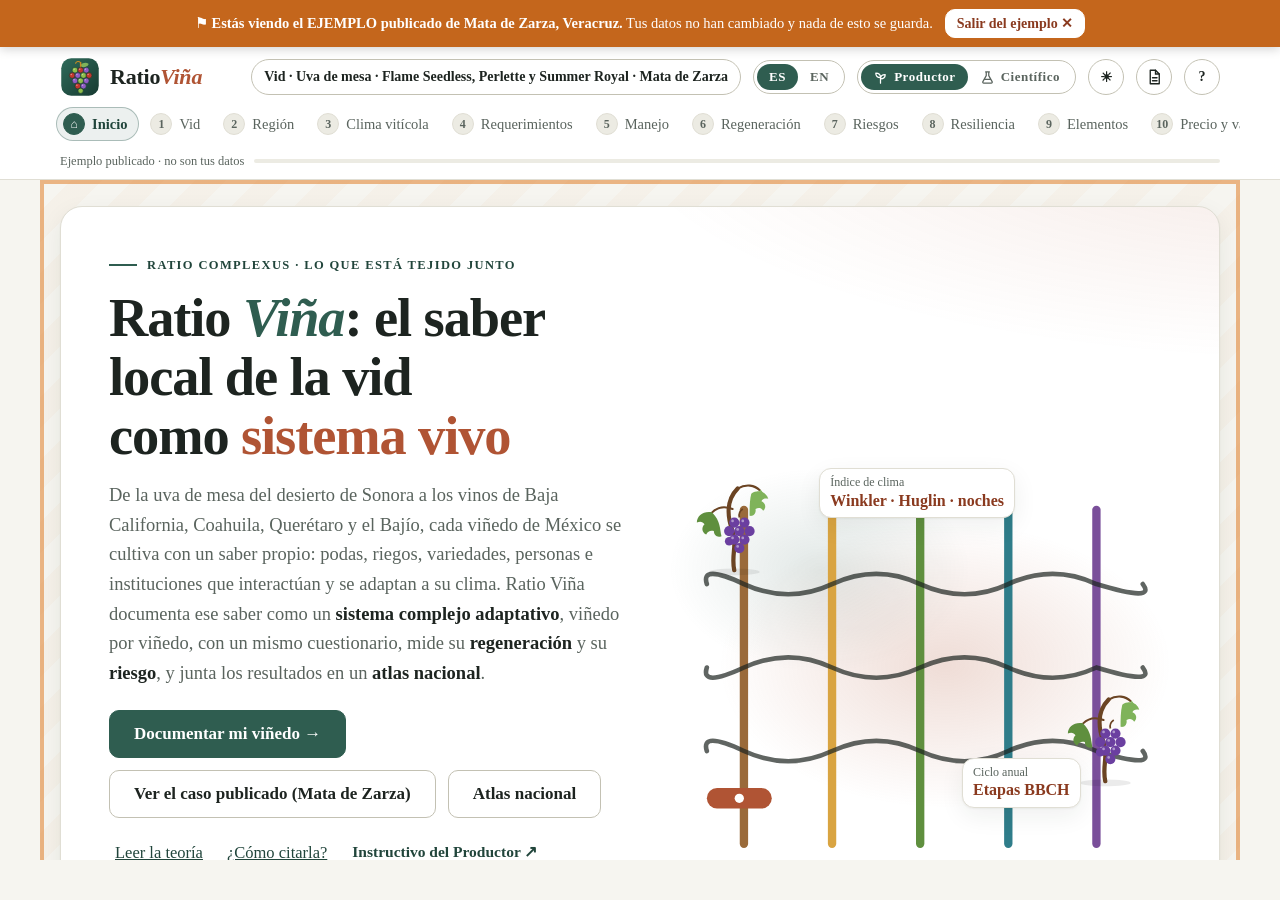
<file: instructivo/fuente/captura.html>
<!doctype html>
<html lang="es">
<head>
<meta charset="utf-8">
<title>captura</title>
<!-- Auxiliar para las capturas de los instructivos de Ratio Viña.
     Abre la app en un iframe (mismo origen), prepara el estado, se desplaza a una sección
     y dibuja marcas numeradas sobre los elementos indicados. Lo usa capturar.py con Edge sin interfaz.
     Parámetros: b (bloque) · v (prod|cien) · l (es|en) · h (alto) · w (ancho) · sel (selector al que desplazarse)
                 off (margen superior) · m (selectores de marcas separados por «|») · prep (preparaciones separadas por «,») · js (código extra) -->
<style>
html,body{margin:0;padding:0;background:#f6f5f0;overflow:hidden}
#app{border:0;display:block}
#capa{position:absolute;left:0;top:0;pointer-events:none}
.mk{position:absolute;border:3px solid #c0772b;border-radius:10px;box-shadow:0 0 0 3px rgba(255,255,255,.75)}
.mk b{position:absolute;left:-15px;top:-15px;width:28px;height:28px;border-radius:50%;background:#c0772b;color:#fff;font:700 15px/28px "Segoe UI",Arial,sans-serif;text-align:center;box-shadow:0 0 0 3px #fff}
</style>
</head>
<body>
<iframe id="app"></iframe>
<div id="capa"></div>
<script>
const P = new URLSearchParams(location.search);
const W = +(P.get('w') || 1280), H = +(P.get('h') || 860);
const app = document.getElementById('app'), capa = document.getElementById('capa');
app.width = W; app.height = H; capa.style.width = W + 'px'; capa.style.height = H + 'px';
try { localStorage.clear(); localStorage.setItem('vina_lang', P.get('l') || 'es'); localStorage.setItem('vina_modo', P.get('v') || 'prod'); localStorage.setItem('vina_tema', 'light'); } catch (e) {}
const espera = ms => new Promise(r => setTimeout(r, ms));
const PREP = {   // código que se ejecuta dentro de la app (S, LANG y las funciones de la app), después del caso base
  paso: "renderManejo.abierto=2;",
  noaplica: "S.pasoNoAplica={11:true};",
  actnueva: "renderManejo.abierto=2; window.__abrir=['.pacc[open] details.nueva','.pacc[open] details.nuevo-el'];",
  plantar: "renderManejo.abierto=4;",
  regenbase: "S.regenBase={fecha:'2025-03-01', IR:0.31, ind:[{id:'labranza',s:4},{id:'cobertura',s:1},{id:'diversidad',s:0},{id:'raices',s:2},{id:'animales',s:0},{id:'insumos',s:1},{id:'mo',s:1},{id:'saber',s:1}]}; S.regenMO={b:'1.6',a:'1.8'};",
  formulado: "S.formulado=true;",
  ejemplo: "window.__dialogo='ejemplo';",
  ayuda: "window.__dialogo='ayuda';",
  oscuro: "window.__oscuro=true;",
  clado_todos: "renderTablero.clado='todos';",
  precio_fin: "renderPrecios.cat='financieros';",
  precio_ins: "renderPrecios.cat='insumos';",
  riesgo_bio: "renderRiesgos.cat='bio';",
  vacio: "",
  mixto: "renderManejo.abierto=9;",
  sinconf: "['diversidad','raices','animales','insumos','mo','saber'].forEach(k=>{ delete S.regen[k]; });",
  parcial: "S.vidDestino='mesa'; S.edo='30'; PASOS.slice(0,6).forEach(p=>p.a.forEach(a=>{ manejoDe(p.n).resp[a[0]]='si'; })); S.regen={labranza:4,cobertura:2};",
  modoej: "entrarEjemplo(); S.bloque='tablero'; S.formulado=true;",
  atlasej: "localStorage.removeItem('vina_atlas'); atlasAgregar([resumenProyecto(estadoMataZarza(), 'Mojica-Zárate et al. (2026)', true)]);"
};
app.addEventListener('load', async () => {
  const w = app.contentWindow, d = app.contentDocument;
  const st = d.createElement('style');
  st.textContent = '*,*::before,*::after{animation:none!important;transition:none!important;caret-color:transparent}.aparece,main>*{opacity:1!important;transform:none!important}.dibuja,.clado .rama,.prosp-g .linea-p{stroke-dashoffset:0!important}.toast{display:none!important}';
  d.head.appendChild(st); d.documentElement.style.scrollBehavior = 'auto';
  await espera(400);
  // Caso resuelto: el caso publicado de Mata de Zarza (Mojica-Zárate et al., 2026) en modo ejemplo, con las sugerencias aceptadas.
  // Con «vacio» la captura muestra la app como la ve una persona nueva.
  const preps = (P.get('prep') || '').split(',').filter(Boolean), vacio = preps.includes('vacio');
  const base = vacio ? '' : "const _b=S.bloque; entrarEjemplo(); S.bloque=_b; regeneracion().ind.forEach(x=>{ if(x.sug!=null) S.regen[x.id]=x.sug; }); riesgos().L.forEach(x=>{ if(!S.riesgo[x.id]) S.riesgo[x.id]={p:x.sug.p,i:x.sug.i,ok:true}; }); S.revisado={elementos:true}; S.formulado=false;";
  const codigo = base + ';' + preps.map(k => PREP[k] || '').join(';') + ';' + (P.get('js') || '');
  try { w.eval(codigo + ';guardar(); render();'); } catch (e) { document.title = 'error: ' + e.message; }
  if (w.__oscuro) w.aplicarTema('dark'); else w.aplicarTema('light');
  await espera(300);
  (w.__abrir || []).forEach(s => { const x = d.querySelector(s); if (x) x.open = true; });
  if (w.__dialogo === 'ejemplo') { const b = d.querySelector('[data-ejemplo]'); if (b) w.abrirEjemplo(b.dataset.ejemplo); }
  if (w.__dialogo === 'ayuda') { const q = d.querySelector(P.get('q') || '.qh'); if (q) q.click(); }
  await espera(300);
  const sel = P.get('sel'), off = +(P.get('off') || 132);
  const ir = () => { if (sel) { const el = d.querySelector(sel); if (el) w.scrollTo({ top: Math.max(0, el.getBoundingClientRect().top + w.scrollY - off), left: 0, behavior: 'instant' }); } else w.scrollTo({ top: 0, left: 0, behavior: 'instant' }); d.querySelectorAll('.bar,main,.steps-nav').forEach(x => { if (x.scrollLeft && !x.matches('.steps-nav')) x.scrollLeft = 0; }); };
  ir(); await espera(250); ir();
  await espera(300);
  capa.innerHTML = '';
  (P.get('m') || '').split('|').filter(Boolean).forEach((s, i) => {
    const el = d.querySelector(s); if (!el) return;
    const r = el.getBoundingClientRect(), pad = 5;
    const mk = document.createElement('div'); mk.className = 'mk';
    mk.style.left = (r.left - pad) + 'px'; mk.style.top = (r.top - pad) + 'px'; mk.style.width = (r.width + 2 * pad) + 'px'; mk.style.height = (r.height + 2 * pad) + 'px';
    mk.innerHTML = `<b>${i + 1}</b>`; if (r.top - pad < 18) { const b = mk.querySelector('b'); b.style.top = 'auto'; b.style.bottom = '-15px'; } if (r.left - pad < 18) { mk.querySelector('b').style.left = '-4px'; } capa.appendChild(mk);
  });
  document.title = 'listo';
});
app.src = '../../index.html?v=' + Date.now() + '#' + (P.get('b') || 'inicio') + '/' + (P.get('v') || 'prod') + '/' + (P.get('l') || 'es');
</script>
</body>
</html>
</file>
